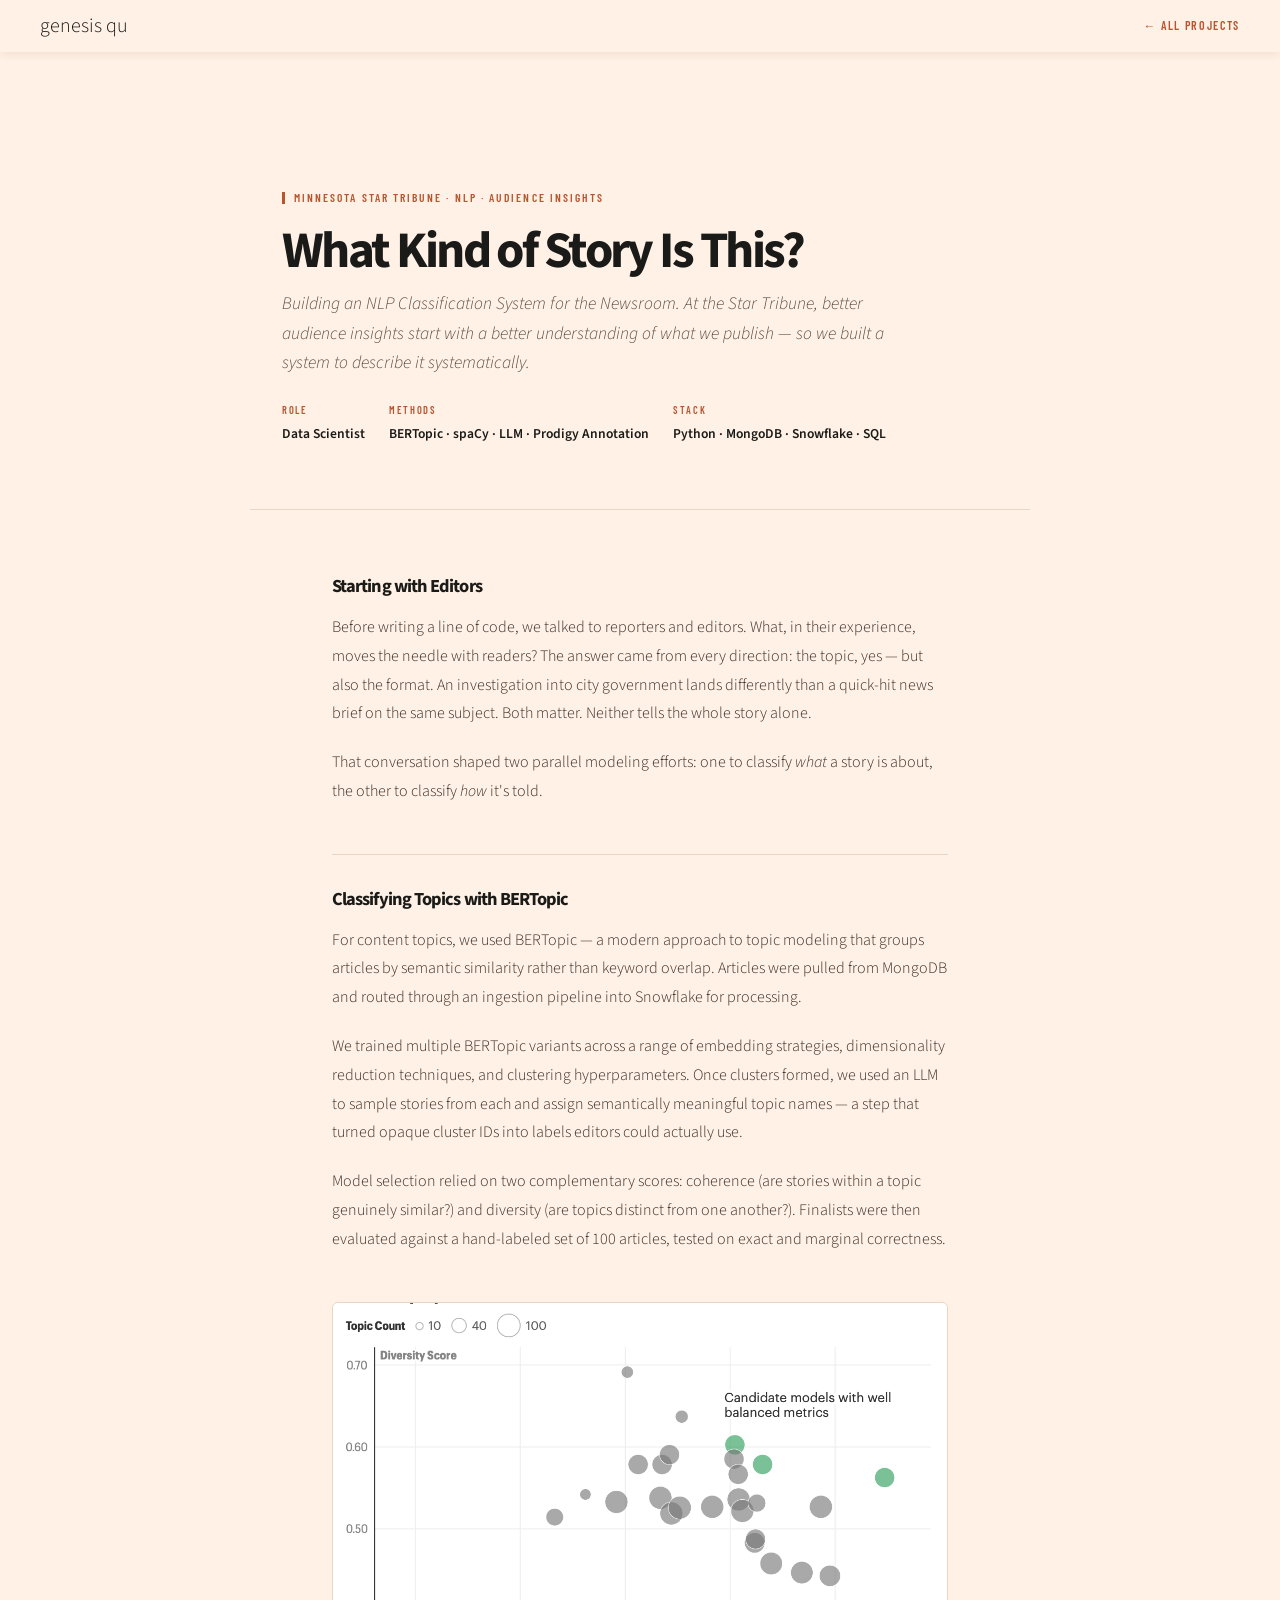
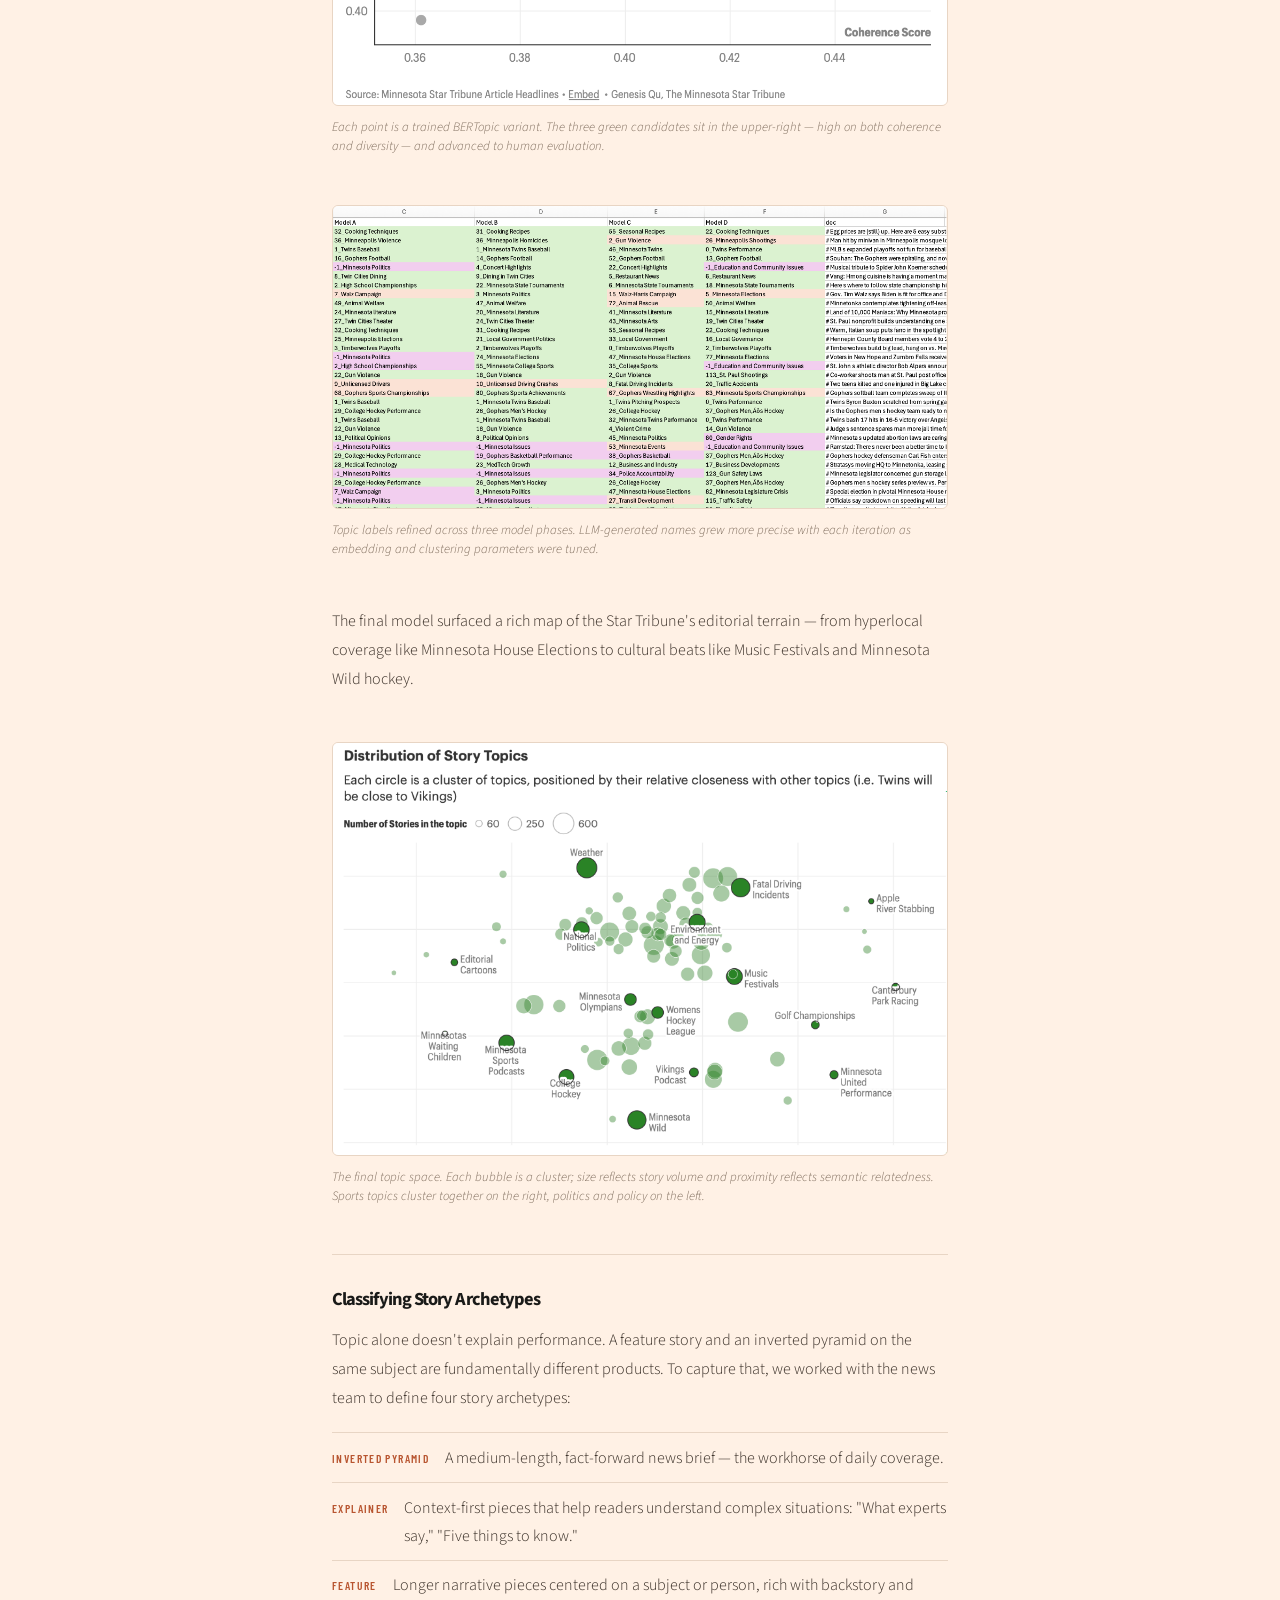
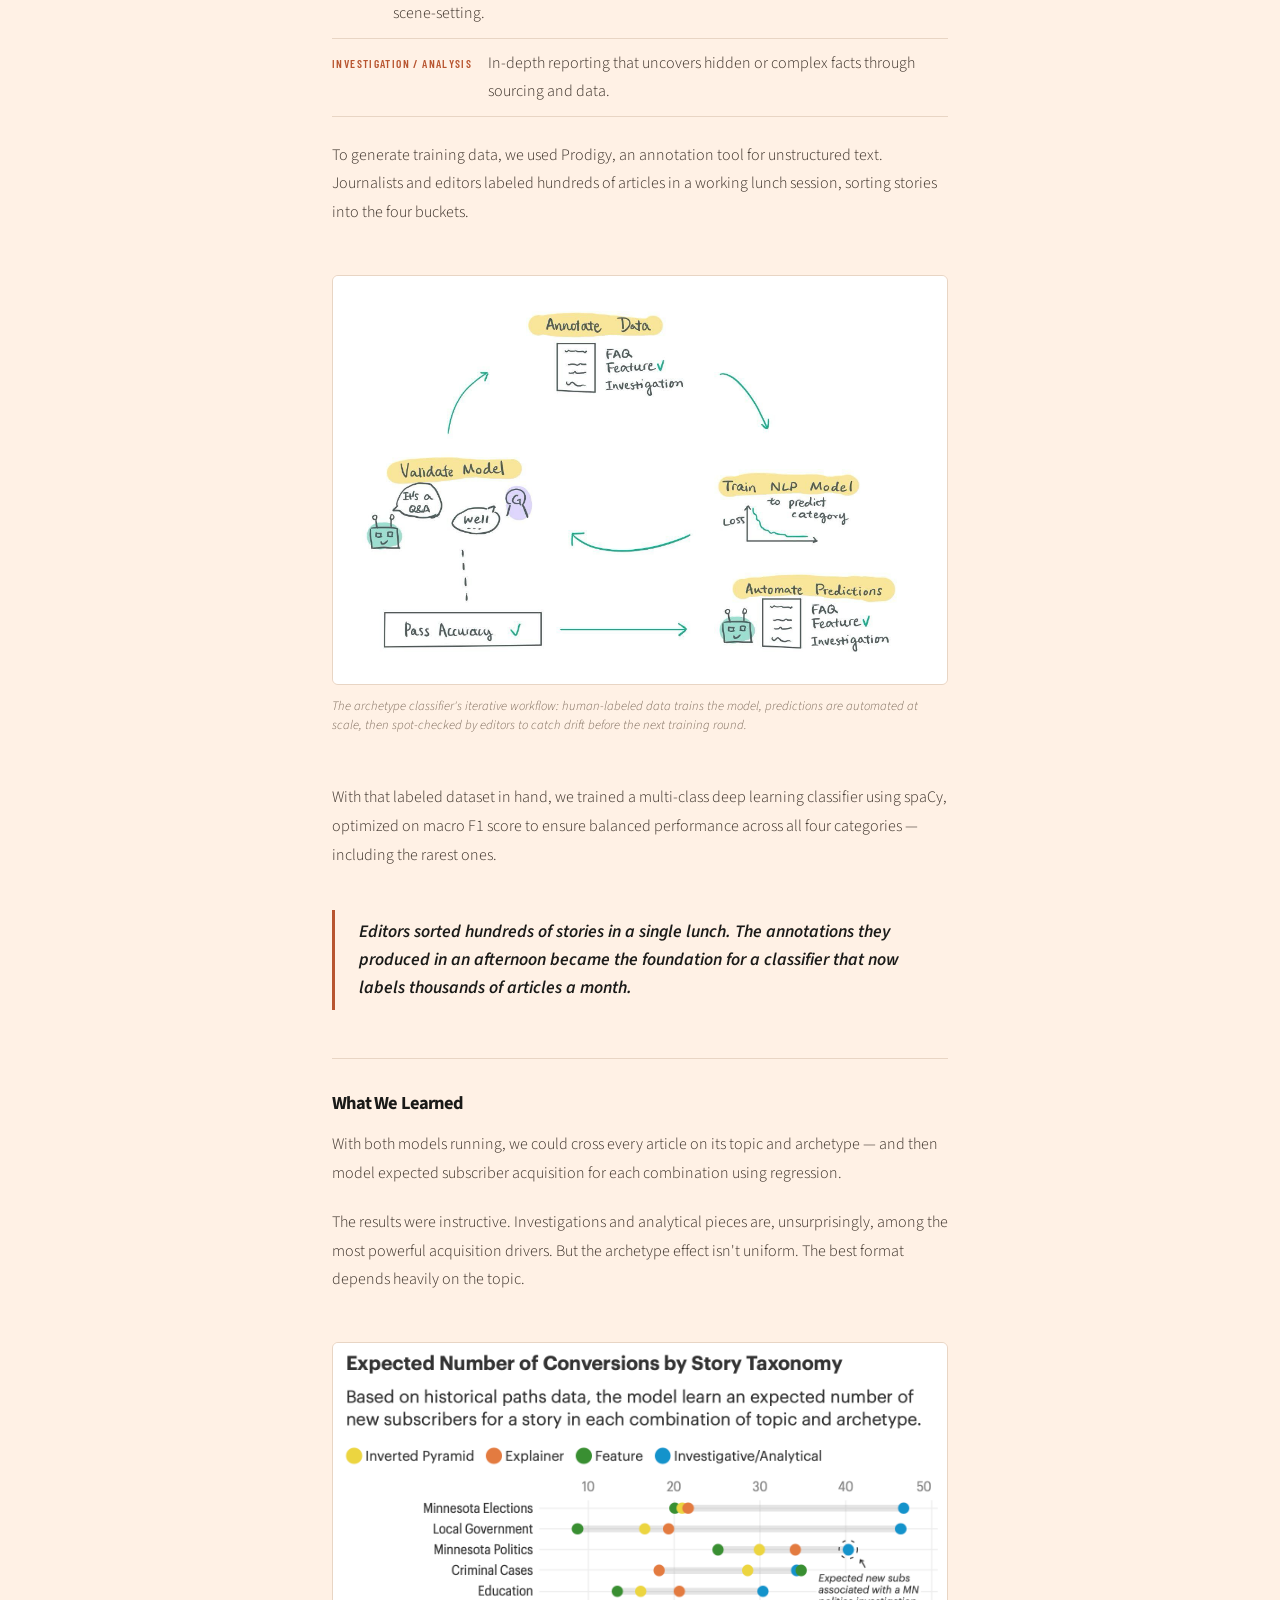
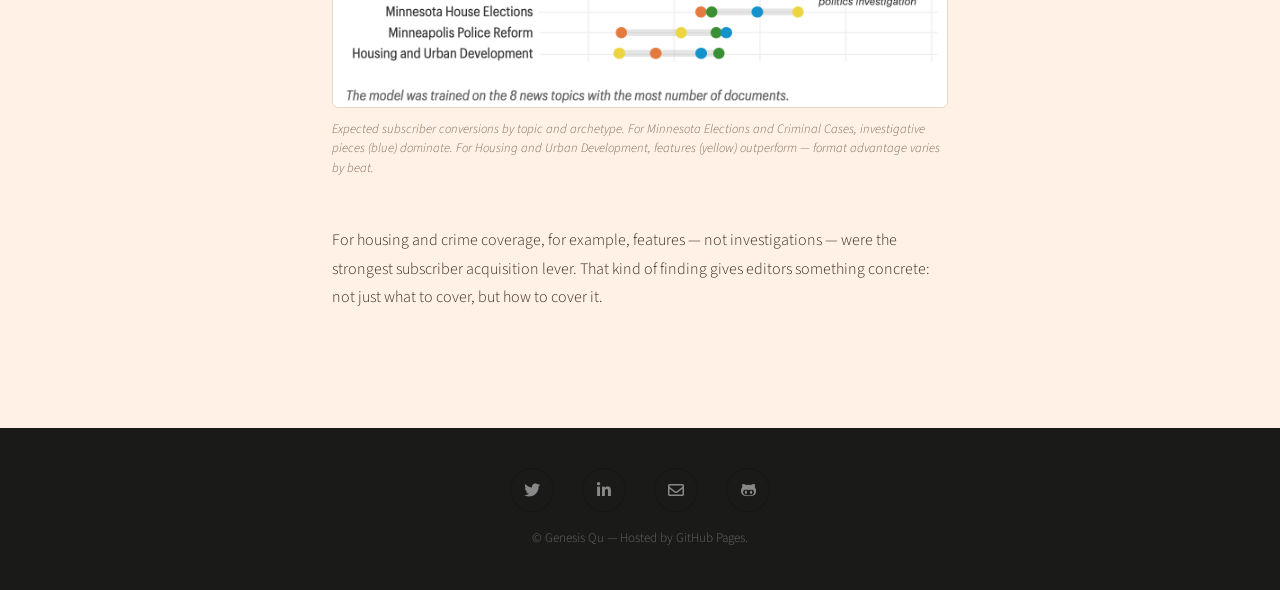
<file: projects/topic_archetypes.html>
<!DOCTYPE HTML>
<!--
    Story by HTML5 UP — customized for Genesis Qu
    html5up.net | @ajlkn | CCA 3.0 license
-->
<html>

<head>
    <title>What Kind of Story Is This? — Genesis Qu</title>
    <meta name="description"
        content="How the Minnesota Star Tribune built a two-part NLP system to classify both what stories are about and how they are told — and what that revealed about subscriber acquisition." />
    <link rel="shortcut icon" type="image/png" href="../images/bee.png" />
    <meta charset="utf-8" />
    <meta name="viewport" content="width=device-width, initial-scale=1, user-scalable=no" />
    <link rel="preconnect" href="https://fonts.googleapis.com" />
    <link rel="preconnect" href="https://fonts.gstatic.com" crossorigin />
    <link rel="stylesheet" href="https://fonts.googleapis.com/css2?family=Barlow+Condensed:wght@400;600&display=swap" />
    <link rel="stylesheet" href="../assets/css/main.css" />
    <link rel="stylesheet" href="../assets/css/custom.css" />
    <noscript>
        <link rel="stylesheet" href="../assets/css/noscript.css" />
    </noscript>

    <style>
        /* ── Case-study page overrides ── */

        .cs-nav {
            position: fixed;
            top: 0;
            left: 0;
            right: 0;
            z-index: 9999;
            background: rgba(255, 241, 229, 0.97);
            backdrop-filter: blur(10px);
            -webkit-backdrop-filter: blur(10px);
            box-shadow: 0 1px 10px rgba(80, 40, 10, 0.10);
            display: flex;
            align-items: center;
            justify-content: space-between;
            padding: 0 2.5rem;
            height: 52px;
        }

        .cs-nav .nav-brand {
            font-family: 'Source Sans Pro', sans-serif;
            font-weight: 300;
            font-size: 1.25rem;
            color: #1a1a18;
            text-decoration: none;
        }

        .cs-nav .back-link {
            font-family: 'Barlow Condensed', sans-serif;
            font-size: 0.75rem;
            font-weight: 600;
            letter-spacing: 0.14em;
            text-transform: uppercase;
            color: #b85530;
            text-decoration: none;
            border-bottom: 1px solid transparent;
            transition: border-color 0.2s;
        }

        .cs-nav .back-link:hover {
            border-bottom-color: #b85530;
        }

        body,
        #wrapper {
            background-color: #FFF1E5;
            padding-top: 52px;
        }

        /* Hero */
        .cs-hero {
            padding: 5rem 2rem 4rem;
            max-width: 780px;
            margin: 0 auto;
            border-bottom: 1px solid #e8d5c4;
        }

        .cs-hero .cs-kicker {
            font-family: 'Barlow Condensed', sans-serif;
            font-size: 0.72rem;
            font-weight: 600;
            letter-spacing: 0.18em;
            text-transform: uppercase;
            color: #b85530;
            border-left: 3px solid #b85530;
            padding-left: 0.55rem;
            display: inline-block;
            margin-bottom: 1.2rem;
            line-height: 1;
        }

        .cs-hero h1 {
            font-size: clamp(2rem, 5vw, 3.2rem);
            font-weight: 700;
            color: #1a1a18;
            line-height: 1.1;
            margin-bottom: 1.25rem;
        }

        .cs-hero .cs-dek {
            font-size: 1.1rem;
            color: #5c4e42;
            line-height: 1.7;
            max-width: 640px;
            margin-bottom: 1.5rem;
        }

        .cs-meta {
            display: flex;
            flex-wrap: wrap;
            gap: 1.5rem;
            margin-top: 1.5rem;
        }

        .cs-meta-item {
            display: flex;
            flex-direction: column;
            gap: 0.2rem;
        }

        .cs-meta-label {
            font-family: 'Barlow Condensed', sans-serif;
            font-size: 0.65rem;
            font-weight: 600;
            letter-spacing: 0.16em;
            text-transform: uppercase;
            color: #b85530;
        }

        .cs-meta-value {
            font-size: 0.85rem;
            color: #1a1a18;
            font-weight: 600;
        }

        /* Article body */
        .cs-body {
            max-width: 680px;
            margin: 0 auto;
            padding: 4rem 2rem 6rem;
        }

        .cs-body h2 {
            font-size: 1.15rem;
            font-weight: 700;
            color: #1a1a18;
            margin: 3rem 0 0.85rem;
            padding-top: 2rem;
            border-top: 1px solid #e8d5c4;
        }

        .cs-body h2:first-child {
            margin-top: 0;
            padding-top: 0;
            border-top: none;
        }

        .cs-body p {
            font-size: 1rem;
            line-height: 1.8;
            color: #3a3028;
            margin-bottom: 1.25rem;
        }

        /* Archetype list */
        .cs-body ul {
            margin: 1rem 0 1.5rem 0;
            padding: 0;
            list-style: none;
        }

        .cs-body ul li {
            font-size: 1rem;
            line-height: 1.75;
            color: #3a3028;
            padding: 0.65rem 0;
            border-bottom: 1px solid #e8d5c4;
            display: grid;
            grid-template-columns: max-content 1fr;
            gap: 1rem;
            align-items: baseline;
        }

        .cs-body ul li:first-child {
            border-top: 1px solid #e8d5c4;
        }

        .cs-body ul li strong {
            font-family: 'Barlow Condensed', sans-serif;
            font-size: 0.72rem;
            font-weight: 600;
            letter-spacing: 0.12em;
            text-transform: uppercase;
            color: #b85530;
            white-space: nowrap;
        }

        /* Figures */
        .cs-figure {
            margin: 3rem 0;
        }

        .cs-figure img {
            width: 100%;
            height: auto;
            display: block;
            border-radius: 6px;
            border: 1px solid #e8d5c4;
        }

        .cs-figure figcaption {
            margin-top: 0.75rem;
            font-size: 0.8rem;
            color: #7a6858;
            font-style: italic;
            line-height: 1.5;
        }

        /* Placeholder for missing image */
        .cs-figure-placeholder {
            background: #f5ece4;
            border: 1.5px dashed #d4b8a8;
            border-radius: 6px;
            display: flex;
            flex-direction: column;
            align-items: center;
            justify-content: center;
            min-height: 220px;
            text-align: center;
            padding: 2rem;
        }

        .cs-figure-placeholder p {
            font-family: 'Barlow Condensed', sans-serif;
            font-size: 0.75rem;
            font-weight: 600;
            letter-spacing: 0.12em;
            text-transform: uppercase;
            color: #b89080;
            margin: 0;
        }

        /* Pullquote */
        .cs-pullquote {
            border-left: 3px solid #b85530;
            margin: 2.5rem 0;
            padding: 0.5rem 0 0.5rem 1.5rem;
        }

        .cs-pullquote p {
            font-size: 1.1rem;
            font-weight: 600;
            color: #1a1a18;
            line-height: 1.6;
            font-style: italic;
            margin: 0;
        }

        /* Footer */
        .cs-footer {
            background: #1a1a18;
            padding: 2.5rem 2rem;
            text-align: center;
        }

        .cs-footer .icons {
            display: flex;
            justify-content: center;
            gap: 1rem;
            list-style: none;
            margin: 0 0 1rem;
            padding: 0;
        }

        .cs-footer .icons a {
            color: #888 !important;
            border-color: rgba(255, 255, 255, 0.12) !important;
            transition: color 0.2s, border-color 0.2s;
        }

        .cs-footer .icons a:hover {
            color: #fff !important;
            border-color: rgba(255, 255, 255, 0.4) !important;
        }

        .cs-footer p {
            color: #666;
            font-size: 0.82rem;
            margin: 0;
        }

        @media (max-width: 600px) {
            .cs-nav {
                padding: 0 1rem;
            }

            .cs-hero {
                padding: 4rem 1.25rem 3rem;
            }

            .cs-body {
                padding: 3rem 1.25rem 4rem;
            }
        }
    </style>
</head>

<body class="is-preload">

    <!-- ── Navigation ── -->
    <nav class="cs-nav">
        <a href="../index.html" class="nav-brand">genesis qu</a>
        <a href="../index.html#projects" class="back-link">&#8592; All Projects</a>
    </nav>

    <div id="wrapper">

        <!-- ── Hero ── -->
        <header class="cs-hero">
            <span class="cs-kicker">Minnesota Star Tribune · NLP · Audience Insights</span>
            <h1>What Kind of Story Is This?</h1>
            <p class="cs-dek">Building an NLP Classification System for the Newsroom. At the Star Tribune, better
                audience insights start with a better understanding of what we publish — so we built a system to
                describe it systematically.</p>
            <div class="cs-meta">
                <div class="cs-meta-item">
                    <span class="cs-meta-label">Role</span>
                    <span class="cs-meta-value">Data Scientist</span>
                </div>
                <div class="cs-meta-item">
                    <span class="cs-meta-label">Methods</span>
                    <span class="cs-meta-value">BERTopic · spaCy · LLM · Prodigy Annotation</span>
                </div>
                <div class="cs-meta-item">
                    <span class="cs-meta-label">Stack</span>
                    <span class="cs-meta-value">Python · MongoDB · Snowflake · SQL</span>
                </div>
            </div>
        </header>

        <!-- ── Article body ── -->
        <article class="cs-body">

            <h2>Starting with Editors</h2>
            <p>Before writing a line of code, we talked to reporters and editors. What, in their experience, moves the
                needle with readers? The answer came from every direction: the topic, yes — but also the format. An
                investigation into city government lands differently than a quick-hit news brief on the same subject.
                Both matter. Neither tells the whole story alone.</p>
            <p>That conversation shaped two parallel modeling efforts: one to classify <em>what</em> a story is about,
                the other to classify <em>how</em> it's told.</p>

            <h2>Classifying Topics with BERTopic</h2>
            <p>For content topics, we used BERTopic — a modern approach to topic modeling that groups articles by
                semantic similarity rather than keyword overlap. Articles were pulled from MongoDB and routed through an
                ingestion pipeline into Snowflake for processing.</p>

            <!-- <figure class="cs-figure">
                <div class="cs-figure-placeholder">
                    <p>Architecture diagram — BERTopic ingestion pipeline (coming soon)</p>
                </div>
                <figcaption>Articles flow from MongoDB through an ingestion pipeline into Snowflake, where they are
                    processed and passed to the BERTopic model.</figcaption>
            </figure> -->

            <p>We trained multiple BERTopic variants across a range of embedding strategies, dimensionality reduction
                techniques, and clustering hyperparameters. Once clusters formed, we used an LLM to sample stories from
                each and assign semantically meaningful topic names — a step that turned opaque cluster IDs into labels
                editors could actually use.</p>
            <p>Model selection relied on two complementary scores: coherence (are stories within a topic genuinely
                similar?) and diversity (are topics distinct from one another?). Finalists were then evaluated against a
                hand-labeled set of 100 articles, tested on exact and marginal correctness.</p>

            <figure class="cs-figure">
                <img src="../images/projects/topic-archetypes/diversity_coherence.png"
                    alt="Scatter plot of BERTopic model candidates plotted by coherence score on the x-axis and diversity score on the y-axis, with three well-balanced candidates highlighted in green" />
                <figcaption>Each point is a trained BERTopic variant. The three green candidates sit in the upper-right
                    — high on both coherence and diversity — and advanced to human evaluation.</figcaption>
            </figure>

            <figure class="cs-figure">
                <img src="../images/projects/topic-archetypes/model_comparison.png"
                    alt="Side-by-side table comparing topic labels generated by three model phases, showing how topic names evolved across iterations" />
                <figcaption>Topic labels refined across three model phases. LLM-generated names grew more precise with
                    each iteration as embedding and clustering parameters were tuned.</figcaption>
            </figure>

            <p>The final model surfaced a rich map of the Star Tribune's editorial terrain — from hyperlocal coverage
                like Minnesota House Elections to cultural beats like Music Festivals and Minnesota Wild hockey.</p>

            <figure class="cs-figure">
                <img src="../images/projects/topic-archetypes/topics.png"
                    alt="Bubble chart showing the distribution of story topics, where each circle represents a topic cluster, sized by number of stories and positioned by semantic relatedness" />
                <figcaption>The final topic space. Each bubble is a cluster; size reflects story volume and proximity
                    reflects semantic relatedness. Sports topics cluster together on the right, politics and policy on
                    the left.</figcaption>
            </figure>

            <h2>Classifying Story Archetypes</h2>
            <p>Topic alone doesn't explain performance. A feature story and an inverted pyramid on the same subject are
                fundamentally different products. To capture that, we worked with the news team to define four story
                archetypes:</p>

            <ul>
                <li><strong>Inverted Pyramid</strong>A medium-length, fact-forward news brief — the workhorse of daily
                    coverage.</li>
                <li><strong>Explainer</strong>Context-first pieces that help readers understand complex situations:
                    "What experts say," "Five things to know."</li>
                <li><strong>Feature</strong>Longer narrative pieces centered on a subject or person, rich with backstory
                    and scene-setting.</li>
                <li><strong>Investigation / Analysis</strong>In-depth reporting that uncovers hidden or complex facts
                    through sourcing and data.</li>
            </ul>

            <p>To generate training data, we used Prodigy, an annotation tool for unstructured text. Journalists and
                editors labeled hundreds of articles in a working lunch session, sorting stories into the four buckets.
            </p>

            <figure class="cs-figure">
                <img src="../images/projects/topic-archetypes/annotation_architecture.png"
                    alt="Hand-drawn circular diagram showing the four-stage ML workflow: annotate data, train NLP model, automate predictions, validate model" />
                <figcaption>The archetype classifier's iterative workflow: human-labeled data trains the model,
                    predictions are automated at scale, then spot-checked by editors to catch drift before the next
                    training round.</figcaption>
            </figure>

            <p>With that labeled dataset in hand, we trained a multi-class deep learning classifier using spaCy,
                optimized on macro F1 score to ensure balanced performance across all four categories — including the
                rarest ones.</p>

            <div class="cs-pullquote">
                <p>Editors sorted hundreds of stories in a single lunch. The annotations they produced in an afternoon
                    became the foundation for a classifier that now labels thousands of articles a month.</p>
            </div>

            <h2>What We Learned</h2>
            <p>With both models running, we could cross every article on its topic and archetype — and then model
                expected subscriber acquisition for each combination using regression.</p>
            <p>The results were instructive. Investigations and analytical pieces are, unsurprisingly, among the most
                powerful acquisition drivers. But the archetype effect isn't uniform. The best format depends heavily on
                the topic.</p>

            <figure class="cs-figure">
                <img src="../images/projects/topic-archetypes/model.png"
                    alt="Dot plot showing expected number of new subscriber conversions for stories broken down by topic on the y-axis and archetype shown as color-coded dots, revealing that investigative pieces on Minnesota politics are the strongest acquisition driver" />
                <figcaption>Expected subscriber conversions by topic and archetype. For Minnesota Elections and Criminal
                    Cases, investigative pieces (blue) dominate. For Housing and Urban Development, features (yellow)
                    outperform — format advantage varies by beat.</figcaption>
            </figure>

            <p>For housing and crime coverage, for example, features — not investigations — were the strongest
                subscriber acquisition lever. That kind of finding gives editors something concrete: not just what to
                cover, but how to cover it.</p>

        </article>

        <!-- ── Footer ── -->
        <footer class="cs-footer">
            <ul class="icons">
                <li><a href="https://twitter.com/QuGenesis" class="icon brands style2 fa-twitter" target="_blank"
                        rel="noopener"><span class="label">Twitter</span></a></li>
                <li><a href="https://www.linkedin.com/in/genesis-qu/" class="icon brands style2 fa-linkedin-in"
                        target="_blank" rel="noopener"><span class="label">LinkedIn</span></a></li>
                <li><a href="mailto:genesis.qu@duke.edu" class="icon style2 fa-envelope"><span
                            class="label">Email</span></a></li>
                <li><a href="https://github.com/qu-genesis" class="icon brands style2 fa-github-alt" target="_blank"
                        rel="noopener"><span class="label">GitHub</span></a></li>
            </ul>
            <p>&copy; Genesis Qu &mdash; Hosted by GitHub Pages.</p>
        </footer>

    </div>

    <!-- Scripts -->
    <script src="../assets/js/jquery.min.js"></script>
    <script src="../assets/js/jquery.scrollex.min.js"></script>
    <script src="../assets/js/jquery.scrolly.min.js"></script>
    <script src="../assets/js/browser.min.js"></script>
    <script src="../assets/js/breakpoints.min.js"></script>
    <script src="../assets/js/util.js"></script>
    <script src="../assets/js/main.js"></script>

</body>

</html>
</file>
<file: assets/css/custom.css>
/* =============================================
   Genesis Qu — Custom Portfolio Enhancements
   FT salmon background · terracotta & forest green
   ============================================= */

/* ── Palette ── */
:root {
  /* Page background: Financial Times signature salmon */
  --page-bg:       #FFF1E5;
  --nav-bg:        rgba(255,241,229,0.97);

  /* Ink */
  --ink:           #1a1a18;
  --ink-muted:     #5c4e42;

  /* Warm borders & surfaces */
  --border:        #e8d5c4;
  --surface:       #fdf5ee;

  /* Terracotta — primary accent */
  --accent:        #b85530;
  --accent-light:  #f5e0d4;
  --accent-dark:   #8a3d1f;

  /* Forest green — secondary accent */
  --green:         #2e5e35;
  --green-light:   #e4ede5;

  /* Nav */
  --nav-shadow:    0 1px 10px rgba(80,40,10,0.10);
  --card-radius:   8px;

  /* Project category colors — keep as-is (already varied + distinctive) */
  --cat-ml:        #2563eb;
  --cat-eng:       #0891b2;
  --cat-cv:        #ea580c;
  --cat-civic:     #16a34a;
  --cat-nlp:       #7c3aed;
  --cat-stats:     #c2410c;
  --cat-fullstack: #475569;

  --award-bg:      #fff8e6;
  --award-border:  #f0d070;
  --award-text:    #7a5c00;
}

/* ── Global background ── */
body,
#wrapper {
  background-color: var(--page-bg);
}

/* Cards, nav, wrappers that should be slightly off-white */
.wrapper.style1 {
  background-color: var(--page-bg) !important;
}

/* ──────────────────────────────
   STICKY NAVIGATION
────────────────────────────── */
#site-nav {
  position: fixed;
  top: 0; left: 0; right: 0;
  z-index: 9999;
  background: var(--nav-bg);
  backdrop-filter: blur(10px);
  -webkit-backdrop-filter: blur(10px);
  box-shadow: var(--nav-shadow);
  display: flex;
  align-items: center;
  justify-content: space-between;
  padding: 0 2.5rem;
  height: 52px;
  transition: transform 0.28s ease;
}

#site-nav.nav-hidden { transform: translateY(-100%); }

/* Logo: lowercase, same casual feel as "hello world" */
#site-nav .nav-brand {
  font-family: 'Source Sans Pro', sans-serif;
  font-weight: 300;
  font-size: 1.25rem;
  color: var(--ink);
  text-decoration: none;
  letter-spacing: 0.01em;
  line-height: 1;
}

#site-nav ul {
  list-style: none;
  margin: 0; padding: 0;
  display: flex;
  gap: 2rem;
}

#site-nav ul li a {
  font-size: 0.73rem;
  font-weight: 600;
  letter-spacing: 0.1em;
  text-transform: uppercase;
  color: var(--ink-muted);
  text-decoration: none;
  transition: color 0.2s;
  padding-bottom: 2px;
  border-bottom: 2px solid transparent;
}

#site-nav ul li a:hover,
#site-nav ul li a.active {
  color: var(--ink);
  border-bottom-color: var(--accent);
}

/* Push content below nav */
#wrapper { padding-top: 52px; }

/* ──────────────────────────────
   HERO
────────────────────────────── */
.banner.fullscreen {
  min-height: calc(100vh - 52px);
}

.banner .image img {
  object-fit: cover;
  object-position: center top;
  width: 100%;
  height: 100%;
}

/* Section eyebrow — left-rule label */
.section-eyebrow {
  display: inline-block;
  font-size: 0.68rem;
  font-weight: 700;
  letter-spacing: 0.18em;
  text-transform: uppercase;
  color: var(--accent);
  border-left: 3px solid var(--accent);
  padding-left: 0.55rem;
  margin-bottom: 0.85rem;
  line-height: 1;
}

/* Blinking cursor */
.typing-cursor {
  display: inline-block;
  width: 3px;
  height: 0.85em;
  background: var(--accent);
  margin-left: 4px;
  vertical-align: middle;
  animation: blink 1s step-end infinite;
}
@keyframes blink { 0%,100%{opacity:1} 50%{opacity:0} }

/* ──────────────────────────────
   TIMELINE
────────────────────────────── */
.timeline {
  position: relative;
  max-width: 800px;
  margin: 3rem auto 4rem;
  padding: 8rem 2rem 6rem;
  /* Gradient fade: text dissolves into the FT salmon background at top and bottom */
  -webkit-mask-image: linear-gradient(
    to bottom,
    transparent 0%,
    black 12%,
    black 88%,
    transparent 100%
  );
  mask-image: linear-gradient(
    to bottom,
    transparent 0%,
    black 12%,
    black 88%,
    transparent 100%
  );
}

.timeline::before {
  content: '';
  position: absolute;
  left: 50%;
  top: 0; bottom: 0;
  width: 2px;
  background: var(--border);
  transform: translateX(-50%);
}

.tl-item {
  position: relative;
  display: grid;
  grid-template-columns: 1fr 44px 1fr;
  align-items: start;
  margin-bottom: 3rem;
  opacity: 0;
  transform: translateY(18px);
  transition: opacity 0.5s ease, transform 0.5s ease;
}

.tl-item.tl-visible { opacity: 1; transform: translateY(0); }
.tl-item.tl-hidden  { opacity: 0; transform: translateY(18px); }

/* Odd: content left, dot center */
.tl-item .tl-dot     { grid-column: 2; grid-row: 1; }
.tl-item .tl-content { grid-column: 1; grid-row: 1; text-align: right; padding-right: 1.5rem; }

/* Even: dot center, content right */
.tl-item:nth-child(even) .tl-content {
  grid-column: 3;
  grid-row: 1;
  text-align: left;
  padding-left: 1.5rem;
  padding-right: 0;
}

.tl-dot {
  display: flex;
  align-items: flex-start;
  justify-content: center;
  padding-top: 0.15rem;
  z-index: 1;
}

.tl-dot span {
  display: flex;
  align-items: center;
  justify-content: center;
  width: 36px;
  height: 36px;
  border-radius: 50%;
  background: var(--accent-light);
  color: var(--accent);
  font-size: 0.85rem;
  border: 2px solid var(--page-bg);
  box-shadow: 0 0 0 2px var(--border);
  flex-shrink: 0;
}

.tl-content {
  padding: 0 0.25rem;
}

.tl-label {
  display: inline-block;
  font-size: 0.65rem;
  font-weight: 700;
  letter-spacing: 0.14em;
  text-transform: uppercase;
  color: var(--accent);
  border-left: 2px solid var(--accent);
  padding-left: 0.4rem;
  margin-bottom: 0.35rem;
  line-height: 1;
}

.tl-content h3 {
  font-size: 0.95rem;
  font-weight: 600;
  color: var(--ink);
  margin-bottom: 0.4rem;
  line-height: 1.3;
}

.tl-content p {
  font-size: 0.82rem;
  color: var(--ink-muted);
  line-height: 1.6;
  margin: 0;
}

.tl-content a { color: var(--accent); }

/* Mobile */
@media (max-width: 600px) {
  .timeline { padding: 0 1rem; }
  .timeline::before { left: 20px; transform: none; }
  .tl-item { grid-template-columns: 44px 1fr; margin-bottom: 2rem; }
  .tl-item .tl-dot,
  .tl-item:nth-child(even) .tl-dot     { grid-column: 1; }
  .tl-item .tl-content,
  .tl-item:nth-child(even) .tl-content { grid-column: 2; grid-row: 1; text-align: left; padding-left: 1rem; padding-right: 0; }
}

/* ──────────────────────────────
   PROJECTS — SECTION
────────────────────────────── */
#projects {
  padding: 5rem 2rem 0;
  max-width: 1160px;
  margin: 0 auto;
}

.projects-header {
  text-align: left;
  margin-bottom: 2rem;
  padding-bottom: 1.5rem;
  border-bottom: 1px solid var(--border);
}

.projects-header h2 {
  font-size: clamp(1.8rem, 3vw, 2.4rem);
  font-weight: 700;
  color: var(--ink);
  margin-bottom: 0.5rem;
  line-height: 1.2;
}

.projects-header p {
  color: var(--ink-muted);
  max-width: 540px;
  font-size: 0.92rem;
  line-height: 1.7;
}

/* ── Filter bar — narrow, bespoke Barlow Condensed ── */
.filter-bar {
  display: flex;
  flex-wrap: wrap;
  gap: 0.4rem;
  margin-bottom: 2.5rem;
}

.filter-btn {
  font-family: 'Barlow Condensed', sans-serif;
  font-size: 0.78rem;
  font-weight: 600;
  letter-spacing: 0.16em;
  text-transform: uppercase;
  padding: 0.38rem 1.1rem;
  border-radius: 2px;
  border: 1px solid var(--border);
  background: transparent;
  color: var(--ink-muted);
  cursor: pointer;
  transition: all 0.15s ease;
  user-select: none;
  line-height: 1.4;
}

.filter-btn:hover {
  border-color: var(--accent);
  color: var(--accent);
  background: var(--accent-light);
}

/* All button: terracotta fill when active */
.filter-btn[data-filter="all"].active {
  background: var(--accent);
  border-color: var(--accent);
  color: #fff;
}

/* Category active states — keep original card colors */
.filter-btn[data-filter="ml"].active        { background: var(--cat-ml);        border-color: var(--cat-ml);        color: #fff; }
.filter-btn[data-filter="eng"].active       { background: var(--cat-eng);       border-color: var(--cat-eng);       color: #fff; }
.filter-btn[data-filter="cv"].active        { background: var(--cat-cv);        border-color: var(--cat-cv);        color: #fff; }
.filter-btn[data-filter="civic"].active     { background: var(--cat-civic);     border-color: var(--cat-civic);     color: #fff; }
.filter-btn[data-filter="nlp"].active       { background: var(--cat-nlp);       border-color: var(--cat-nlp);       color: #fff; }
.filter-btn[data-filter="stats"].active     { background: var(--cat-stats);     border-color: var(--cat-stats);     color: #fff; }
.filter-btn[data-filter="fullstack"].active { background: var(--cat-fullstack); border-color: var(--cat-fullstack); color: #fff; }

/* ── Projects grid ── */
.projects-grid {
  display: grid;
  grid-template-columns: repeat(3, 1fr);
  gap: 1.4rem;
  padding-bottom: 5rem;
}

@media (max-width: 960px) { .projects-grid { grid-template-columns: repeat(2,1fr); } }
@media (max-width: 580px) { .projects-grid { grid-template-columns: 1fr; } #projects { padding: 3rem 1rem 0; } }

.project-card.hidden { display: none; }

/* ── Project card ── */
.project-card {
  background: #fffaf6;
  border: 1px solid var(--border);
  border-top: 4px solid var(--cat-color, var(--accent));
  border-radius: var(--card-radius);
  overflow: hidden;
  display: flex;
  flex-direction: column;
  transition: box-shadow 0.25s ease, transform 0.25s ease;
}

.project-card:hover {
  box-shadow: 0 10px 32px rgba(100,50,20,0.12);
  transform: translateY(-4px);
}

.project-card[data-cat="ml"]        { --cat-color: var(--cat-ml); }
.project-card[data-cat="eng"]       { --cat-color: var(--cat-eng); }
.project-card[data-cat="cv"]        { --cat-color: var(--cat-cv); }
.project-card[data-cat="civic"]     { --cat-color: var(--cat-civic); }
.project-card[data-cat="nlp"]       { --cat-color: var(--cat-nlp); }
.project-card[data-cat="stats"]     { --cat-color: var(--cat-stats); }
.project-card[data-cat="fullstack"] { --cat-color: var(--cat-fullstack); }

.project-card__img {
  width: 100%;
  height: 170px;
  object-fit: cover;
  display: block;
  background: var(--surface);
}

.project-card__body {
  padding: 1.1rem 1.2rem 0.8rem;
  flex: 1;
  display: flex;
  flex-direction: column;
}

.project-card__category {
  font-family: 'Barlow Condensed', sans-serif;
  font-size: 0.7rem;
  font-weight: 600;
  letter-spacing: 0.16em;
  text-transform: uppercase;
  color: var(--cat-color, var(--accent));
  margin-bottom: 0.4rem;
}

.project-card__award {
  display: inline-flex;
  align-items: center;
  gap: 0.3rem;
  background: var(--award-bg);
  color: var(--award-text);
  border: 1px solid var(--award-border);
  font-size: 0.65rem;
  font-weight: 600;
  padding: 0.22rem 0.55rem;
  border-radius: 4px;
  margin-bottom: 0.55rem;
  width: fit-content;
}
.project-card__award::before { content: '🏆'; font-size: 0.75rem; }

.project-card__title {
  font-size: 0.97rem;
  font-weight: 700;
  color: var(--ink);
  line-height: 1.35;
  margin-bottom: 0.55rem;
}

.project-card__desc {
  font-size: 0.82rem;
  color: var(--ink-muted);
  line-height: 1.65;
  flex: 1;
  margin-bottom: 0.9rem;
}

.tech-tags {
  display: flex;
  flex-wrap: wrap;
  gap: 0.35rem;
  margin-bottom: 0.9rem;
}

.tech-tag {
  font-family: 'Barlow Condensed', sans-serif;
  font-size: 0.68rem;
  font-weight: 600;
  letter-spacing: 0.06em;
  text-transform: uppercase;
  padding: 0.2rem 0.5rem;
  border-radius: 2px;
  background: var(--accent-light);
  color: var(--accent-dark);
  border: 1px solid #e0c0ae;
}

.project-card__actions {
  display: flex;
  gap: 0.5rem;
  flex-wrap: wrap;
  padding: 0.7rem 1.2rem 1rem;
  border-top: 1px solid var(--border);
}

/* Bespoke card buttons — narrow Barlow Condensed */
.card-btn {
  font-family: 'Barlow Condensed', sans-serif;
  font-size: 0.78rem;
  font-weight: 600;
  letter-spacing: 0.14em;
  text-transform: uppercase;
  padding: 0.35rem 0.9rem;
  border-radius: 2px;
  text-decoration: none;
  transition: background 0.15s, color 0.15s, border-color 0.15s;
  border: 1px solid var(--border);
  color: var(--ink-muted);
  background: transparent;
}

.card-btn:hover {
  border-color: var(--ink);
  color: var(--ink);
  background: transparent;
}

.card-btn.primary {
  background: var(--accent);
  border-color: var(--accent);
  color: #fff;
}

.card-btn.primary:hover {
  background: var(--accent-dark);
  border-color: var(--accent-dark);
}

/* ──────────────────────────────
   JOURNALISM
────────────────────────────── */
#journalism { background: var(--surface); }
.gallery article .caption h3 { font-size: 0.92rem; font-weight: 600; }

/* ──────────────────────────────
   FOOTER
────────────────────────────── */
footer.wrapper { background: var(--ink); color: #ccc; }
footer.wrapper p { color: #777; font-size: 0.82rem; }
footer.wrapper .icons a       { color: #888 !important; border-color: rgba(255,255,255,0.12) !important; transition: color 0.2s, border-color 0.2s; }
footer.wrapper .icons a:hover { color: #fff !important; border-color: rgba(255,255,255,0.4) !important; }

/* ──────────────────────────────
   UTILITY
────────────────────────────── */
.section-divider {
  border: none;
  height: 1px;
  background: linear-gradient(to right, transparent, var(--border), transparent);
  margin: 0 auto;
  max-width: 640px;
}

/* Responsive nav */
@media (max-width: 640px) {
  #site-nav { padding: 0 1rem; }
  #site-nav ul { gap: 1rem; }
  #site-nav ul li a { font-size: 0.68rem; }
}
@media (max-width: 420px) { #site-nav ul { display: none; } }
</file>
<file: assets/css/noscript.css>
/*
	Story by HTML5 UP
	html5up.net | @ajlkn
	Free for personal and commercial use under the CCA 3.0 license (html5up.net/license)
*/

/* Banner (transitions) */

	.banner.onload-content-fade-up .content {
		-moz-transition: none;
		-webkit-transition: none;
		-ms-transition: none;
		transition: none;
	}

	body.is-preload .banner.onload-content-fade-up .content {
		-moz-transform: none;
		-webkit-transform: none;
		-ms-transform: none;
		transform: none;
		opacity: 1;
	}

	.banner.onload-content-fade-down .content {
		-moz-transition: none;
		-webkit-transition: none;
		-ms-transition: none;
		transition: none;
	}

	body.is-preload .banner.onload-content-fade-down .content {
		-moz-transform: none;
		-webkit-transform: none;
		-ms-transform: none;
		transform: none;
		opacity: 1;
	}

	.banner.onload-content-fade-left .content {
		-moz-transition: none;
		-webkit-transition: none;
		-ms-transition: none;
		transition: none;
	}

	body.is-preload .banner.onload-content-fade-left .content {
		-moz-transform: none;
		-webkit-transform: none;
		-ms-transform: none;
		transform: none;
		opacity: 1;
	}

	.banner.onload-content-fade-right .content {
		-moz-transition: none;
		-webkit-transition: none;
		-ms-transition: none;
		transition: none;
	}

	body.is-preload .banner.onload-content-fade-right .content {
		-moz-transform: none;
		-webkit-transform: none;
		-ms-transform: none;
		transform: none;
		opacity: 1;
	}

	.banner.onload-content-fade-in .content {
		-moz-transition: none;
		-webkit-transition: none;
		-ms-transition: none;
		transition: none;
	}

	body.is-preload .banner.onload-content-fade-in .content {
		-moz-transform: none;
		-webkit-transform: none;
		-ms-transform: none;
		transform: none;
		opacity: 1;
	}

	.banner.onload-image-fade-up .image {
		-moz-transition: none;
		-webkit-transition: none;
		-ms-transition: none;
		transition: none;
	}

		.banner.onload-image-fade-up .image img {
			-moz-transition: none;
			-webkit-transition: none;
			-ms-transition: none;
			transition: none;
		}

	body.is-preload .banner.onload-image-fade-up .image {
		-moz-transform: none;
		-webkit-transform: none;
		-ms-transform: none;
		transform: none;
		opacity: 1;
	}

		body.is-preload .banner.onload-image-fade-up .image img {
			opacity: 1;
		}

	.banner.onload-image-fade-down .image {
		-moz-transition: none;
		-webkit-transition: none;
		-ms-transition: none;
		transition: none;
	}

		.banner.onload-image-fade-down .image img {
			-moz-transition: none;
			-webkit-transition: none;
			-ms-transition: none;
			transition: none;
		}

	body.is-preload .banner.onload-image-fade-down .image {
		-moz-transform: none;
		-webkit-transform: none;
		-ms-transform: none;
		transform: none;
		opacity: 1;
	}

		body.is-preload .banner.onload-image-fade-down .image img {
			opacity: 1;
		}

	.banner.onload-image-fade-left .image {
		-moz-transition: none;
		-webkit-transition: none;
		-ms-transition: none;
		transition: none;
	}

		.banner.onload-image-fade-left .image img {
			-moz-transition: none;
			-webkit-transition: none;
			-ms-transition: none;
			transition: none;
		}

	body.is-preload .banner.onload-image-fade-left .image {
		-moz-transform: none;
		-webkit-transform: none;
		-ms-transform: none;
		transform: none;
		opacity: 1;
	}

		body.is-preload .banner.onload-image-fade-left .image img {
			opacity: 1;
		}

	.banner.onload-image-fade-right .image {
		-moz-transition: none;
		-webkit-transition: none;
		-ms-transition: none;
		transition: none;
	}

		.banner.onload-image-fade-right .image img {
			-moz-transition: none;
			-webkit-transition: none;
			-ms-transition: none;
			transition: none;
		}

	body.is-preload .banner.onload-image-fade-right .image {
		-moz-transform: none;
		-webkit-transform: none;
		-ms-transform: none;
		transform: none;
		opacity: 1;
	}

		body.is-preload .banner.onload-image-fade-right .image img {
			opacity: 1;
		}

	.banner.onload-image-fade-in .image img {
		-moz-transition: none;
		-webkit-transition: none;
		-ms-transition: none;
		transition: none;
	}

	body.is-preload .banner.onload-image-fade-in .image img {
		opacity: 1;
	}

	.banner.onscroll-content-fade-up .content {
		-moz-transition: none;
		-webkit-transition: none;
		-ms-transition: none;
		transition: none;
	}

	.banner.onscroll-content-fade-up.is-inactive .content {
		-moz-transform: none;
		-webkit-transform: none;
		-ms-transform: none;
		transform: none;
		opacity: 1;
	}

	.banner.onscroll-content-fade-down .content {
		-moz-transition: none;
		-webkit-transition: none;
		-ms-transition: none;
		transition: none;
	}

	.banner.onscroll-content-fade-down.is-inactive .content {
		-moz-transform: none;
		-webkit-transform: none;
		-ms-transform: none;
		transform: none;
		opacity: 1;
	}

	.banner.onscroll-content-fade-left .content {
		-moz-transition: none;
		-webkit-transition: none;
		-ms-transition: none;
		transition: none;
	}

	.banner.onscroll-content-fade-left.is-inactive .content {
		-moz-transform: none;
		-webkit-transform: none;
		-ms-transform: none;
		transform: none;
		opacity: 1;
	}

	.banner.onscroll-content-fade-right .content {
		-moz-transition: none;
		-webkit-transition: none;
		-ms-transition: none;
		transition: none;
	}

	.banner.onscroll-content-fade-right.is-inactive .content {
		-moz-transform: none;
		-webkit-transform: none;
		-ms-transform: none;
		transform: none;
		opacity: 1;
	}

	.banner.onscroll-content-fade-in .content {
		-moz-transition: none;
		-webkit-transition: none;
		-ms-transition: none;
		transition: none;
	}

	.banner.onscroll-content-fade-in.is-inactive .content {
		-moz-transform: none;
		-webkit-transform: none;
		-ms-transform: none;
		transform: none;
		opacity: 1;
	}

	.banner.onscroll-image-fade-up .image {
		-moz-transition: none;
		-webkit-transition: none;
		-ms-transition: none;
		transition: none;
	}

		.banner.onscroll-image-fade-up .image img {
			-moz-transition: none;
			-webkit-transition: none;
			-ms-transition: none;
			transition: none;
		}

	.banner.onscroll-image-fade-up.is-inactive .image {
		-moz-transform: none;
		-webkit-transform: none;
		-ms-transform: none;
		transform: none;
		opacity: 1;
	}

		.banner.onscroll-image-fade-up.is-inactive .image img {
			opacity: 1;
		}

	.banner.onscroll-image-fade-down .image {
		-moz-transition: none;
		-webkit-transition: none;
		-ms-transition: none;
		transition: none;
	}

		.banner.onscroll-image-fade-down .image img {
			-moz-transition: none;
			-webkit-transition: none;
			-ms-transition: none;
			transition: none;
		}

	.banner.onscroll-image-fade-down.is-inactive .image {
		-moz-transform: none;
		-webkit-transform: none;
		-ms-transform: none;
		transform: none;
		opacity: 1;
	}

		.banner.onscroll-image-fade-down.is-inactive .image img {
			opacity: 1;
		}

	.banner.onscroll-image-fade-left .image {
		-moz-transition: none;
		-webkit-transition: none;
		-ms-transition: none;
		transition: none;
	}

		.banner.onscroll-image-fade-left .image img {
			-moz-transition: none;
			-webkit-transition: none;
			-ms-transition: none;
			transition: none;
		}

	.banner.onscroll-image-fade-left.is-inactive .image {
		-moz-transform: none;
		-webkit-transform: none;
		-ms-transform: none;
		transform: none;
		opacity: 1;
	}

		.banner.onscroll-image-fade-left.is-inactive .image img {
			opacity: 1;
		}

	.banner.onscroll-image-fade-right .image {
		-moz-transition: none;
		-webkit-transition: none;
		-ms-transition: none;
		transition: none;
	}

		.banner.onscroll-image-fade-right .image img {
			-moz-transition: none;
			-webkit-transition: none;
			-ms-transition: none;
			transition: none;
		}

	.banner.onscroll-image-fade-right.is-inactive .image {
		-moz-transform: none;
		-webkit-transform: none;
		-ms-transform: none;
		transform: none;
		opacity: 1;
	}

		.banner.onscroll-image-fade-right.is-inactive .image img {
			opacity: 1;
		}

	.banner.onscroll-image-fade-in .image img {
		-moz-transition: none;
		-webkit-transition: none;
		-ms-transition: none;
		transition: none;
	}

	.banner.onscroll-image-fade-in.is-inactive .image img {
		opacity: 1;
	}
</file>
<file: assets/css/main.css>
@import url(fontawesome-all.min.css);
@import url("https://fonts.googleapis.com/css?family=Source+Sans+Pro:300,300i,400,400i");

/*
	Story by HTML5 UP
	html5up.net | @ajlkn
	Free for personal and commercial use under the CCA 3.0 license (html5up.net/license)
*/

html, body, div, span, applet, object,
iframe, h1, h2, h3, h4, h5, h6, p, blockquote,
pre, a, abbr, acronym, address, big, cite,
code, del, dfn, em, img, ins, kbd, q, s, samp,
small, strike, strong, sub, sup, tt, var, b,
u, i, center, dl, dt, dd, ol, ul, li, fieldset,
form, label, legend, table, caption, tbody,
tfoot, thead, tr, th, td, article, aside,
canvas, details, embed, figure, figcaption,
footer, header, hgroup, menu, nav, output, ruby,
section, summary, time, mark, audio, video {
	margin: 0;
	padding: 0;
	border: 0;
	font-size: 100%;
	font: inherit;
	vertical-align: baseline;}

article, aside, details, figcaption, figure,
footer, header, hgroup, menu, nav, section {
	display: block;}

body {
	line-height: 1;
}

ol, ul {
	list-style: none;
}

blockquote, q {
	quotes: none;
}

	blockquote:before, blockquote:after, q:before, q:after {
		content: '';
		content: none;
	}

table {
	border-collapse: collapse;
	border-spacing: 0;
}

body {
	-webkit-text-size-adjust: none;
}

mark {
	background-color: transparent;
	color: inherit;
}

input::-moz-focus-inner {
	border: 0;
	padding: 0;
}

input, select, textarea {
	-moz-appearance: none;
	-webkit-appearance: none;
	-ms-appearance: none;
	appearance: none;
}

/* Basic */

	@-ms-viewport {
		width: device-width;
	}

	body {
		-ms-overflow-style: scrollbar;
	}

	@media screen and (max-width: 480px) {

		html, body {
			min-width: 320px;
		}

	}

	html {
		box-sizing: border-box;
	}

	*, *:before, *:after {
		box-sizing: inherit;
	}

	body {
		background: #ffffff;
	}

		body.is-preload *, body.is-preload *:before, body.is-preload *:after {
			-moz-animation: none !important;
			-webkit-animation: none !important;
			-ms-animation: none !important;
			animation: none !important;
			-moz-transition: none !important;
			-webkit-transition: none !important;
			-ms-transition: none !important;
			transition: none !important;
		}

/* Type */

	html {
		font-size: 18pt;
	}

		@media screen and (max-width: 1680px) {

			html {
				font-size: 14pt;
			}

		}

		@media screen and (max-width: 1280px) {

			html {
				font-size: 12pt;
			}

		}

		@media screen and (max-width: 736px) {

			html {
				font-size: 11pt;
			}

		}

		@media screen and (max-width: 360px) {

			html {
				font-size: 10pt;
			}

		}

	body {
		background-color: #ffffff;
		color: #000000;
	}

	body, input, select, textarea {
		font-family: "Source Sans Pro", Helvetica, sans-serif;
		font-size: 1rem;
		font-weight: 300;
		line-height: 1.65;
	}

	a {
		-moz-transition: color 0.2s ease-in-out;
		-webkit-transition: color 0.2s ease-in-out;
		-ms-transition: color 0.2s ease-in-out;
		transition: color 0.2s ease-in-out;
		text-decoration: underline;
	}

		a:hover {
			text-decoration: none;
		}

	strong, b {
		font-weight: 400;
	}

	em, i {
		font-style: italic;
	}

	p {
		margin: 0 0 2rem 0;
	}

		p.major {
			font-size: 1.25rem;
		}

	h1, h2, h3, h4, h5, h6 {
		font-weight: 300;
		line-height: 1.375;
		letter-spacing: -0.05em;
		margin: 0 0 1rem 0;
	}

		h1 a, h2 a, h3 a, h4 a, h5 a, h6 a {
			color: inherit;
			text-decoration: none;
		}

	h1 {
		font-size: 3.5rem;
		line-height: 1.2;
	}

	h2 {
		font-size: 2.25rem;
	}

	h3 {
		font-size: 1.5rem;
	}

	h4 {
		font-size: 1.1rem;
	}

	h5 {
		font-size: 0.9rem;
	}

	h6 {
		font-size: 0.7rem;
	}

	sub {
		font-size: 0.8rem;
		position: relative;
		top: 0.5rem;
	}

	sup {
		font-size: 0.8rem;
		position: relative;
		top: -0.5rem;
	}

	blockquote {
		border-left: solid 4px;
		font-style: italic;
		margin: 0 0 2rem 0;
		padding: 0.5rem 0 0.5rem 2rem;
	}

	code {
		border-radius: 4px;
		font-family: "Courier New", monospace;
		font-size: 0.9em;
		margin: 0 0.25rem;
		padding: 0.25rem 0.325rem;
	}

	pre {
		-webkit-overflow-scrolling: touch;
		font-family: "Courier New", monospace;
		font-size: 0.9em;
		margin: 0 0 2rem 0;
	}

		pre code {
			display: block;
			line-height: 1.5;
			padding: 0.75rem 1rem;
			overflow-x: auto;
		}

	hr {
		border: 0;
		border-bottom: solid 1px;
		margin: 2.5rem 0;
	}

		hr.major {
			margin: 3.5rem 0;
		}

	.align-left {
		text-align: left;
	}

	.align-center {
		text-align: center;
	}

	.align-right {
		text-align: right;
	}

	@media screen and (max-width: 736px) {

		p.major {
			font-size: 1.1rem;
		}

		h1 {
			font-size: 2.5rem;
		}

		h2 {
			font-size: 2rem;
		}

		h3 {
			font-size: 1.25rem;
		}

		h4 {
			font-size: 1rem;
		}

	}

	input, select, textarea {
		color: #000000;
	}

	a {
		color: #000000;
	}

		a:hover {
			color: #47D3E5;
		}

	strong, b {
		color: #000000;
	}

	h1, h2, h3, h4, h5, h6 {
		color: #000000;
	}

	blockquote {
		border-left-color: rgba(0, 0, 0, 0.2);
	}

	code {
		background: rgba(0, 0, 0, 0.05);
		border-color: rgba(0, 0, 0, 0.2);
	}

	hr {
		border-bottom-color: rgba(0, 0, 0, 0.2);
	}

/* Row */

	.row {
		display: flex;
		flex-wrap: wrap;
		box-sizing: border-box;
		align-items: stretch;
	}

		.row > * {
			box-sizing: border-box;
		}

		.row.gtr-uniform > * > :last-child {
			margin-bottom: 0;
		}

		.row.aln-left {
			justify-content: flex-start;
		}

		.row.aln-center {
			justify-content: center;
		}

		.row.aln-right {
			justify-content: flex-end;
		}

		.row.aln-top {
			align-items: flex-start;
		}

		.row.aln-middle {
			align-items: center;
		}

		.row.aln-bottom {
			align-items: flex-end;
		}

		.row > .imp {
			order: -1;
		}

		.row > .col-1 {
			width: 8.33333%;
		}

		.row > .off-1 {
			margin-left: 8.33333%;
		}

		.row > .col-2 {
			width: 16.66667%;
		}

		.row > .off-2 {
			margin-left: 16.66667%;
		}

		.row > .col-3 {
			width: 25%;
		}

		.row > .off-3 {
			margin-left: 25%;
		}

		.row > .col-4 {
			width: 33.33333%;
		}

		.row > .off-4 {
			margin-left: 33.33333%;
		}

		.row > .col-5 {
			width: 41.66667%;
		}

		.row > .off-5 {
			margin-left: 41.66667%;
		}

		.row > .col-6 {
			width: 50%;
		}

		.row > .off-6 {
			margin-left: 50%;
		}

		.row > .col-7 {
			width: 58.33333%;
		}

		.row > .off-7 {
			margin-left: 58.33333%;
		}

		.row > .col-8 {
			width: 66.66667%;
		}

		.row > .off-8 {
			margin-left: 66.66667%;
		}

		.row > .col-9 {
			width: 75%;
		}

		.row > .off-9 {
			margin-left: 75%;
		}

		.row > .col-10 {
			width: 83.33333%;
		}

		.row > .off-10 {
			margin-left: 83.33333%;
		}

		.row > .col-11 {
			width: 91.66667%;
		}

		.row > .off-11 {
			margin-left: 91.66667%;
		}

		.row > .col-12 {
			width: 100%;
		}

		.row > .off-12 {
			margin-left: 100%;
		}

		.row.gtr-0 {
			margin-top: 0;
			margin-left: 0rem;
		}

			.row.gtr-0 > * {
				padding: 0 0 0 0rem;
			}

			.row.gtr-0.gtr-uniform {
				margin-top: 0rem;
			}

				.row.gtr-0.gtr-uniform > * {
					padding-top: 0rem;
				}

		.row.gtr-25 {
			margin-top: 0;
			margin-left: -0.5rem;
		}

			.row.gtr-25 > * {
				padding: 0 0 0 0.5rem;
			}

			.row.gtr-25.gtr-uniform {
				margin-top: -0.5rem;
			}

				.row.gtr-25.gtr-uniform > * {
					padding-top: 0.5rem;
				}

		.row.gtr-50 {
			margin-top: 0;
			margin-left: -1rem;
		}

			.row.gtr-50 > * {
				padding: 0 0 0 1rem;
			}

			.row.gtr-50.gtr-uniform {
				margin-top: -1rem;
			}

				.row.gtr-50.gtr-uniform > * {
					padding-top: 1rem;
				}

		.row {
			margin-top: 0;
			margin-left: -2rem;
		}

			.row > * {
				padding: 0 0 0 2rem;
			}

			.row.gtr-uniform {
				margin-top: -2rem;
			}

				.row.gtr-uniform > * {
					padding-top: 2rem;
				}

		.row.gtr-150 {
			margin-top: 0;
			margin-left: -3rem;
		}

			.row.gtr-150 > * {
				padding: 0 0 0 3rem;
			}

			.row.gtr-150.gtr-uniform {
				margin-top: -3rem;
			}

				.row.gtr-150.gtr-uniform > * {
					padding-top: 3rem;
				}

		.row.gtr-200 {
			margin-top: 0;
			margin-left: -4rem;
		}

			.row.gtr-200 > * {
				padding: 0 0 0 4rem;
			}

			.row.gtr-200.gtr-uniform {
				margin-top: -4rem;
			}

				.row.gtr-200.gtr-uniform > * {
					padding-top: 4rem;
				}

		@media screen and (max-width: 1680px) {

			.row {
				display: flex;
				flex-wrap: wrap;
				box-sizing: border-box;
				align-items: stretch;
			}

				.row > * {
					box-sizing: border-box;
				}

				.row.gtr-uniform > * > :last-child {
					margin-bottom: 0;
				}

				.row.aln-left {
					justify-content: flex-start;
				}

				.row.aln-center {
					justify-content: center;
				}

				.row.aln-right {
					justify-content: flex-end;
				}

				.row.aln-top {
					align-items: flex-start;
				}

				.row.aln-middle {
					align-items: center;
				}

				.row.aln-bottom {
					align-items: flex-end;
				}

				.row > .imp-xlarge {
					order: -1;
				}

				.row > .col-1-xlarge {
					width: 8.33333%;
				}

				.row > .off-1-xlarge {
					margin-left: 8.33333%;
				}

				.row > .col-2-xlarge {
					width: 16.66667%;
				}

				.row > .off-2-xlarge {
					margin-left: 16.66667%;
				}

				.row > .col-3-xlarge {
					width: 25%;
				}

				.row > .off-3-xlarge {
					margin-left: 25%;
				}

				.row > .col-4-xlarge {
					width: 33.33333%;
				}

				.row > .off-4-xlarge {
					margin-left: 33.33333%;
				}

				.row > .col-5-xlarge {
					width: 41.66667%;
				}

				.row > .off-5-xlarge {
					margin-left: 41.66667%;
				}

				.row > .col-6-xlarge {
					width: 50%;
				}

				.row > .off-6-xlarge {
					margin-left: 50%;
				}

				.row > .col-7-xlarge {
					width: 58.33333%;
				}

				.row > .off-7-xlarge {
					margin-left: 58.33333%;
				}

				.row > .col-8-xlarge {
					width: 66.66667%;
				}

				.row > .off-8-xlarge {
					margin-left: 66.66667%;
				}

				.row > .col-9-xlarge {
					width: 75%;
				}

				.row > .off-9-xlarge {
					margin-left: 75%;
				}

				.row > .col-10-xlarge {
					width: 83.33333%;
				}

				.row > .off-10-xlarge {
					margin-left: 83.33333%;
				}

				.row > .col-11-xlarge {
					width: 91.66667%;
				}

				.row > .off-11-xlarge {
					margin-left: 91.66667%;
				}

				.row > .col-12-xlarge {
					width: 100%;
				}

				.row > .off-12-xlarge {
					margin-left: 100%;
				}

				.row.gtr-0 {
					margin-top: 0;
					margin-left: 0rem;
				}

					.row.gtr-0 > * {
						padding: 0 0 0 0rem;
					}

					.row.gtr-0.gtr-uniform {
						margin-top: 0rem;
					}

						.row.gtr-0.gtr-uniform > * {
							padding-top: 0rem;
						}

				.row.gtr-25 {
					margin-top: 0;
					margin-left: -0.5rem;
				}

					.row.gtr-25 > * {
						padding: 0 0 0 0.5rem;
					}

					.row.gtr-25.gtr-uniform {
						margin-top: -0.5rem;
					}

						.row.gtr-25.gtr-uniform > * {
							padding-top: 0.5rem;
						}

				.row.gtr-50 {
					margin-top: 0;
					margin-left: -1rem;
				}

					.row.gtr-50 > * {
						padding: 0 0 0 1rem;
					}

					.row.gtr-50.gtr-uniform {
						margin-top: -1rem;
					}

						.row.gtr-50.gtr-uniform > * {
							padding-top: 1rem;
						}

				.row {
					margin-top: 0;
					margin-left: -2rem;
				}

					.row > * {
						padding: 0 0 0 2rem;
					}

					.row.gtr-uniform {
						margin-top: -2rem;
					}

						.row.gtr-uniform > * {
							padding-top: 2rem;
						}

				.row.gtr-150 {
					margin-top: 0;
					margin-left: -3rem;
				}

					.row.gtr-150 > * {
						padding: 0 0 0 3rem;
					}

					.row.gtr-150.gtr-uniform {
						margin-top: -3rem;
					}

						.row.gtr-150.gtr-uniform > * {
							padding-top: 3rem;
						}

				.row.gtr-200 {
					margin-top: 0;
					margin-left: -4rem;
				}

					.row.gtr-200 > * {
						padding: 0 0 0 4rem;
					}

					.row.gtr-200.gtr-uniform {
						margin-top: -4rem;
					}

						.row.gtr-200.gtr-uniform > * {
							padding-top: 4rem;
						}

		}

		@media screen and (max-width: 1280px) {

			.row {
				display: flex;
				flex-wrap: wrap;
				box-sizing: border-box;
				align-items: stretch;
			}

				.row > * {
					box-sizing: border-box;
				}

				.row.gtr-uniform > * > :last-child {
					margin-bottom: 0;
				}

				.row.aln-left {
					justify-content: flex-start;
				}

				.row.aln-center {
					justify-content: center;
				}

				.row.aln-right {
					justify-content: flex-end;
				}

				.row.aln-top {
					align-items: flex-start;
				}

				.row.aln-middle {
					align-items: center;
				}

				.row.aln-bottom {
					align-items: flex-end;
				}

				.row > .imp-large {
					order: -1;
				}

				.row > .col-1-large {
					width: 8.33333%;
				}

				.row > .off-1-large {
					margin-left: 8.33333%;
				}

				.row > .col-2-large {
					width: 16.66667%;
				}

				.row > .off-2-large {
					margin-left: 16.66667%;
				}

				.row > .col-3-large {
					width: 25%;
				}

				.row > .off-3-large {
					margin-left: 25%;
				}

				.row > .col-4-large {
					width: 33.33333%;
				}

				.row > .off-4-large {
					margin-left: 33.33333%;
				}

				.row > .col-5-large {
					width: 41.66667%;
				}

				.row > .off-5-large {
					margin-left: 41.66667%;
				}

				.row > .col-6-large {
					width: 50%;
				}

				.row > .off-6-large {
					margin-left: 50%;
				}

				.row > .col-7-large {
					width: 58.33333%;
				}

				.row > .off-7-large {
					margin-left: 58.33333%;
				}

				.row > .col-8-large {
					width: 66.66667%;
				}

				.row > .off-8-large {
					margin-left: 66.66667%;
				}

				.row > .col-9-large {
					width: 75%;
				}

				.row > .off-9-large {
					margin-left: 75%;
				}

				.row > .col-10-large {
					width: 83.33333%;
				}

				.row > .off-10-large {
					margin-left: 83.33333%;
				}

				.row > .col-11-large {
					width: 91.66667%;
				}

				.row > .off-11-large {
					margin-left: 91.66667%;
				}

				.row > .col-12-large {
					width: 100%;
				}

				.row > .off-12-large {
					margin-left: 100%;
				}

				.row.gtr-0 {
					margin-top: 0;
					margin-left: 0rem;
				}

					.row.gtr-0 > * {
						padding: 0 0 0 0rem;
					}

					.row.gtr-0.gtr-uniform {
						margin-top: 0rem;
					}

						.row.gtr-0.gtr-uniform > * {
							padding-top: 0rem;
						}

				.row.gtr-25 {
					margin-top: 0;
					margin-left: -0.5rem;
				}

					.row.gtr-25 > * {
						padding: 0 0 0 0.5rem;
					}

					.row.gtr-25.gtr-uniform {
						margin-top: -0.5rem;
					}

						.row.gtr-25.gtr-uniform > * {
							padding-top: 0.5rem;
						}

				.row.gtr-50 {
					margin-top: 0;
					margin-left: -1rem;
				}

					.row.gtr-50 > * {
						padding: 0 0 0 1rem;
					}

					.row.gtr-50.gtr-uniform {
						margin-top: -1rem;
					}

						.row.gtr-50.gtr-uniform > * {
							padding-top: 1rem;
						}

				.row {
					margin-top: 0;
					margin-left: -2rem;
				}

					.row > * {
						padding: 0 0 0 2rem;
					}

					.row.gtr-uniform {
						margin-top: -2rem;
					}

						.row.gtr-uniform > * {
							padding-top: 2rem;
						}

				.row.gtr-150 {
					margin-top: 0;
					margin-left: -3rem;
				}

					.row.gtr-150 > * {
						padding: 0 0 0 3rem;
					}

					.row.gtr-150.gtr-uniform {
						margin-top: -3rem;
					}

						.row.gtr-150.gtr-uniform > * {
							padding-top: 3rem;
						}

				.row.gtr-200 {
					margin-top: 0;
					margin-left: -4rem;
				}

					.row.gtr-200 > * {
						padding: 0 0 0 4rem;
					}

					.row.gtr-200.gtr-uniform {
						margin-top: -4rem;
					}

						.row.gtr-200.gtr-uniform > * {
							padding-top: 4rem;
						}

		}

		@media screen and (max-width: 980px) {

			.row {
				display: flex;
				flex-wrap: wrap;
				box-sizing: border-box;
				align-items: stretch;
			}

				.row > * {
					box-sizing: border-box;
				}

				.row.gtr-uniform > * > :last-child {
					margin-bottom: 0;
				}

				.row.aln-left {
					justify-content: flex-start;
				}

				.row.aln-center {
					justify-content: center;
				}

				.row.aln-right {
					justify-content: flex-end;
				}

				.row.aln-top {
					align-items: flex-start;
				}

				.row.aln-middle {
					align-items: center;
				}

				.row.aln-bottom {
					align-items: flex-end;
				}

				.row > .imp-medium {
					order: -1;
				}

				.row > .col-1-medium {
					width: 8.33333%;
				}

				.row > .off-1-medium {
					margin-left: 8.33333%;
				}

				.row > .col-2-medium {
					width: 16.66667%;
				}

				.row > .off-2-medium {
					margin-left: 16.66667%;
				}

				.row > .col-3-medium {
					width: 25%;
				}

				.row > .off-3-medium {
					margin-left: 25%;
				}

				.row > .col-4-medium {
					width: 33.33333%;
				}

				.row > .off-4-medium {
					margin-left: 33.33333%;
				}

				.row > .col-5-medium {
					width: 41.66667%;
				}

				.row > .off-5-medium {
					margin-left: 41.66667%;
				}

				.row > .col-6-medium {
					width: 50%;
				}

				.row > .off-6-medium {
					margin-left: 50%;
				}

				.row > .col-7-medium {
					width: 58.33333%;
				}

				.row > .off-7-medium {
					margin-left: 58.33333%;
				}

				.row > .col-8-medium {
					width: 66.66667%;
				}

				.row > .off-8-medium {
					margin-left: 66.66667%;
				}

				.row > .col-9-medium {
					width: 75%;
				}

				.row > .off-9-medium {
					margin-left: 75%;
				}

				.row > .col-10-medium {
					width: 83.33333%;
				}

				.row > .off-10-medium {
					margin-left: 83.33333%;
				}

				.row > .col-11-medium {
					width: 91.66667%;
				}

				.row > .off-11-medium {
					margin-left: 91.66667%;
				}

				.row > .col-12-medium {
					width: 100%;
				}

				.row > .off-12-medium {
					margin-left: 100%;
				}

				.row.gtr-0 {
					margin-top: 0;
					margin-left: 0rem;
				}

					.row.gtr-0 > * {
						padding: 0 0 0 0rem;
					}

					.row.gtr-0.gtr-uniform {
						margin-top: 0rem;
					}

						.row.gtr-0.gtr-uniform > * {
							padding-top: 0rem;
						}

				.row.gtr-25 {
					margin-top: 0;
					margin-left: -0.5rem;
				}

					.row.gtr-25 > * {
						padding: 0 0 0 0.5rem;
					}

					.row.gtr-25.gtr-uniform {
						margin-top: -0.5rem;
					}

						.row.gtr-25.gtr-uniform > * {
							padding-top: 0.5rem;
						}

				.row.gtr-50 {
					margin-top: 0;
					margin-left: -1rem;
				}

					.row.gtr-50 > * {
						padding: 0 0 0 1rem;
					}

					.row.gtr-50.gtr-uniform {
						margin-top: -1rem;
					}

						.row.gtr-50.gtr-uniform > * {
							padding-top: 1rem;
						}

				.row {
					margin-top: 0;
					margin-left: -2rem;
				}

					.row > * {
						padding: 0 0 0 2rem;
					}

					.row.gtr-uniform {
						margin-top: -2rem;
					}

						.row.gtr-uniform > * {
							padding-top: 2rem;
						}

				.row.gtr-150 {
					margin-top: 0;
					margin-left: -3rem;
				}

					.row.gtr-150 > * {
						padding: 0 0 0 3rem;
					}

					.row.gtr-150.gtr-uniform {
						margin-top: -3rem;
					}

						.row.gtr-150.gtr-uniform > * {
							padding-top: 3rem;
						}

				.row.gtr-200 {
					margin-top: 0;
					margin-left: -4rem;
				}

					.row.gtr-200 > * {
						padding: 0 0 0 4rem;
					}

					.row.gtr-200.gtr-uniform {
						margin-top: -4rem;
					}

						.row.gtr-200.gtr-uniform > * {
							padding-top: 4rem;
						}

		}

		@media screen and (max-width: 736px) {

			.row {
				display: flex;
				flex-wrap: wrap;
				box-sizing: border-box;
				align-items: stretch;
			}

				.row > * {
					box-sizing: border-box;
				}

				.row.gtr-uniform > * > :last-child {
					margin-bottom: 0;
				}

				.row.aln-left {
					justify-content: flex-start;
				}

				.row.aln-center {
					justify-content: center;
				}

				.row.aln-right {
					justify-content: flex-end;
				}

				.row.aln-top {
					align-items: flex-start;
				}

				.row.aln-middle {
					align-items: center;
				}

				.row.aln-bottom {
					align-items: flex-end;
				}

				.row > .imp-small {
					order: -1;
				}

				.row > .col-1-small {
					width: 8.33333%;
				}

				.row > .off-1-small {
					margin-left: 8.33333%;
				}

				.row > .col-2-small {
					width: 16.66667%;
				}

				.row > .off-2-small {
					margin-left: 16.66667%;
				}

				.row > .col-3-small {
					width: 25%;
				}

				.row > .off-3-small {
					margin-left: 25%;
				}

				.row > .col-4-small {
					width: 33.33333%;
				}

				.row > .off-4-small {
					margin-left: 33.33333%;
				}

				.row > .col-5-small {
					width: 41.66667%;
				}

				.row > .off-5-small {
					margin-left: 41.66667%;
				}

				.row > .col-6-small {
					width: 50%;
				}

				.row > .off-6-small {
					margin-left: 50%;
				}

				.row > .col-7-small {
					width: 58.33333%;
				}

				.row > .off-7-small {
					margin-left: 58.33333%;
				}

				.row > .col-8-small {
					width: 66.66667%;
				}

				.row > .off-8-small {
					margin-left: 66.66667%;
				}

				.row > .col-9-small {
					width: 75%;
				}

				.row > .off-9-small {
					margin-left: 75%;
				}

				.row > .col-10-small {
					width: 83.33333%;
				}

				.row > .off-10-small {
					margin-left: 83.33333%;
				}

				.row > .col-11-small {
					width: 91.66667%;
				}

				.row > .off-11-small {
					margin-left: 91.66667%;
				}

				.row > .col-12-small {
					width: 100%;
				}

				.row > .off-12-small {
					margin-left: 100%;
				}

				.row.gtr-0 {
					margin-top: 0;
					margin-left: 0rem;
				}

					.row.gtr-0 > * {
						padding: 0 0 0 0rem;
					}

					.row.gtr-0.gtr-uniform {
						margin-top: 0rem;
					}

						.row.gtr-0.gtr-uniform > * {
							padding-top: 0rem;
						}

				.row.gtr-25 {
					margin-top: 0;
					margin-left: -0.5rem;
				}

					.row.gtr-25 > * {
						padding: 0 0 0 0.5rem;
					}

					.row.gtr-25.gtr-uniform {
						margin-top: -0.5rem;
					}

						.row.gtr-25.gtr-uniform > * {
							padding-top: 0.5rem;
						}

				.row.gtr-50 {
					margin-top: 0;
					margin-left: -1rem;
				}

					.row.gtr-50 > * {
						padding: 0 0 0 1rem;
					}

					.row.gtr-50.gtr-uniform {
						margin-top: -1rem;
					}

						.row.gtr-50.gtr-uniform > * {
							padding-top: 1rem;
						}

				.row {
					margin-top: 0;
					margin-left: -2rem;
				}

					.row > * {
						padding: 0 0 0 2rem;
					}

					.row.gtr-uniform {
						margin-top: -2rem;
					}

						.row.gtr-uniform > * {
							padding-top: 2rem;
						}

				.row.gtr-150 {
					margin-top: 0;
					margin-left: -3rem;
				}

					.row.gtr-150 > * {
						padding: 0 0 0 3rem;
					}

					.row.gtr-150.gtr-uniform {
						margin-top: -3rem;
					}

						.row.gtr-150.gtr-uniform > * {
							padding-top: 3rem;
						}

				.row.gtr-200 {
					margin-top: 0;
					margin-left: -4rem;
				}

					.row.gtr-200 > * {
						padding: 0 0 0 4rem;
					}

					.row.gtr-200.gtr-uniform {
						margin-top: -4rem;
					}

						.row.gtr-200.gtr-uniform > * {
							padding-top: 4rem;
						}

		}

		@media screen and (max-width: 480px) {

			.row {
				display: flex;
				flex-wrap: wrap;
				box-sizing: border-box;
				align-items: stretch;
			}

				.row > * {
					box-sizing: border-box;
				}

				.row.gtr-uniform > * > :last-child {
					margin-bottom: 0;
				}

				.row.aln-left {
					justify-content: flex-start;
				}

				.row.aln-center {
					justify-content: center;
				}

				.row.aln-right {
					justify-content: flex-end;
				}

				.row.aln-top {
					align-items: flex-start;
				}

				.row.aln-middle {
					align-items: center;
				}

				.row.aln-bottom {
					align-items: flex-end;
				}

				.row > .imp-xsmall {
					order: -1;
				}

				.row > .col-1-xsmall {
					width: 8.33333%;
				}

				.row > .off-1-xsmall {
					margin-left: 8.33333%;
				}

				.row > .col-2-xsmall {
					width: 16.66667%;
				}

				.row > .off-2-xsmall {
					margin-left: 16.66667%;
				}

				.row > .col-3-xsmall {
					width: 25%;
				}

				.row > .off-3-xsmall {
					margin-left: 25%;
				}

				.row > .col-4-xsmall {
					width: 33.33333%;
				}

				.row > .off-4-xsmall {
					margin-left: 33.33333%;
				}

				.row > .col-5-xsmall {
					width: 41.66667%;
				}

				.row > .off-5-xsmall {
					margin-left: 41.66667%;
				}

				.row > .col-6-xsmall {
					width: 50%;
				}

				.row > .off-6-xsmall {
					margin-left: 50%;
				}

				.row > .col-7-xsmall {
					width: 58.33333%;
				}

				.row > .off-7-xsmall {
					margin-left: 58.33333%;
				}

				.row > .col-8-xsmall {
					width: 66.66667%;
				}

				.row > .off-8-xsmall {
					margin-left: 66.66667%;
				}

				.row > .col-9-xsmall {
					width: 75%;
				}

				.row > .off-9-xsmall {
					margin-left: 75%;
				}

				.row > .col-10-xsmall {
					width: 83.33333%;
				}

				.row > .off-10-xsmall {
					margin-left: 83.33333%;
				}

				.row > .col-11-xsmall {
					width: 91.66667%;
				}

				.row > .off-11-xsmall {
					margin-left: 91.66667%;
				}

				.row > .col-12-xsmall {
					width: 100%;
				}

				.row > .off-12-xsmall {
					margin-left: 100%;
				}

				.row.gtr-0 {
					margin-top: 0;
					margin-left: 0rem;
				}

					.row.gtr-0 > * {
						padding: 0 0 0 0rem;
					}

					.row.gtr-0.gtr-uniform {
						margin-top: 0rem;
					}

						.row.gtr-0.gtr-uniform > * {
							padding-top: 0rem;
						}

				.row.gtr-25 {
					margin-top: 0;
					margin-left: -0.5rem;
				}

					.row.gtr-25 > * {
						padding: 0 0 0 0.5rem;
					}

					.row.gtr-25.gtr-uniform {
						margin-top: -0.5rem;
					}

						.row.gtr-25.gtr-uniform > * {
							padding-top: 0.5rem;
						}

				.row.gtr-50 {
					margin-top: 0;
					margin-left: -1rem;
				}

					.row.gtr-50 > * {
						padding: 0 0 0 1rem;
					}

					.row.gtr-50.gtr-uniform {
						margin-top: -1rem;
					}

						.row.gtr-50.gtr-uniform > * {
							padding-top: 1rem;
						}

				.row {
					margin-top: 0;
					margin-left: -2rem;
				}

					.row > * {
						padding: 0 0 0 2rem;
					}

					.row.gtr-uniform {
						margin-top: -2rem;
					}

						.row.gtr-uniform > * {
							padding-top: 2rem;
						}

				.row.gtr-150 {
					margin-top: 0;
					margin-left: -3rem;
				}

					.row.gtr-150 > * {
						padding: 0 0 0 3rem;
					}

					.row.gtr-150.gtr-uniform {
						margin-top: -3rem;
					}

						.row.gtr-150.gtr-uniform > * {
							padding-top: 3rem;
						}

				.row.gtr-200 {
					margin-top: 0;
					margin-left: -4rem;
				}

					.row.gtr-200 > * {
						padding: 0 0 0 4rem;
					}

					.row.gtr-200.gtr-uniform {
						margin-top: -4rem;
					}

						.row.gtr-200.gtr-uniform > * {
							padding-top: 4rem;
						}

		}

		@media screen and (max-width: 360px) {

			.row {
				display: flex;
				flex-wrap: wrap;
				box-sizing: border-box;
				align-items: stretch;
			}

				.row > * {
					box-sizing: border-box;
				}

				.row.gtr-uniform > * > :last-child {
					margin-bottom: 0;
				}

				.row.aln-left {
					justify-content: flex-start;
				}

				.row.aln-center {
					justify-content: center;
				}

				.row.aln-right {
					justify-content: flex-end;
				}

				.row.aln-top {
					align-items: flex-start;
				}

				.row.aln-middle {
					align-items: center;
				}

				.row.aln-bottom {
					align-items: flex-end;
				}

				.row > .imp-xxsmall {
					order: -1;
				}

				.row > .col-1-xxsmall {
					width: 8.33333%;
				}

				.row > .off-1-xxsmall {
					margin-left: 8.33333%;
				}

				.row > .col-2-xxsmall {
					width: 16.66667%;
				}

				.row > .off-2-xxsmall {
					margin-left: 16.66667%;
				}

				.row > .col-3-xxsmall {
					width: 25%;
				}

				.row > .off-3-xxsmall {
					margin-left: 25%;
				}

				.row > .col-4-xxsmall {
					width: 33.33333%;
				}

				.row > .off-4-xxsmall {
					margin-left: 33.33333%;
				}

				.row > .col-5-xxsmall {
					width: 41.66667%;
				}

				.row > .off-5-xxsmall {
					margin-left: 41.66667%;
				}

				.row > .col-6-xxsmall {
					width: 50%;
				}

				.row > .off-6-xxsmall {
					margin-left: 50%;
				}

				.row > .col-7-xxsmall {
					width: 58.33333%;
				}

				.row > .off-7-xxsmall {
					margin-left: 58.33333%;
				}

				.row > .col-8-xxsmall {
					width: 66.66667%;
				}

				.row > .off-8-xxsmall {
					margin-left: 66.66667%;
				}

				.row > .col-9-xxsmall {
					width: 75%;
				}

				.row > .off-9-xxsmall {
					margin-left: 75%;
				}

				.row > .col-10-xxsmall {
					width: 83.33333%;
				}

				.row > .off-10-xxsmall {
					margin-left: 83.33333%;
				}

				.row > .col-11-xxsmall {
					width: 91.66667%;
				}

				.row > .off-11-xxsmall {
					margin-left: 91.66667%;
				}

				.row > .col-12-xxsmall {
					width: 100%;
				}

				.row > .off-12-xxsmall {
					margin-left: 100%;
				}

				.row.gtr-0 {
					margin-top: 0;
					margin-left: 0rem;
				}

					.row.gtr-0 > * {
						padding: 0 0 0 0rem;
					}

					.row.gtr-0.gtr-uniform {
						margin-top: 0rem;
					}

						.row.gtr-0.gtr-uniform > * {
							padding-top: 0rem;
						}

				.row.gtr-25 {
					margin-top: 0;
					margin-left: -0.5rem;
				}

					.row.gtr-25 > * {
						padding: 0 0 0 0.5rem;
					}

					.row.gtr-25.gtr-uniform {
						margin-top: -0.5rem;
					}

						.row.gtr-25.gtr-uniform > * {
							padding-top: 0.5rem;
						}

				.row.gtr-50 {
					margin-top: 0;
					margin-left: -1rem;
				}

					.row.gtr-50 > * {
						padding: 0 0 0 1rem;
					}

					.row.gtr-50.gtr-uniform {
						margin-top: -1rem;
					}

						.row.gtr-50.gtr-uniform > * {
							padding-top: 1rem;
						}

				.row {
					margin-top: 0;
					margin-left: -2rem;
				}

					.row > * {
						padding: 0 0 0 2rem;
					}

					.row.gtr-uniform {
						margin-top: -2rem;
					}

						.row.gtr-uniform > * {
							padding-top: 2rem;
						}

				.row.gtr-150 {
					margin-top: 0;
					margin-left: -3rem;
				}

					.row.gtr-150 > * {
						padding: 0 0 0 3rem;
					}

					.row.gtr-150.gtr-uniform {
						margin-top: -3rem;
					}

						.row.gtr-150.gtr-uniform > * {
							padding-top: 3rem;
						}

				.row.gtr-200 {
					margin-top: 0;
					margin-left: -4rem;
				}

					.row.gtr-200 > * {
						padding: 0 0 0 4rem;
					}

					.row.gtr-200.gtr-uniform {
						margin-top: -4rem;
					}

						.row.gtr-200.gtr-uniform > * {
							padding-top: 4rem;
						}

		}

/* Box */

	.box {
		border-radius: 4px;
		border: solid 1px;
		margin-bottom: 2rem;
		padding: 1.5rem;
	}

		.box > :last-child,
		.box > :last-child > :last-child,
		.box > :last-child > :last-child > :last-child {
			margin-bottom: 0;
		}

		.box.alt {
			border: 0;
			border-radius: 0;
			padding: 0;
		}

	.box {
		border-color: rgba(0, 0, 0, 0.2);
	}

/* Button */

	input[type="submit"],
	input[type="reset"],
	input[type="button"],
	button,
	.button {
		-moz-appearance: none;
		-webkit-appearance: none;
		-ms-appearance: none;
		appearance: none;
		-moz-transition: background-color 0.2s ease-in-out, box-shadow 0.2s ease-in-out, color 0.2s ease-in-out;
		-webkit-transition: background-color 0.2s ease-in-out, box-shadow 0.2s ease-in-out, color 0.2s ease-in-out;
		-ms-transition: background-color 0.2s ease-in-out, box-shadow 0.2s ease-in-out, color 0.2s ease-in-out;
		transition: background-color 0.2s ease-in-out, box-shadow 0.2s ease-in-out, color 0.2s ease-in-out;
		border: 0;
		cursor: pointer;
		display: inline-block;
		font-weight: 400;
		letter-spacing: 0.125em;
		text-align: center;
		text-decoration: none;
		text-transform: uppercase;
		white-space: nowrap;
		font-size: 0.75rem;
		max-width: 20rem;
		height: 3.75em;
		line-height: 3.75em;
		border-radius: 3.75em;
		padding: 0 2.5em;
		text-overflow: ellipsis;
		overflow: hidden;
	}

		input[type="submit"].icon:before,
		input[type="reset"].icon:before,
		input[type="button"].icon:before,
		button.icon:before,
		.button.icon:before {
			margin-right: 0.5rem;
		}

		input[type="submit"].fit,
		input[type="reset"].fit,
		input[type="button"].fit,
		button.fit,
		.button.fit {
			width: 100%;
		}

		input[type="submit"].small,
		input[type="reset"].small,
		input[type="button"].small,
		button.small,
		.button.small {
			font-size: 0.6rem;
			height: 3.325em;
			line-height: 3.325em;
			border-radius: 3.325em;
			padding: 0 2em;
		}

		input[type="submit"].large,
		input[type="reset"].large,
		input[type="button"].large,
		button.large,
		.button.large {
			font-size: 0.8rem;
			height: 4em;
			line-height: 4em;
			border-radius: 4em;
			padding: 0 3em;
		}

		input[type="submit"].wide,
		input[type="reset"].wide,
		input[type="button"].wide,
		button.wide,
		.button.wide {
			min-width: 14em;
		}

		input[type="submit"].disabled, input[type="submit"]:disabled,
		input[type="reset"].disabled,
		input[type="reset"]:disabled,
		input[type="button"].disabled,
		input[type="button"]:disabled,
		button.disabled,
		button:disabled,
		.button.disabled,
		.button:disabled {
			pointer-events: none;
			opacity: 0.25;
		}

	input[type="submit"],
	input[type="reset"],
	input[type="button"],
	button,
	.button {
		background-color: transparent;
		box-shadow: inset 0 0 0 1px rgba(0, 0, 0, 0.2);
		color: #000000 !important;
	}

		input[type="submit"]:hover,
		input[type="reset"]:hover,
		input[type="button"]:hover,
		button:hover,
		.button:hover {
			box-shadow: inset 0 0 0 1px #47D3E5;
			color: #47D3E5 !important;
		}

		input[type="submit"]:active,
		input[type="reset"]:active,
		input[type="button"]:active,
		button:active,
		.button:active {
			background-color: rgba(71, 211, 229, 0.2);
			box-shadow: inset 0 0 0 1px #47D3E5;
			color: #47D3E5 !important;
		}

		input[type="submit"].primary,
		input[type="reset"].primary,
		input[type="button"].primary,
		button.primary,
		.button.primary {
			background-color: #000000;
			box-shadow: none;
			color: #ffffff !important;
		}

			input[type="submit"].primary:hover,
			input[type="reset"].primary:hover,
			input[type="button"].primary:hover,
			button.primary:hover,
			.button.primary:hover {
				background-color: #47D3E5;
			}

			input[type="submit"].primary:active,
			input[type="reset"].primary:active,
			input[type="button"].primary:active,
			button.primary:active,
			.button.primary:active {
				background-color: #1ebdd1;
			}

/* Form */

	form {
		margin: 0 0 2rem 0;
	}

		form > :last-child {
			margin-bottom: 0;
		}

		form > .fields {
			display: -moz-flex;
			display: -webkit-flex;
			display: -ms-flex;
			display: flex;
			-moz-flex-wrap: wrap;
			-webkit-flex-wrap: wrap;
			-ms-flex-wrap: wrap;
			flex-wrap: wrap;
			width: calc(100% + 3rem);
			margin: -1.5rem 0 2rem -1.5rem;
		}

			form > .fields > .field {
				-moz-flex-grow: 0;
				-webkit-flex-grow: 0;
				-ms-flex-grow: 0;
				flex-grow: 0;
				-moz-flex-shrink: 0;
				-webkit-flex-shrink: 0;
				-ms-flex-shrink: 0;
				flex-shrink: 0;
				padding: 1.5rem 0 0 1.5rem;
				width: calc(100% - 1.5rem);
			}

				form > .fields > .field.half {
					width: calc(50% - 0.75rem);
				}

				form > .fields > .field.third {
					width: calc(100%/3 - 0.5rem);
				}

				form > .fields > .field.quarter {
					width: calc(25% - 0.375rem);
				}

		@media screen and (max-width: 480px) {

			form > .fields {
				width: calc(100% + 3rem);
				margin: -1.5rem 0 2rem -1.5rem;
			}

				form > .fields > .field {
					padding: 1.5rem 0 0 1.5rem;
					width: calc(100% - 1.5rem);
				}

					form > .fields > .field.half {
						width: calc(100% - 1.5rem);
					}

					form > .fields > .field.third {
						width: calc(100% - 1.5rem);
					}

					form > .fields > .field.quarter {
						width: calc(100% - 1.5rem);
					}

		}

	label {
		display: block;
		font-size: 0.9rem;
		font-weight: 400;
		margin: 0 0 1rem 0;
	}

	input[type="text"],
	input[type="password"],
	input[type="email"],
	input[type="tel"],
	input[type="search"],
	input[type="url"],
	select,
	textarea {
		-moz-appearance: none;
		-webkit-appearance: none;
		-ms-appearance: none;
		appearance: none;
		background-color: transparent;
		border-radius: 4px;
		border: none;
		border: solid 1px;
		color: inherit;
		display: block;
		outline: 0;
		padding: 0 0.825rem;
		text-decoration: none;
		width: 100%;
	}

		input[type="text"]:invalid,
		input[type="password"]:invalid,
		input[type="email"]:invalid,
		input[type="tel"]:invalid,
		input[type="search"]:invalid,
		input[type="url"]:invalid,
		select:invalid,
		textarea:invalid {
			box-shadow: none;
		}

	select {
		background-size: 1.25rem;
		background-repeat: no-repeat;
		background-position: calc(100% - 1rem) center;
		height: 2.75rem;
		padding-right: 2.75rem;
		text-overflow: ellipsis;
	}

		select:focus::-ms-value {
			background-color: transparent;
		}

		select::-ms-expand {
			display: none;
		}

	input[type="text"],
	input[type="password"],
	input[type="email"],
	input[type="tel"],
	input[type="search"],
	input[type="url"],
	select {
		height: 2.75rem;
	}

	textarea {
		padding: 0.75rem 1rem;
	}

	input[type="checkbox"],
	input[type="radio"] {
		-moz-appearance: none;
		-webkit-appearance: none;
		-ms-appearance: none;
		appearance: none;
		display: block;
		float: left;
		margin-right: -2rem;
		opacity: 0;
		width: 1rem;
		z-index: -1;
	}

		input[type="checkbox"] + label,
		input[type="radio"] + label {
			text-decoration: none;
			-moz-user-select: none;
			-webkit-user-select: none;
			-ms-user-select: none;
			user-select: none;
			cursor: pointer;
			display: inline-block;
			font-size: 1rem;
			font-weight: 300;
			padding-left: 2.4rem;
			padding-right: 0.75rem;
			position: relative;
			margin-bottom: 0;
		}

			input[type="checkbox"] + label:before,
			input[type="radio"] + label:before {
				-moz-osx-font-smoothing: grayscale;
				-webkit-font-smoothing: antialiased;
				display: inline-block;
				font-style: normal;
				font-variant: normal;
				text-rendering: auto;
				line-height: 1;
				text-transform: none !important;
				font-family: 'Font Awesome 5 Free';
				font-weight: 900;
			}

			input[type="checkbox"] + label:before,
			input[type="radio"] + label:before {
				border-radius: 4px;
				border: solid 1px;
				content: '';
				display: inline-block;
				font-size: 0.8rem;
				height: 1.65rem;
				left: 0;
				line-height: 1.65rem;
				position: absolute;
				text-align: center;
				top: 0;
				width: 1.65rem;
			}

		input[type="checkbox"]:checked + label:before,
		input[type="radio"]:checked + label:before {
			content: '\f00c';
		}

	input[type="checkbox"] + label:before {
		border-radius: 4px;
	}

	input[type="radio"] + label:before {
		border-radius: 100%;
	}

	::-webkit-input-placeholder {
		opacity: 1.0;
	}

	:-moz-placeholder {
		opacity: 1.0;
	}

	::-moz-placeholder {
		opacity: 1.0;
	}

	:-ms-input-placeholder {
		opacity: 1.0;
	}

	label {
		color: #000000;
	}

	input[type="text"],
	input[type="password"],
	input[type="email"],
	input[type="tel"],
	input[type="search"],
	input[type="url"],
	select,
	textarea {
		border-color: rgba(0, 0, 0, 0.2);
	}

		input[type="text"]:focus,
		input[type="password"]:focus,
		input[type="email"]:focus,
		input[type="tel"]:focus,
		input[type="search"]:focus,
		input[type="url"]:focus,
		select:focus,
		textarea:focus {
			border-color: #47D3E5;
			box-shadow: 0 0 0 1px #47D3E5;
		}

	select {
		background-image: url("data:image/svg+xml;charset=utf8,%3Csvg xmlns='http://www.w3.org/2000/svg' width='40' height='40' preserveAspectRatio='none' viewBox='0 0 40 40'%3E%3Cpath d='M9.4,12.3l10.4,10.4l10.4-10.4c0.2-0.2,0.5-0.4,0.9-0.4c0.3,0,0.6,0.1,0.9,0.4l3.3,3.3c0.2,0.2,0.4,0.5,0.4,0.9 c0,0.4-0.1,0.6-0.4,0.9L20.7,31.9c-0.2,0.2-0.5,0.4-0.9,0.4c-0.3,0-0.6-0.1-0.9-0.4L4.3,17.3c-0.2-0.2-0.4-0.5-0.4-0.9 c0-0.4,0.1-0.6,0.4-0.9l3.3-3.3c0.2-0.2,0.5-0.4,0.9-0.4S9.1,12.1,9.4,12.3z' fill='rgba(0, 0, 0, 0.2)' /%3E%3C/svg%3E");
	}

		select option {
			color: #000000;
			background: #ffffff;
		}

	input[type="checkbox"] + label,
	input[type="radio"] + label {
		color: #000000;
	}

		input[type="checkbox"] + label:before,
		input[type="radio"] + label:before {
			border-color: rgba(0, 0, 0, 0.2);
		}

	input[type="checkbox"]:checked + label:before,
	input[type="radio"]:checked + label:before {
		background-color: #000000;
		border-color: #000000;
		color: #ffffff;
	}

	input[type="checkbox"]:focus + label:before,
	input[type="radio"]:focus + label:before {
		border-color: #47D3E5;
		box-shadow: 0 0 0 1px #47D3E5;
	}

	::-webkit-input-placeholder {
		color: rgba(0, 0, 0, 0.75) !important;
	}

	:-moz-placeholder {
		color: rgba(0, 0, 0, 0.75) !important;
	}

	::-moz-placeholder {
		color: rgba(0, 0, 0, 0.75) !important;
	}

	:-ms-input-placeholder {
		color: rgba(0, 0, 0, 0.75) !important;
	}

/* Icon */

	.icon {
		text-decoration: none;
		border-bottom: none;
		position: relative;
		text-align: center;
	}

		.icon:before {
			-moz-osx-font-smoothing: grayscale;
			-webkit-font-smoothing: antialiased;
			display: inline-block;
			font-style: normal;
			font-variant: normal;
			text-rendering: auto;
			line-height: 1;
			text-transform: none !important;
			font-family: 'Font Awesome 5 Free';
			font-weight: 400;
		}

		.icon > .label {
			display: none;
		}

		.icon:before {
			line-height: inherit;
		}

		.icon.solid:before {
			font-weight: 900;
		}

		.icon.brands:before {
			font-family: 'Font Awesome 5 Brands';
		}

		.icon.style2:before {
			border-radius: 2.75em;
			display: inline-block;
			height: 2.75em;
			line-height: 2.75em;
			width: 2.75em;
		}

		.icon.major {
			display: block;
			margin: 0 0 1rem 0;
		}

			.icon.major:before {
				font-size: 1.25rem;
			}

	a.icon.style2:before {
		-moz-transition: background-color 0.2s ease-in-out, box-shadow 0.2s ease-in-out, color 0.2s ease-in-out;
		-webkit-transition: background-color 0.2s ease-in-out, box-shadow 0.2s ease-in-out, color 0.2s ease-in-out;
		-ms-transition: background-color 0.2s ease-in-out, box-shadow 0.2s ease-in-out, color 0.2s ease-in-out;
		transition: background-color 0.2s ease-in-out, box-shadow 0.2s ease-in-out, color 0.2s ease-in-out;
	}

	.icon.style2:before {
		box-shadow: inset 0 0 0 1px rgba(0, 0, 0, 0.2);
	}

	a.icon.style2:hover:before {
		box-shadow: inset 0 0 0 1px #47D3E5;
		color: #47D3E5;
	}

	a.icon.style2:active:before {
		background-color: rgba(71, 211, 229, 0.1);
		box-shadow: inset 0 0 0 1px #47D3E5;
		color: #47D3E5;
	}

/* Image */

	.image {
		border: 0;
		border-radius: 4px;
		display: inline-block;
		position: relative;
	}

		.image img {
			display: block;
			border-radius: 4px;
		}

		.image.left, .image.right {
			width: 40%;
			max-width: 10rem;
		}

			.image.left img, .image.right img {
				width: 100%;
			}

		.image.left {
			float: left;
			margin: 0 1.5rem 1rem 0;
			top: 0.25rem;
		}

		.image.right {
			float: right;
			margin: 0 0 1rem 1.5rem;
			top: 0.25rem;
		}

		.image.fit {
			display: block;
			margin: 0 0 2rem 0;
			width: 100%;
		}

			.image.fit img {
				width: 100%;
			}

		.image.main {
			display: block;
			margin: 0 0 3rem 0;
			width: 100%;
		}

			.image.main img {
				width: 100%;
			}

/* List */

	ol {
		list-style: decimal;
		margin: 0 0 2rem 0;
		padding-left: 1.25rem;
	}

		ol li {
			padding-left: 0.25rem;
		}

	ul {
		list-style: disc;
		margin: 0 0 2rem 0;
		padding-left: 1rem;
	}

		ul li {
			padding-left: 0.5rem;
		}

		ul.alt {
			list-style: none;
			padding-left: 0;
		}

			ul.alt li {
				border-top: solid 1px;
				padding: 0.5rem 0;
			}

				ul.alt li:first-child {
					border-top: 0;
					padding-top: 0;
				}

	dl {
		margin: 0 0 2rem 0;
	}

		dl dt {
			display: block;
			font-weight: 400;
			margin: 0 0 1rem 0;
		}

		dl dd {
			margin-left: 2rem;
		}

		dl.style2 dt {
			width: 25%;
			float: left;
		}

		dl.style2 dd {
			width: 70%;
			float: left;
		}

		dl.style2:after {
			content: '';
			display: block;
			clear: both;
		}

	ul.alt li {
		border-top-color: rgba(0, 0, 0, 0.2);
	}

/* Actions */

	ul.actions {
		display: -moz-flex;
		display: -webkit-flex;
		display: -ms-flex;
		display: flex;
		cursor: default;
		list-style: none;
		margin-left: -1rem;
		padding-left: 0;
	}

		ul.actions li {
			padding: 0 0 0 1rem;
			vertical-align: middle;
		}

		ul.actions.special {
			-moz-justify-content: center;
			-webkit-justify-content: center;
			-ms-justify-content: center;
			justify-content: center;
			width: 100%;
			margin-left: 0;
		}

			ul.actions.special li:first-child {
				padding-left: 0;
			}

		ul.actions.stacked {
			-moz-flex-direction: column;
			-webkit-flex-direction: column;
			-ms-flex-direction: column;
			flex-direction: column;
			margin-left: 0;
		}

			ul.actions.stacked li {
				padding: 1.3rem 0 0 0;
			}

				ul.actions.stacked li:first-child {
					padding-top: 0;
				}

		ul.actions.fit {
			width: calc(100% + 1rem);
		}

			ul.actions.fit li {
				-moz-flex-grow: 1;
				-webkit-flex-grow: 1;
				-ms-flex-grow: 1;
				flex-grow: 1;
				-moz-flex-shrink: 1;
				-webkit-flex-shrink: 1;
				-ms-flex-shrink: 1;
				flex-shrink: 1;
				width: 100%;
			}

				ul.actions.fit li > * {
					width: 100%;
				}

			ul.actions.fit.stacked {
				width: 100%;
			}

		@media screen and (max-width: 480px) {

			ul.actions:not(.fixed) {
				-moz-flex-direction: column;
				-webkit-flex-direction: column;
				-ms-flex-direction: column;
				flex-direction: column;
				margin-left: 0;
				width: 100% !important;
			}

				ul.actions:not(.fixed) li {
					-moz-flex-grow: 1;
					-webkit-flex-grow: 1;
					-ms-flex-grow: 1;
					flex-grow: 1;
					-moz-flex-shrink: 1;
					-webkit-flex-shrink: 1;
					-ms-flex-shrink: 1;
					flex-shrink: 1;
					padding: 1rem 0 0 0;
					text-align: center;
					width: 100%;
				}

					ul.actions:not(.fixed) li > * {
						width: 100%;
					}

					ul.actions:not(.fixed) li:first-child {
						padding-top: 0;
					}

					ul.actions:not(.fixed) li input[type="submit"],
					ul.actions:not(.fixed) li input[type="reset"],
					ul.actions:not(.fixed) li input[type="button"],
					ul.actions:not(.fixed) li button,
					ul.actions:not(.fixed) li .button {
						width: 100%;
					}

						ul.actions:not(.fixed) li input[type="submit"].icon:before,
						ul.actions:not(.fixed) li input[type="reset"].icon:before,
						ul.actions:not(.fixed) li input[type="button"].icon:before,
						ul.actions:not(.fixed) li button.icon:before,
						ul.actions:not(.fixed) li .button.icon:before {
							margin-left: -0.5rem;
						}

		}

/* Icons */

	ul.icons {
		cursor: default;
		list-style: none;
		padding-left: 0;
	}

		ul.icons li {
			display: inline-block;
			padding: 0 0.75rem 0 0;
		}

			ul.icons li:last-child {
				padding-right: 0;
			}

/* Section/Article */

	section.special, article.special {
		text-align: center;
	}

	header p {
		position: relative;
		margin: -0.65rem 0 1.5rem 0;
		font-style: italic;
	}

	header h1 + p {
		font-size: 1.375rem;
	}

	header h2 + p {
		font-size: 1.25rem;
	}

	header h3 + p {
		font-size: 1.1rem;
	}

	header h4 + p,
	header h5 + p,
	header h6 + p {
		font-size: 0.9rem;
	}

	header p {
		color: rgba(0, 0, 0, 0.75);
	}

/* Table */

	.table-wrapper {
		-webkit-overflow-scrolling: touch;
		margin: 0 0 2rem 0;
		overflow-x: auto;
	}

		.table-wrapper > table {
			margin-bottom: 0;
		}

	table {
		margin: 0 0 2rem 0;
		width: 100%;
	}

		table tbody tr {
			border: solid 1px;
			border-left: 0;
			border-right: 0;
		}

		table td {
			padding: 0.75rem 0.75rem;
		}

		table th {
			font-size: 0.9rem;
			font-weight: 400;
			padding: 0 0.75rem 0.75rem 0.75rem;
			text-align: left;
		}

		table thead {
			border-bottom: solid 2px;
		}

		table tfoot {
			border-top: solid 2px;
		}

		table.alt {
			border-collapse: separate;
		}

			table.alt tbody tr td {
				border: solid 1px;
				border-left-width: 0;
				border-top-width: 0;
			}

				table.alt tbody tr td:first-child {
					border-left-width: 1px;
				}

			table.alt tbody tr:first-child td {
				border-top-width: 1px;
			}

			table.alt thead {
				border-bottom: 0;
			}

			table.alt tfoot {
				border-top: 0;
			}

		table.fixed {
			table-layout: fixed;
		}

	table tbody tr {
		border-color: rgba(0, 0, 0, 0.2);
	}

		table tbody tr:nth-child(2n + 1) {
			background-color: rgba(0, 0, 0, 0.05);
		}

		table tbody tr.alt {
			background-color: rgba(0, 0, 0, 0.05) !important;
		}

	table th {
		color: #000000;
	}

	table thead {
		border-bottom-color: rgba(0, 0, 0, 0.2);
	}

	table tfoot {
		border-top-color: rgba(0, 0, 0, 0.2);
	}

	table.alt tbody tr td {
		border-color: rgba(0, 0, 0, 0.2);
	}

	table.uniform tbody tr:nth-child(2n + 1) {
		background-color: transparent;
	}

/* Banner (transitions) */

	.banner.onload-content-fade-up .content {
		-moz-transition: opacity 0.75s ease-in-out, -moz-transform 0.75s ease-in-out;
		-webkit-transition: opacity 0.75s ease-in-out, -webkit-transform 0.75s ease-in-out;
		-ms-transition: opacity 0.75s ease-in-out, -ms-transform 0.75s ease-in-out;
		transition: opacity 0.75s ease-in-out, transform 0.75s ease-in-out;
	}

	body.is-preload .banner.onload-content-fade-up .content {
		-moz-transform: translateY(1rem);
		-webkit-transform: translateY(1rem);
		-ms-transform: translateY(1rem);
		transform: translateY(1rem);
		opacity: 0;
	}

	.banner.onload-content-fade-down .content {
		-moz-transition: opacity 0.75s ease-in-out, -moz-transform 0.75s ease-in-out;
		-webkit-transition: opacity 0.75s ease-in-out, -webkit-transform 0.75s ease-in-out;
		-ms-transition: opacity 0.75s ease-in-out, -ms-transform 0.75s ease-in-out;
		transition: opacity 0.75s ease-in-out, transform 0.75s ease-in-out;
	}

	body.is-preload .banner.onload-content-fade-down .content {
		-moz-transform: translateY(-1rem);
		-webkit-transform: translateY(-1rem);
		-ms-transform: translateY(-1rem);
		transform: translateY(-1rem);
		opacity: 0;
	}

	.banner.onload-content-fade-left .content {
		-moz-transition: opacity 0.75s ease-in-out, -moz-transform 0.75s ease-in-out;
		-webkit-transition: opacity 0.75s ease-in-out, -webkit-transform 0.75s ease-in-out;
		-ms-transition: opacity 0.75s ease-in-out, -ms-transform 0.75s ease-in-out;
		transition: opacity 0.75s ease-in-out, transform 0.75s ease-in-out;
	}

	body.is-preload .banner.onload-content-fade-left .content {
		-moz-transform: translateX(1rem);
		-webkit-transform: translateX(1rem);
		-ms-transform: translateX(1rem);
		transform: translateX(1rem);
		opacity: 0;
	}

	.banner.onload-content-fade-right .content {
		-moz-transition: opacity 0.75s ease-in-out, -moz-transform 0.75s ease-in-out;
		-webkit-transition: opacity 0.75s ease-in-out, -webkit-transform 0.75s ease-in-out;
		-ms-transition: opacity 0.75s ease-in-out, -ms-transform 0.75s ease-in-out;
		transition: opacity 0.75s ease-in-out, transform 0.75s ease-in-out;
	}

	body.is-preload .banner.onload-content-fade-right .content {
		-moz-transform: translateX(-1rem);
		-webkit-transform: translateX(-1rem);
		-ms-transform: translateX(-1rem);
		transform: translateX(-1rem);
		opacity: 0;
	}

	.banner.onload-content-fade-in .content {
		-moz-transition: opacity 0.75s ease-in-out;
		-webkit-transition: opacity 0.75s ease-in-out;
		-ms-transition: opacity 0.75s ease-in-out;
		transition: opacity 0.75s ease-in-out;
	}

	body.is-preload .banner.onload-content-fade-in .content {
		opacity: 0;
	}

	.banner.onload-image-fade-up .image {
		-moz-transition: opacity 0.75s ease-in-out, -moz-transform 0.75s ease-in-out;
		-webkit-transition: opacity 0.75s ease-in-out, -webkit-transform 0.75s ease-in-out;
		-ms-transition: opacity 0.75s ease-in-out, -ms-transform 0.75s ease-in-out;
		transition: opacity 0.75s ease-in-out, transform 0.75s ease-in-out;
	}

		.banner.onload-image-fade-up .image img {
			-moz-transition: opacity 0.75s ease-in-out;
			-webkit-transition: opacity 0.75s ease-in-out;
			-ms-transition: opacity 0.75s ease-in-out;
			transition: opacity 0.75s ease-in-out;
			-moz-transition-delay: 0.5625s;
			-webkit-transition-delay: 0.5625s;
			-ms-transition-delay: 0.5625s;
			transition-delay: 0.5625s;
		}

	body.is-preload .banner.onload-image-fade-up .image {
		-moz-transform: translateY(1rem);
		-webkit-transform: translateY(1rem);
		-ms-transform: translateY(1rem);
		transform: translateY(1rem);
		opacity: 0;
	}

		body.is-preload .banner.onload-image-fade-up .image img {
			opacity: 0;
		}

	.banner.onload-image-fade-down .image {
		-moz-transition: opacity 0.75s ease-in-out, -moz-transform 0.75s ease-in-out;
		-webkit-transition: opacity 0.75s ease-in-out, -webkit-transform 0.75s ease-in-out;
		-ms-transition: opacity 0.75s ease-in-out, -ms-transform 0.75s ease-in-out;
		transition: opacity 0.75s ease-in-out, transform 0.75s ease-in-out;
	}

		.banner.onload-image-fade-down .image img {
			-moz-transition: opacity 0.75s ease-in-out;
			-webkit-transition: opacity 0.75s ease-in-out;
			-ms-transition: opacity 0.75s ease-in-out;
			transition: opacity 0.75s ease-in-out;
			-moz-transition-delay: 0.5625s;
			-webkit-transition-delay: 0.5625s;
			-ms-transition-delay: 0.5625s;
			transition-delay: 0.5625s;
		}

	body.is-preload .banner.onload-image-fade-down .image {
		-moz-transform: translateY(-1rem);
		-webkit-transform: translateY(-1rem);
		-ms-transform: translateY(-1rem);
		transform: translateY(-1rem);
		opacity: 0;
	}

		body.is-preload .banner.onload-image-fade-down .image img {
			opacity: 0;
		}

	.banner.onload-image-fade-left .image {
		-moz-transition: opacity 0.75s ease-in-out, -moz-transform 0.75s ease-in-out;
		-webkit-transition: opacity 0.75s ease-in-out, -webkit-transform 0.75s ease-in-out;
		-ms-transition: opacity 0.75s ease-in-out, -ms-transform 0.75s ease-in-out;
		transition: opacity 0.75s ease-in-out, transform 0.75s ease-in-out;
	}

		.banner.onload-image-fade-left .image img {
			-moz-transition: opacity 0.75s ease-in-out;
			-webkit-transition: opacity 0.75s ease-in-out;
			-ms-transition: opacity 0.75s ease-in-out;
			transition: opacity 0.75s ease-in-out;
			-moz-transition-delay: 0.5625s;
			-webkit-transition-delay: 0.5625s;
			-ms-transition-delay: 0.5625s;
			transition-delay: 0.5625s;
		}

	body.is-preload .banner.onload-image-fade-left .image {
		-moz-transform: translateX(1rem);
		-webkit-transform: translateX(1rem);
		-ms-transform: translateX(1rem);
		transform: translateX(1rem);
		opacity: 0;
	}

		body.is-preload .banner.onload-image-fade-left .image img {
			opacity: 0;
		}

	.banner.onload-image-fade-right .image {
		-moz-transition: opacity 0.75s ease-in-out, -moz-transform 0.75s ease-in-out;
		-webkit-transition: opacity 0.75s ease-in-out, -webkit-transform 0.75s ease-in-out;
		-ms-transition: opacity 0.75s ease-in-out, -ms-transform 0.75s ease-in-out;
		transition: opacity 0.75s ease-in-out, transform 0.75s ease-in-out;
	}

		.banner.onload-image-fade-right .image img {
			-moz-transition: opacity 0.75s ease-in-out;
			-webkit-transition: opacity 0.75s ease-in-out;
			-ms-transition: opacity 0.75s ease-in-out;
			transition: opacity 0.75s ease-in-out;
			-moz-transition-delay: 0.5625s;
			-webkit-transition-delay: 0.5625s;
			-ms-transition-delay: 0.5625s;
			transition-delay: 0.5625s;
		}

	body.is-preload .banner.onload-image-fade-right .image {
		-moz-transform: translateX(-1rem);
		-webkit-transform: translateX(-1rem);
		-ms-transform: translateX(-1rem);
		transform: translateX(-1rem);
		opacity: 0;
	}

		body.is-preload .banner.onload-image-fade-right .image img {
			opacity: 0;
		}

	.banner.onload-image-fade-in .image img {
		-moz-transition: opacity 0.75s ease-in-out;
		-webkit-transition: opacity 0.75s ease-in-out;
		-ms-transition: opacity 0.75s ease-in-out;
		transition: opacity 0.75s ease-in-out;
	}

	body.is-preload .banner.onload-image-fade-in .image img {
		opacity: 0;
	}

	.banner.onscroll-content-fade-up .content {
		-moz-transition: opacity 0.75s ease-in-out, -moz-transform 0.75s ease-in-out;
		-webkit-transition: opacity 0.75s ease-in-out, -webkit-transform 0.75s ease-in-out;
		-ms-transition: opacity 0.75s ease-in-out, -ms-transform 0.75s ease-in-out;
		transition: opacity 0.75s ease-in-out, transform 0.75s ease-in-out;
	}

	.banner.onscroll-content-fade-up.is-inactive .content {
		-moz-transform: translateY(1rem);
		-webkit-transform: translateY(1rem);
		-ms-transform: translateY(1rem);
		transform: translateY(1rem);
		opacity: 0;
	}

	.banner.onscroll-content-fade-down .content {
		-moz-transition: opacity 0.75s ease-in-out, -moz-transform 0.75s ease-in-out;
		-webkit-transition: opacity 0.75s ease-in-out, -webkit-transform 0.75s ease-in-out;
		-ms-transition: opacity 0.75s ease-in-out, -ms-transform 0.75s ease-in-out;
		transition: opacity 0.75s ease-in-out, transform 0.75s ease-in-out;
	}

	.banner.onscroll-content-fade-down.is-inactive .content {
		-moz-transform: translateY(-1rem);
		-webkit-transform: translateY(-1rem);
		-ms-transform: translateY(-1rem);
		transform: translateY(-1rem);
		opacity: 0;
	}

	.banner.onscroll-content-fade-left .content {
		-moz-transition: opacity 0.75s ease-in-out, -moz-transform 0.75s ease-in-out;
		-webkit-transition: opacity 0.75s ease-in-out, -webkit-transform 0.75s ease-in-out;
		-ms-transition: opacity 0.75s ease-in-out, -ms-transform 0.75s ease-in-out;
		transition: opacity 0.75s ease-in-out, transform 0.75s ease-in-out;
	}

	.banner.onscroll-content-fade-left.is-inactive .content {
		-moz-transform: translateX(1rem);
		-webkit-transform: translateX(1rem);
		-ms-transform: translateX(1rem);
		transform: translateX(1rem);
		opacity: 0;
	}

	.banner.onscroll-content-fade-right .content {
		-moz-transition: opacity 0.75s ease-in-out, -moz-transform 0.75s ease-in-out;
		-webkit-transition: opacity 0.75s ease-in-out, -webkit-transform 0.75s ease-in-out;
		-ms-transition: opacity 0.75s ease-in-out, -ms-transform 0.75s ease-in-out;
		transition: opacity 0.75s ease-in-out, transform 0.75s ease-in-out;
	}

	.banner.onscroll-content-fade-right.is-inactive .content {
		-moz-transform: translateX(-1rem);
		-webkit-transform: translateX(-1rem);
		-ms-transform: translateX(-1rem);
		transform: translateX(-1rem);
		opacity: 0;
	}

	.banner.onscroll-content-fade-in .content {
		-moz-transition: opacity 0.75s ease-in-out;
		-webkit-transition: opacity 0.75s ease-in-out;
		-ms-transition: opacity 0.75s ease-in-out;
		transition: opacity 0.75s ease-in-out;
	}

	.banner.onscroll-content-fade-in.is-inactive .content {
		opacity: 0;
	}

	.banner.onscroll-image-fade-up .image {
		-moz-transition: opacity 0.75s ease-in-out, -moz-transform 0.75s ease-in-out;
		-webkit-transition: opacity 0.75s ease-in-out, -webkit-transform 0.75s ease-in-out;
		-ms-transition: opacity 0.75s ease-in-out, -ms-transform 0.75s ease-in-out;
		transition: opacity 0.75s ease-in-out, transform 0.75s ease-in-out;
	}

		.banner.onscroll-image-fade-up .image img {
			-moz-transition: opacity 0.75s ease-in-out;
			-webkit-transition: opacity 0.75s ease-in-out;
			-ms-transition: opacity 0.75s ease-in-out;
			transition: opacity 0.75s ease-in-out;
			-moz-transition-delay: 0.5625s;
			-webkit-transition-delay: 0.5625s;
			-ms-transition-delay: 0.5625s;
			transition-delay: 0.5625s;
		}

	.banner.onscroll-image-fade-up.is-inactive .image {
		-moz-transform: translateY(1rem);
		-webkit-transform: translateY(1rem);
		-ms-transform: translateY(1rem);
		transform: translateY(1rem);
		opacity: 0;
	}

		.banner.onscroll-image-fade-up.is-inactive .image img {
			opacity: 0;
		}

	.banner.onscroll-image-fade-down .image {
		-moz-transition: opacity 0.75s ease-in-out, -moz-transform 0.75s ease-in-out;
		-webkit-transition: opacity 0.75s ease-in-out, -webkit-transform 0.75s ease-in-out;
		-ms-transition: opacity 0.75s ease-in-out, -ms-transform 0.75s ease-in-out;
		transition: opacity 0.75s ease-in-out, transform 0.75s ease-in-out;
	}

		.banner.onscroll-image-fade-down .image img {
			-moz-transition: opacity 0.75s ease-in-out;
			-webkit-transition: opacity 0.75s ease-in-out;
			-ms-transition: opacity 0.75s ease-in-out;
			transition: opacity 0.75s ease-in-out;
			-moz-transition-delay: 0.5625s;
			-webkit-transition-delay: 0.5625s;
			-ms-transition-delay: 0.5625s;
			transition-delay: 0.5625s;
		}

	.banner.onscroll-image-fade-down.is-inactive .image {
		-moz-transform: translateY(-1rem);
		-webkit-transform: translateY(-1rem);
		-ms-transform: translateY(-1rem);
		transform: translateY(-1rem);
		opacity: 0;
	}

		.banner.onscroll-image-fade-down.is-inactive .image img {
			opacity: 0;
		}

	.banner.onscroll-image-fade-left .image {
		-moz-transition: opacity 0.75s ease-in-out, -moz-transform 0.75s ease-in-out;
		-webkit-transition: opacity 0.75s ease-in-out, -webkit-transform 0.75s ease-in-out;
		-ms-transition: opacity 0.75s ease-in-out, -ms-transform 0.75s ease-in-out;
		transition: opacity 0.75s ease-in-out, transform 0.75s ease-in-out;
	}

		.banner.onscroll-image-fade-left .image img {
			-moz-transition: opacity 0.75s ease-in-out;
			-webkit-transition: opacity 0.75s ease-in-out;
			-ms-transition: opacity 0.75s ease-in-out;
			transition: opacity 0.75s ease-in-out;
			-moz-transition-delay: 0.5625s;
			-webkit-transition-delay: 0.5625s;
			-ms-transition-delay: 0.5625s;
			transition-delay: 0.5625s;
		}

	.banner.onscroll-image-fade-left.is-inactive .image {
		-moz-transform: translateX(1rem);
		-webkit-transform: translateX(1rem);
		-ms-transform: translateX(1rem);
		transform: translateX(1rem);
		opacity: 0;
	}

		.banner.onscroll-image-fade-left.is-inactive .image img {
			opacity: 0;
		}

	.banner.onscroll-image-fade-right .image {
		-moz-transition: opacity 0.75s ease-in-out, -moz-transform 0.75s ease-in-out;
		-webkit-transition: opacity 0.75s ease-in-out, -webkit-transform 0.75s ease-in-out;
		-ms-transition: opacity 0.75s ease-in-out, -ms-transform 0.75s ease-in-out;
		transition: opacity 0.75s ease-in-out, transform 0.75s ease-in-out;
	}

		.banner.onscroll-image-fade-right .image img {
			-moz-transition: opacity 0.75s ease-in-out;
			-webkit-transition: opacity 0.75s ease-in-out;
			-ms-transition: opacity 0.75s ease-in-out;
			transition: opacity 0.75s ease-in-out;
			-moz-transition-delay: 0.5625s;
			-webkit-transition-delay: 0.5625s;
			-ms-transition-delay: 0.5625s;
			transition-delay: 0.5625s;
		}

	.banner.onscroll-image-fade-right.is-inactive .image {
		-moz-transform: translateX(-1rem);
		-webkit-transform: translateX(-1rem);
		-ms-transform: translateX(-1rem);
		transform: translateX(-1rem);
		opacity: 0;
	}

		.banner.onscroll-image-fade-right.is-inactive .image img {
			opacity: 0;
		}

	.banner.onscroll-image-fade-in .image img {
		-moz-transition: opacity 0.75s ease-in-out;
		-webkit-transition: opacity 0.75s ease-in-out;
		-ms-transition: opacity 0.75s ease-in-out;
		transition: opacity 0.75s ease-in-out;
	}

	.banner.onscroll-image-fade-in.is-inactive .image img {
		opacity: 0;
	}

/* Banner (style1) */

	.banner.style1 {
		-moz-align-items: -moz-stretch;
		-webkit-align-items: -webkit-stretch;
		-ms-align-items: -ms-stretch;
		align-items: stretch;
		display: -moz-flex;
		display: -webkit-flex;
		display: -ms-flex;
		display: flex;
		-moz-flex-direction: row;
		-webkit-flex-direction: row;
		-ms-flex-direction: row;
		flex-direction: row;
		-moz-justify-content: -moz-flex-end;
		-webkit-justify-content: -webkit-flex-end;
		-ms-justify-content: -ms-flex-end;
		justify-content: flex-end;
		position: relative;
		text-align: left;
		overflow-x: hidden;
	}

		.banner.style1 .content {
			padding: 7rem 7rem 5rem 7rem ;
			-moz-align-self: center;
			-webkit-align-self: center;
			-ms-align-self: center;
			align-self: center;
			-moz-flex-grow: 1;
			-webkit-flex-grow: 1;
			-ms-flex-grow: 1;
			flex-grow: 1;
			-moz-flex-shrink: 1;
			-webkit-flex-shrink: 1;
			-ms-flex-shrink: 1;
			flex-shrink: 1;
			width: 50%;
			max-width: 48rem;
			margin: 0 auto;
		}

		.banner.style1 .image {
			-moz-flex-grow: 0;
			-webkit-flex-grow: 0;
			-ms-flex-grow: 0;
			flex-grow: 0;
			-moz-flex-shrink: 0;
			-webkit-flex-shrink: 0;
			-ms-flex-shrink: 0;
			flex-shrink: 0;
			border-radius: 0;
			width: 50%;
		}

			.banner.style1 .image img {
				-moz-object-fit: cover;
				-webkit-object-fit: cover;
				-ms-object-fit: cover;
				object-fit: cover;
				-moz-object-position: center;
				-webkit-object-position: center;
				-ms-object-position: center;
				object-position: center;
				display: block;
				position: absolute;
				top: 0;
				left: 0;
				width: 100%;
				height: 100%;
				border-radius: 0;
			}

		@media screen and (max-width: 1680px) {

			.banner.style1 .content {
				padding: 5rem 5rem 3rem 5rem ;
			}

		}

		@media screen and (max-width: 1280px) {

			.banner.style1 .content {
				padding: 4rem 4rem 2rem 4rem ;
			}

		}

		@media screen and (max-width: 980px) {

			.banner.style1 .content {
				padding: 3.75rem 3rem 1.75rem 3rem ;
			}

		}

		@media screen and (max-width: 736px) {

			.banner.style1 .content {
				padding: 2.5rem 2rem 0.5rem 2rem ;
			}

		}

		@media screen and (orientation: portrait) {

			.banner.style1 {
				-moz-flex-direction: column-reverse;
				-webkit-flex-direction: column-reverse;
				-ms-flex-direction: column-reverse;
				flex-direction: column-reverse;
				text-align: center;
			}

				.banner.style1 .content {
					display: -moz-flex;
					display: -webkit-flex;
					display: -ms-flex;
					display: flex;
					-moz-flex-direction: column;
					-webkit-flex-direction: column;
					-ms-flex-direction: column;
					flex-direction: column;
					-moz-justify-content: center;
					-webkit-justify-content: center;
					-ms-justify-content: center;
					justify-content: center;
					width: 100%;
					max-width: 100%;
				}

				.banner.style1 .image {
					width: 100%;
					max-width: 100%;
					height: 45vh;
				}

		}

		.banner.style1.fullscreen {
			min-height: 100vh;
		}

			@media screen and (orientation: portrait) {

				.banner.style1.fullscreen .content {
					min-height: 50vh;
				}

				.banner.style1.fullscreen .image {
					height: 50vh;
				}

			}

		.banner.style1.orient-right {
			-moz-flex-direction: row-reverse;
			-webkit-flex-direction: row-reverse;
			-ms-flex-direction: row-reverse;
			flex-direction: row-reverse;
		}

			@media screen and (orientation: portrait) {

				.banner.style1.orient-right {
					-moz-flex-direction: column-reverse;
					-webkit-flex-direction: column-reverse;
					-ms-flex-direction: column-reverse;
					flex-direction: column-reverse;
				}

			}

		.banner.style1.content-align-center {
			text-align: center;
		}

		.banner.style1.content-align-right {
			text-align: right;
		}

			@media screen and (orientation: portrait) {

				.banner.style1.content-align-right {
					text-align: center;
				}

			}

		.banner.style1.image-position-left .image img {
			-moz-object-position: left;
			-webkit-object-position: left;
			-ms-object-position: left;
			object-position: left;
		}

		.banner.style1.image-position-right .image img {
			-moz-object-position: right;
			-webkit-object-position: right;
			-ms-object-position: right;
			object-position: right;
		}

/* Banner (style2) */

	.banner.style2 {
		padding: 5.25rem 5.25rem 3.25rem 5.25rem ;
		-moz-align-items: center;
		-webkit-align-items: center;
		-ms-align-items: center;
		align-items: center;
		display: -moz-flex;
		display: -webkit-flex;
		display: -ms-flex;
		display: flex;
		-moz-justify-content: center;
		-webkit-justify-content: center;
		-ms-justify-content: center;
		justify-content: center;
		background-color: inherit;
		position: relative;
		text-align: center;
		overflow-x: hidden;
	}

		.banner.style2 .content {
			padding: 5.25rem 5.25rem 3.25rem 5.25rem ;
			position: relative;
			width: 40rem;
			max-width: 100%;
			background-color: inherit;
			border-radius: 0.5rem;
			margin-bottom: 2rem;
			z-index: 1;
		}

		.banner.style2 .image {
			-moz-flex-grow: 0;
			-webkit-flex-grow: 0;
			-ms-flex-grow: 0;
			flex-grow: 0;
			-moz-flex-shrink: 0;
			-webkit-flex-shrink: 0;
			-ms-flex-shrink: 0;
			flex-shrink: 0;
			position: absolute;
			width: 100%;
			height: 100%;
			top: 0;
			left: 0;
			border-radius: 0;
		}

			.banner.style2 .image img {
				-moz-object-fit: cover;
				-webkit-object-fit: cover;
				-ms-object-fit: cover;
				object-fit: cover;
				-moz-object-position: center;
				-webkit-object-position: center;
				-ms-object-position: center;
				object-position: center;
				display: block;
				position: absolute;
				top: 0;
				left: 0;
				width: 100%;
				height: 100%;
				border-radius: 0;
			}

		@media screen and (max-width: 1680px) {

			.banner.style2 {
				padding: 3.75rem 3.75rem 1.75rem 3.75rem ;
			}

				.banner.style2 .content {
					padding: 3.75rem 3.75rem 1.75rem 3.75rem ;
				}

		}

		@media screen and (max-width: 1280px) {

			.banner.style2 {
				padding: 4rem 3rem 2rem 3rem ;
			}

				.banner.style2 .content {
					padding: 4rem 3rem 2rem 3rem ;
				}

		}

		@media screen and (max-width: 980px) {

			.banner.style2 {
				padding: 3rem 3rem 1rem 3rem ;
			}

				.banner.style2 .content {
					padding: 3.75rem 2.25rem 1.75rem 2.25rem ;
				}

		}

		@media screen and (max-width: 736px) {

			.banner.style2 {
				padding: 2rem 2rem 0.1rem 2rem ;
			}

				.banner.style2 .content {
					padding: 2.5rem 1.5rem 0.5rem 1.5rem ;
				}

		}

		.banner.style2.fullscreen {
			min-height: 100vh;
		}

		.banner.style2.orient-left {
			-moz-justify-content: -moz-flex-start;
			-webkit-justify-content: -webkit-flex-start;
			-ms-justify-content: -ms-flex-start;
			justify-content: flex-start;
			padding-left: 0;
		}

			.banner.style2.orient-left .content {
				border-top-left-radius: 0;
				border-bottom-left-radius: 0;
			}

		.banner.style2.orient-right {
			-moz-justify-content: -moz-flex-end;
			-webkit-justify-content: -webkit-flex-end;
			-ms-justify-content: -ms-flex-end;
			justify-content: flex-end;
			padding-right: 0;
		}

			.banner.style2.orient-right .content {
				border-top-right-radius: 0;
				border-bottom-right-radius: 0;
			}

		.banner.style2.content-align-left {
			text-align: left;
		}

		.banner.style2.content-align-right {
			text-align: right;
		}

		.banner.style2.image-position-left .image img {
			-moz-object-position: left;
			-webkit-object-position: left;
			-ms-object-position: left;
			object-position: left;
		}

		.banner.style2.image-position-right .image img {
			-moz-object-position: right;
			-webkit-object-position: right;
			-ms-object-position: right;
			object-position: right;
		}

/* Banner (style3) */

	.banner.style3 {
		padding: 7rem 7rem 5rem 7rem ;
		-moz-align-items: center;
		-webkit-align-items: center;
		-ms-align-items: center;
		align-items: center;
		display: -moz-flex;
		display: -webkit-flex;
		display: -ms-flex;
		display: flex;
		-moz-flex-direction: row-reverse;
		-webkit-flex-direction: row-reverse;
		-ms-flex-direction: row-reverse;
		flex-direction: row-reverse;
		-moz-justify-content: center;
		-webkit-justify-content: center;
		-ms-justify-content: center;
		justify-content: center;
		position: relative;
		text-align: left;
		overflow-x: hidden;
	}

		.banner.style3 .content {
			width: 31.5rem;
			max-width: 100%;
		}

		.banner.style3 .image {
			-moz-flex-grow: 0;
			-webkit-flex-grow: 0;
			-ms-flex-grow: 0;
			flex-grow: 0;
			-moz-flex-shrink: 0;
			-webkit-flex-shrink: 0;
			-ms-flex-shrink: 0;
			flex-shrink: 0;
			width: 21rem;
			height: 21rem;
			border-radius: 100%;
			margin: 0 3.5rem 2rem 0;
		}

			.banner.style3 .image img {
				-moz-object-fit: cover;
				-webkit-object-fit: cover;
				-ms-object-fit: cover;
				object-fit: cover;
				-moz-object-position: center;
				-webkit-object-position: center;
				-ms-object-position: center;
				object-position: center;
				display: block;
				width: 100%;
				height: 100%;
				border-radius: 100%;
			}

		@media screen and (max-width: 1680px) {

			.banner.style3 {
				padding: 5rem 5rem 3rem 5rem ;
			}

		}

		@media screen and (max-width: 1280px) {

			.banner.style3 {
				padding: 4rem 4rem 2rem 4rem ;
			}

		}

		@media screen and (max-width: 980px) {

			.banner.style3 {
				padding: 3.75rem 3rem 1.75rem 3rem ;
			}

				.banner.style3 .image {
					width: 18.375rem;
					height: 18.375rem;
				}

		}

		@media screen and (max-width: 736px) {

			.banner.style3 {
				padding: 2.5rem 2rem 0.5rem 2rem ;
				-moz-align-items: -moz-flex-start;
				-webkit-align-items: -webkit-flex-start;
				-ms-align-items: -ms-flex-start;
				align-items: flex-start;
			}

				.banner.style3 .image {
					width: 15.75rem;
					height: 15.75rem;
					margin: 0 2rem 2rem 0;
				}

		}

		@media screen and (orientation: portrait) {

			.banner.style3 {
				-moz-align-items: center;
				-webkit-align-items: center;
				-ms-align-items: center;
				align-items: center;
				-moz-flex-direction: column-reverse;
				-webkit-flex-direction: column-reverse;
				-ms-flex-direction: column-reverse;
				flex-direction: column-reverse;
				text-align: center;
			}

				.banner.style3 .content {
					width: 34rem;
					max-width: 100%;
				}

				.banner.style3 .image {
					margin-right: 0;
				}

		}

		.banner.style3.fullscreen {
			min-height: 100vh;
		}

		.banner.style3.orient-left {
			-moz-flex-direction: row;
			-webkit-flex-direction: row;
			-ms-flex-direction: row;
			flex-direction: row;
		}

			.banner.style3.orient-left .image {
				margin: 0 0 2rem 3.5rem;
			}

			@media screen and (max-width: 736px) {

				.banner.style3.orient-left .image {
					margin: 0 0 2rem 2rem;
				}

			}

			@media screen and (orientation: portrait) {

				.banner.style3.orient-left {
					-moz-flex-direction: column-reverse;
					-webkit-flex-direction: column-reverse;
					-ms-flex-direction: column-reverse;
					flex-direction: column-reverse;
				}

					.banner.style3.orient-left .image {
						margin-left: 0;
					}

			}

		.banner.style3.content-align-center {
			text-align: center;
		}

		.banner.style3.content-align-right {
			text-align: right;
		}

		.banner.style3.image-position-left .image img {
			-moz-object-position: left;
			-webkit-object-position: left;
			-ms-object-position: left;
			object-position: left;
		}

		.banner.style3.image-position-right .image img {
			-moz-object-position: right;
			-webkit-object-position: right;
			-ms-object-position: right;
			object-position: right;
		}

/* Banner (style4) */

	.banner.style4 {
		padding: 7rem 7rem 5rem 7rem ;
		-moz-align-items: center;
		-webkit-align-items: center;
		-ms-align-items: center;
		align-items: center;
		display: -moz-flex;
		display: -webkit-flex;
		display: -ms-flex;
		display: flex;
		-moz-flex-direction: row-reverse;
		-webkit-flex-direction: row-reverse;
		-ms-flex-direction: row-reverse;
		flex-direction: row-reverse;
		-moz-justify-content: center;
		-webkit-justify-content: center;
		-ms-justify-content: center;
		justify-content: center;
		position: relative;
		text-align: left;
		overflow-x: hidden;
	}

		.banner.style4 .content {
			width: 31.5rem;
			max-width: 100%;
		}

		.banner.style4 .image {
			-moz-flex-grow: 0;
			-webkit-flex-grow: 0;
			-ms-flex-grow: 0;
			flex-grow: 0;
			-moz-flex-shrink: 0;
			-webkit-flex-shrink: 0;
			-ms-flex-shrink: 0;
			flex-shrink: 0;
			border-radius: 0;
			border: solid 1px;
			width: 13rem;
			height: 23.11111rem;
			margin-top: 2.5rem;
			margin-bottom: 5rem;
			margin-right: 3.5rem;
		}

			.banner.style4 .image img {
				-moz-object-fit: cover;
				-webkit-object-fit: cover;
				-ms-object-fit: cover;
				object-fit: cover;
				-moz-object-position: center;
				-webkit-object-position: center;
				-ms-object-position: center;
				object-position: center;
				display: block;
				width: 100%;
				height: 100%;
				border-radius: 0;
			}

			.banner.style4 .image:before {
				content: '';
				display: block;
				background-position: center;
				background-repeat: no-repeat;
				border: solid 1px;
				border-bottom: 0;
			}

			.banner.style4 .image:after {
				content: '';
				display: block;
				background-position: center;
				background-repeat: no-repeat;
				border: solid 1px;
				border-top: 0;
			}

			.banner.style4 .image:before {
				height: 2.5rem;
				background-size: 64px 32px;
				margin-top: -2.5rem;
				border-radius: 1rem 1rem 0 0;
			}

			.banner.style4 .image:after {
				height: 3rem;
				background-size: 64px 32px;
				margin-bottom: -3rem;
				border-radius: 0 0 1rem 1rem;
			}

		@media screen and (max-width: 1680px) {

			.banner.style4 {
				padding: 5rem 5rem 3rem 5rem ;
			}

		}

		@media screen and (max-width: 1280px) {

			.banner.style4 {
				padding: 4rem 4rem 2rem 4rem ;
			}

		}

		@media screen and (max-width: 980px) {

			.banner.style4 {
				padding: 3.75rem 3rem 1.75rem 3rem ;
			}

				.banner.style4 .image {
					width: 11.375rem;
					height: 20.22222rem;
					margin-top: 2.1875rem;
					margin-bottom: 4.625rem;
				}

					.banner.style4 .image:before {
						height: 2.1875rem;
						background-size: 56px 28px;
						margin-top: -2.1875rem;
						border-radius: 0.875rem 0.875rem 0 0;
					}

					.banner.style4 .image:after {
						height: 2.625rem;
						background-size: 56px 28px;
						margin-bottom: -2.625rem;
						border-radius: 0 0 0.875rem 0.875rem;
					}

		}

		@media screen and (max-width: 736px) {

			.banner.style4 {
				padding: 2.5rem 2rem 0.5rem 2rem ;
				-moz-align-items: -moz-flex-start;
				-webkit-align-items: -webkit-flex-start;
				-ms-align-items: -ms-flex-start;
				align-items: flex-start;
			}

				.banner.style4 .image {
					width: 8.125rem;
					height: 14.44444rem;
					margin-top: 1.5625rem;
					margin-bottom: 3.875rem;
				}

					.banner.style4 .image:before {
						height: 1.5625rem;
						background-size: 40px 20px;
						margin-top: -1.5625rem;
						border-radius: 0.625rem 0.625rem 0 0;
					}

					.banner.style4 .image:after {
						height: 1.875rem;
						background-size: 40px 20px;
						margin-bottom: -1.875rem;
						border-radius: 0 0 0.625rem 0.625rem;
					}

		}

		@media screen and (orientation: portrait) {

			.banner.style4 {
				-moz-align-items: center;
				-webkit-align-items: center;
				-ms-align-items: center;
				align-items: center;
				-moz-flex-direction: column-reverse;
				-webkit-flex-direction: column-reverse;
				-ms-flex-direction: column-reverse;
				flex-direction: column-reverse;
				text-align: center;
			}

				.banner.style4 .content {
					width: 34rem;
					max-width: 100%;
				}

				.banner.style4 .image {
					margin-right: 0;
					margin-left: 0;
				}

		}

		.banner.style4.fullscreen {
			min-height: 100vh;
		}

		.banner.style4.orient-left {
			-moz-flex-direction: row;
			-webkit-flex-direction: row;
			-ms-flex-direction: row;
			flex-direction: row;
		}

			.banner.style4.orient-left .image {
				margin-right: 0;
				margin-left: 3.5rem;
			}

			@media screen and (orientation: portrait) {

				.banner.style4.orient-left {
					-moz-flex-direction: column-reverse;
					-webkit-flex-direction: column-reverse;
					-ms-flex-direction: column-reverse;
					flex-direction: column-reverse;
				}

					.banner.style4.orient-left .image {
						margin-right: 0;
						margin-left: 0;
					}

			}

		.banner.style4.content-align-center {
			text-align: center;
		}

		.banner.style4.content-align-right {
			text-align: right;
		}

		.banner.style4.image-position-left .image img {
			-moz-object-position: left;
			-webkit-object-position: left;
			-ms-object-position: left;
			object-position: left;
		}

		.banner.style4.image-position-right .image img {
			-moz-object-position: right;
			-webkit-object-position: right;
			-ms-object-position: right;
			object-position: right;
		}

/* Banner (style5) */

	.banner.style5 {
		padding: 7rem 7rem 5rem 7rem ;
		-moz-align-items: center;
		-webkit-align-items: center;
		-ms-align-items: center;
		align-items: center;
		display: -moz-flex;
		display: -webkit-flex;
		display: -ms-flex;
		display: flex;
		-moz-justify-content: center;
		-webkit-justify-content: center;
		-ms-justify-content: center;
		justify-content: center;
		background-color: inherit;
		position: relative;
		text-align: center;
		overflow-x: hidden;
	}

		.banner.style5 .content {
			position: relative;
			width: 40rem;
			max-width: 100%;
			margin-bottom: 2rem;
			z-index: 1;
		}

		.banner.style5 .image {
			-moz-flex-grow: 0;
			-webkit-flex-grow: 0;
			-ms-flex-grow: 0;
			flex-grow: 0;
			-moz-flex-shrink: 0;
			-webkit-flex-shrink: 0;
			-ms-flex-shrink: 0;
			flex-shrink: 0;
			position: absolute;
			width: 100%;
			height: 100%;
			top: 0;
			left: 0;
			border-radius: 0;
			opacity: 0.5;
		}

			.banner.style5 .image img {
				-moz-object-fit: cover;
				-webkit-object-fit: cover;
				-ms-object-fit: cover;
				object-fit: cover;
				-moz-object-position: center;
				-webkit-object-position: center;
				-ms-object-position: center;
				object-position: center;
				display: block;
				position: absolute;
				top: 0;
				left: 0;
				width: 100%;
				height: 100%;
				border-radius: 0;
			}

		@media screen and (max-width: 1680px) {

			.banner.style5 {
				padding: 5rem 5rem 3rem 5rem ;
			}

		}

		@media screen and (max-width: 1280px) {

			.banner.style5 {
				padding: 4rem 4rem 2rem 4rem ;
			}

		}

		@media screen and (max-width: 980px) {

			.banner.style5 {
				padding: 3.75rem 3rem 1.75rem 3rem ;
			}

		}

		@media screen and (max-width: 736px) {

			.banner.style5 {
				padding: 2.5rem 2rem 0.5rem 2rem ;
			}

		}

		.banner.style5.fullscreen {
			min-height: 100vh;
		}

		.banner.style5.content-align-left {
			text-align: left;
		}

		.banner.style5.content-align-right {
			text-align: right;
		}

		.banner.style5.image-position-left .image img {
			-moz-object-position: left;
			-webkit-object-position: left;
			-ms-object-position: left;
			object-position: left;
		}

		.banner.style5.image-position-right .image img {
			-moz-object-position: right;
			-webkit-object-position: right;
			-ms-object-position: right;
			object-position: right;
		}

	.banner .image {
		background-color: rgba(0, 0, 0, 0.125);
	}

	.banner.invert .image {
		background-color: rgba(255, 255, 255, 0.125);
	}

	.banner.style4 .image {
		border-color: rgba(0, 0, 0, 0.2);
		background-color: rgba(0, 0, 0, 0.2);
		border-width: 0;
	}

		.banner.style4 .image:before {
			background-image: url("data:image/svg+xml;charset=utf8,%3Csvg xmlns='http://www.w3.org/2000/svg' xmlns:xlink='http://www.w3.org/1999/xlink' width='64px' height='32px' viewBox='0 0 64 32' zoomAndPan='disable'%3E%3Cstyle%3Erect %7Bfill: transparent%3B stroke: rgba(0, 0, 0, 0.2)%3B stroke-width: 1px%3B %7D%3C/style%3E%3Crect rx='4' ry='4' x='11' y='12' width='42' height='8' vector-effect='non-scaling-stroke' /%3E%3C/svg%3E");
			border-color: rgba(0, 0, 0, 0.2);
			width: 100%;
		}

		.banner.style4 .image:after {
			background-image: url("data:image/svg+xml;charset=utf8,%3Csvg xmlns='http://www.w3.org/2000/svg' xmlns:xlink='http://www.w3.org/1999/xlink' width='64px' height='32px' viewBox='0 0 64 32' zoomAndPan='disable'%3E%3Cstyle%3Ecircle %7Bfill: transparent%3B stroke: rgba(0, 0, 0, 0.2)%3B stroke-width: 1px%3B %7D%3C/style%3E%3Ccircle cx='32' cy='16' r='14' vector-effect='non-scaling-stroke' /%3E%3C/svg%3E");
			border-color: rgba(0, 0, 0, 0.2);
			width: 100%;
		}

	.banner.style4.android .image:after {
		background-image: url("data:image/svg+xml;charset=utf8,%3Csvg xmlns='http://www.w3.org/2000/svg' xmlns:xlink='http://www.w3.org/1999/xlink' width='64px' height='32px' viewBox='0 0 64 32' zoomAndPan='disable'%3E%3Cstyle%3Erect %7Bfill: transparent%3B stroke: rgba(0, 0, 0, 0.2)%3B stroke-width: 1px%3B %7D%3C/style%3E%3Crect rx='4' ry='4' x='6' y='4' width='52' height='24' vector-effect='non-scaling-stroke' /%3E%3C/svg%3E");
	}

	.banner.style4.invert .image {
		border-color: white;
		background-color: white;
		border-width: 1px;
	}

		.banner.style4.invert .image:before {
			background-image: url("data:image/svg+xml;charset=utf8,%3Csvg xmlns='http://www.w3.org/2000/svg' xmlns:xlink='http://www.w3.org/1999/xlink' width='64px' height='32px' viewBox='0 0 64 32' zoomAndPan='disable'%3E%3Cstyle%3Erect %7Bfill: transparent%3B stroke: white%3B stroke-width: 1px%3B %7D%3C/style%3E%3Crect rx='4' ry='4' x='11' y='12' width='42' height='8' vector-effect='non-scaling-stroke' /%3E%3C/svg%3E");
			border-color: white;
			width: calc(100% + 2px);
			margin-left: -1px;
		}

		.banner.style4.invert .image:after {
			background-image: url("data:image/svg+xml;charset=utf8,%3Csvg xmlns='http://www.w3.org/2000/svg' xmlns:xlink='http://www.w3.org/1999/xlink' width='64px' height='32px' viewBox='0 0 64 32' zoomAndPan='disable'%3E%3Cstyle%3Ecircle %7Bfill: transparent%3B stroke: white%3B stroke-width: 1px%3B %7D%3C/style%3E%3Ccircle cx='32' cy='16' r='14' vector-effect='non-scaling-stroke' /%3E%3C/svg%3E");
			border-color: white;
			width: calc(100% + 2px);
			margin-left: -1px;
		}

	.banner.style4.invert.android .image:after {
		background-image: url("data:image/svg+xml;charset=utf8,%3Csvg xmlns='http://www.w3.org/2000/svg' xmlns:xlink='http://www.w3.org/1999/xlink' width='64px' height='32px' viewBox='0 0 64 32' zoomAndPan='disable'%3E%3Cstyle%3Erect %7Bfill: transparent%3B stroke: white%3B stroke-width: 1px%3B %7D%3C/style%3E%3Crect rx='4' ry='4' x='6' y='4' width='52' height='24' vector-effect='non-scaling-stroke' /%3E%3C/svg%3E");
	}

/* Spotlight (transitions) */

	.spotlight.onload-content-fade-up .content {
		-moz-transition: opacity 0.75s ease-in-out, -moz-transform 0.75s ease-in-out;
		-webkit-transition: opacity 0.75s ease-in-out, -webkit-transform 0.75s ease-in-out;
		-ms-transition: opacity 0.75s ease-in-out, -ms-transform 0.75s ease-in-out;
		transition: opacity 0.75s ease-in-out, transform 0.75s ease-in-out;
	}

	body.is-preload .spotlight.onload-content-fade-up .content {
		-moz-transform: translateY(1rem);
		-webkit-transform: translateY(1rem);
		-ms-transform: translateY(1rem);
		transform: translateY(1rem);
		opacity: 0;
	}

	.spotlight.onload-content-fade-down .content {
		-moz-transition: opacity 0.75s ease-in-out, -moz-transform 0.75s ease-in-out;
		-webkit-transition: opacity 0.75s ease-in-out, -webkit-transform 0.75s ease-in-out;
		-ms-transition: opacity 0.75s ease-in-out, -ms-transform 0.75s ease-in-out;
		transition: opacity 0.75s ease-in-out, transform 0.75s ease-in-out;
	}

	body.is-preload .spotlight.onload-content-fade-down .content {
		-moz-transform: translateY(-1rem);
		-webkit-transform: translateY(-1rem);
		-ms-transform: translateY(-1rem);
		transform: translateY(-1rem);
		opacity: 0;
	}

	.spotlight.onload-content-fade-left .content {
		-moz-transition: opacity 0.75s ease-in-out, -moz-transform 0.75s ease-in-out;
		-webkit-transition: opacity 0.75s ease-in-out, -webkit-transform 0.75s ease-in-out;
		-ms-transition: opacity 0.75s ease-in-out, -ms-transform 0.75s ease-in-out;
		transition: opacity 0.75s ease-in-out, transform 0.75s ease-in-out;
	}

	body.is-preload .spotlight.onload-content-fade-left .content {
		-moz-transform: translateX(1rem);
		-webkit-transform: translateX(1rem);
		-ms-transform: translateX(1rem);
		transform: translateX(1rem);
		opacity: 0;
	}

	.spotlight.onload-content-fade-right .content {
		-moz-transition: opacity 0.75s ease-in-out, -moz-transform 0.75s ease-in-out;
		-webkit-transition: opacity 0.75s ease-in-out, -webkit-transform 0.75s ease-in-out;
		-ms-transition: opacity 0.75s ease-in-out, -ms-transform 0.75s ease-in-out;
		transition: opacity 0.75s ease-in-out, transform 0.75s ease-in-out;
	}

	body.is-preload .spotlight.onload-content-fade-right .content {
		-moz-transform: translateX(-1rem);
		-webkit-transform: translateX(-1rem);
		-ms-transform: translateX(-1rem);
		transform: translateX(-1rem);
		opacity: 0;
	}

	.spotlight.onload-content-fade-in .content {
		-moz-transition: opacity 0.75s ease-in-out;
		-webkit-transition: opacity 0.75s ease-in-out;
		-ms-transition: opacity 0.75s ease-in-out;
		transition: opacity 0.75s ease-in-out;
	}

	body.is-preload .spotlight.onload-content-fade-in .content {
		opacity: 0;
	}

	.spotlight.onload-image-fade-up .image {
		-moz-transition: opacity 0.75s ease-in-out, -moz-transform 0.75s ease-in-out;
		-webkit-transition: opacity 0.75s ease-in-out, -webkit-transform 0.75s ease-in-out;
		-ms-transition: opacity 0.75s ease-in-out, -ms-transform 0.75s ease-in-out;
		transition: opacity 0.75s ease-in-out, transform 0.75s ease-in-out;
	}

		.spotlight.onload-image-fade-up .image img {
			-moz-transition: opacity 0.75s ease-in-out;
			-webkit-transition: opacity 0.75s ease-in-out;
			-ms-transition: opacity 0.75s ease-in-out;
			transition: opacity 0.75s ease-in-out;
			-moz-transition-delay: 0.5625s;
			-webkit-transition-delay: 0.5625s;
			-ms-transition-delay: 0.5625s;
			transition-delay: 0.5625s;
		}

	body.is-preload .spotlight.onload-image-fade-up .image {
		-moz-transform: translateY(1rem);
		-webkit-transform: translateY(1rem);
		-ms-transform: translateY(1rem);
		transform: translateY(1rem);
		opacity: 0;
	}

		body.is-preload .spotlight.onload-image-fade-up .image img {
			opacity: 0;
		}

	.spotlight.onload-image-fade-down .image {
		-moz-transition: opacity 0.75s ease-in-out, -moz-transform 0.75s ease-in-out;
		-webkit-transition: opacity 0.75s ease-in-out, -webkit-transform 0.75s ease-in-out;
		-ms-transition: opacity 0.75s ease-in-out, -ms-transform 0.75s ease-in-out;
		transition: opacity 0.75s ease-in-out, transform 0.75s ease-in-out;
	}

		.spotlight.onload-image-fade-down .image img {
			-moz-transition: opacity 0.75s ease-in-out;
			-webkit-transition: opacity 0.75s ease-in-out;
			-ms-transition: opacity 0.75s ease-in-out;
			transition: opacity 0.75s ease-in-out;
			-moz-transition-delay: 0.5625s;
			-webkit-transition-delay: 0.5625s;
			-ms-transition-delay: 0.5625s;
			transition-delay: 0.5625s;
		}

	body.is-preload .spotlight.onload-image-fade-down .image {
		-moz-transform: translateY(-1rem);
		-webkit-transform: translateY(-1rem);
		-ms-transform: translateY(-1rem);
		transform: translateY(-1rem);
		opacity: 0;
	}

		body.is-preload .spotlight.onload-image-fade-down .image img {
			opacity: 0;
		}

	.spotlight.onload-image-fade-left .image {
		-moz-transition: opacity 0.75s ease-in-out, -moz-transform 0.75s ease-in-out;
		-webkit-transition: opacity 0.75s ease-in-out, -webkit-transform 0.75s ease-in-out;
		-ms-transition: opacity 0.75s ease-in-out, -ms-transform 0.75s ease-in-out;
		transition: opacity 0.75s ease-in-out, transform 0.75s ease-in-out;
	}

		.spotlight.onload-image-fade-left .image img {
			-moz-transition: opacity 0.75s ease-in-out;
			-webkit-transition: opacity 0.75s ease-in-out;
			-ms-transition: opacity 0.75s ease-in-out;
			transition: opacity 0.75s ease-in-out;
			-moz-transition-delay: 0.5625s;
			-webkit-transition-delay: 0.5625s;
			-ms-transition-delay: 0.5625s;
			transition-delay: 0.5625s;
		}

	body.is-preload .spotlight.onload-image-fade-left .image {
		-moz-transform: translateX(1rem);
		-webkit-transform: translateX(1rem);
		-ms-transform: translateX(1rem);
		transform: translateX(1rem);
		opacity: 0;
	}

		body.is-preload .spotlight.onload-image-fade-left .image img {
			opacity: 0;
		}

	.spotlight.onload-image-fade-right .image {
		-moz-transition: opacity 0.75s ease-in-out, -moz-transform 0.75s ease-in-out;
		-webkit-transition: opacity 0.75s ease-in-out, -webkit-transform 0.75s ease-in-out;
		-ms-transition: opacity 0.75s ease-in-out, -ms-transform 0.75s ease-in-out;
		transition: opacity 0.75s ease-in-out, transform 0.75s ease-in-out;
	}

		.spotlight.onload-image-fade-right .image img {
			-moz-transition: opacity 0.75s ease-in-out;
			-webkit-transition: opacity 0.75s ease-in-out;
			-ms-transition: opacity 0.75s ease-in-out;
			transition: opacity 0.75s ease-in-out;
			-moz-transition-delay: 0.5625s;
			-webkit-transition-delay: 0.5625s;
			-ms-transition-delay: 0.5625s;
			transition-delay: 0.5625s;
		}

	body.is-preload .spotlight.onload-image-fade-right .image {
		-moz-transform: translateX(-1rem);
		-webkit-transform: translateX(-1rem);
		-ms-transform: translateX(-1rem);
		transform: translateX(-1rem);
		opacity: 0;
	}

		body.is-preload .spotlight.onload-image-fade-right .image img {
			opacity: 0;
		}

	.spotlight.onload-image-fade-in .image img {
		-moz-transition: opacity 0.75s ease-in-out;
		-webkit-transition: opacity 0.75s ease-in-out;
		-ms-transition: opacity 0.75s ease-in-out;
		transition: opacity 0.75s ease-in-out;
	}

	body.is-preload .spotlight.onload-image-fade-in .image img {
		opacity: 0;
	}

	.spotlight.onscroll-content-fade-up .content {
		-moz-transition: opacity 0.75s ease-in-out, -moz-transform 0.75s ease-in-out;
		-webkit-transition: opacity 0.75s ease-in-out, -webkit-transform 0.75s ease-in-out;
		-ms-transition: opacity 0.75s ease-in-out, -ms-transform 0.75s ease-in-out;
		transition: opacity 0.75s ease-in-out, transform 0.75s ease-in-out;
	}

	.spotlight.onscroll-content-fade-up.is-inactive .content {
		-moz-transform: translateY(1rem);
		-webkit-transform: translateY(1rem);
		-ms-transform: translateY(1rem);
		transform: translateY(1rem);
		opacity: 0;
	}

	.spotlight.onscroll-content-fade-down .content {
		-moz-transition: opacity 0.75s ease-in-out, -moz-transform 0.75s ease-in-out;
		-webkit-transition: opacity 0.75s ease-in-out, -webkit-transform 0.75s ease-in-out;
		-ms-transition: opacity 0.75s ease-in-out, -ms-transform 0.75s ease-in-out;
		transition: opacity 0.75s ease-in-out, transform 0.75s ease-in-out;
	}

	.spotlight.onscroll-content-fade-down.is-inactive .content {
		-moz-transform: translateY(-1rem);
		-webkit-transform: translateY(-1rem);
		-ms-transform: translateY(-1rem);
		transform: translateY(-1rem);
		opacity: 0;
	}

	.spotlight.onscroll-content-fade-left .content {
		-moz-transition: opacity 0.75s ease-in-out, -moz-transform 0.75s ease-in-out;
		-webkit-transition: opacity 0.75s ease-in-out, -webkit-transform 0.75s ease-in-out;
		-ms-transition: opacity 0.75s ease-in-out, -ms-transform 0.75s ease-in-out;
		transition: opacity 0.75s ease-in-out, transform 0.75s ease-in-out;
	}

	.spotlight.onscroll-content-fade-left.is-inactive .content {
		-moz-transform: translateX(1rem);
		-webkit-transform: translateX(1rem);
		-ms-transform: translateX(1rem);
		transform: translateX(1rem);
		opacity: 0;
	}

	.spotlight.onscroll-content-fade-right .content {
		-moz-transition: opacity 0.75s ease-in-out, -moz-transform 0.75s ease-in-out;
		-webkit-transition: opacity 0.75s ease-in-out, -webkit-transform 0.75s ease-in-out;
		-ms-transition: opacity 0.75s ease-in-out, -ms-transform 0.75s ease-in-out;
		transition: opacity 0.75s ease-in-out, transform 0.75s ease-in-out;
	}

	.spotlight.onscroll-content-fade-right.is-inactive .content {
		-moz-transform: translateX(-1rem);
		-webkit-transform: translateX(-1rem);
		-ms-transform: translateX(-1rem);
		transform: translateX(-1rem);
		opacity: 0;
	}

	.spotlight.onscroll-content-fade-in .content {
		-moz-transition: opacity 0.75s ease-in-out;
		-webkit-transition: opacity 0.75s ease-in-out;
		-ms-transition: opacity 0.75s ease-in-out;
		transition: opacity 0.75s ease-in-out;
	}

	.spotlight.onscroll-content-fade-in.is-inactive .content {
		opacity: 0;
	}

	.spotlight.onscroll-image-fade-up .image {
		-moz-transition: opacity 0.75s ease-in-out, -moz-transform 0.75s ease-in-out;
		-webkit-transition: opacity 0.75s ease-in-out, -webkit-transform 0.75s ease-in-out;
		-ms-transition: opacity 0.75s ease-in-out, -ms-transform 0.75s ease-in-out;
		transition: opacity 0.75s ease-in-out, transform 0.75s ease-in-out;
	}

		.spotlight.onscroll-image-fade-up .image img {
			-moz-transition: opacity 0.75s ease-in-out;
			-webkit-transition: opacity 0.75s ease-in-out;
			-ms-transition: opacity 0.75s ease-in-out;
			transition: opacity 0.75s ease-in-out;
			-moz-transition-delay: 0.5625s;
			-webkit-transition-delay: 0.5625s;
			-ms-transition-delay: 0.5625s;
			transition-delay: 0.5625s;
		}

	.spotlight.onscroll-image-fade-up.is-inactive .image {
		-moz-transform: translateY(1rem);
		-webkit-transform: translateY(1rem);
		-ms-transform: translateY(1rem);
		transform: translateY(1rem);
		opacity: 0;
	}

		.spotlight.onscroll-image-fade-up.is-inactive .image img {
			opacity: 0;
		}

	.spotlight.onscroll-image-fade-down .image {
		-moz-transition: opacity 0.75s ease-in-out, -moz-transform 0.75s ease-in-out;
		-webkit-transition: opacity 0.75s ease-in-out, -webkit-transform 0.75s ease-in-out;
		-ms-transition: opacity 0.75s ease-in-out, -ms-transform 0.75s ease-in-out;
		transition: opacity 0.75s ease-in-out, transform 0.75s ease-in-out;
	}

		.spotlight.onscroll-image-fade-down .image img {
			-moz-transition: opacity 0.75s ease-in-out;
			-webkit-transition: opacity 0.75s ease-in-out;
			-ms-transition: opacity 0.75s ease-in-out;
			transition: opacity 0.75s ease-in-out;
			-moz-transition-delay: 0.5625s;
			-webkit-transition-delay: 0.5625s;
			-ms-transition-delay: 0.5625s;
			transition-delay: 0.5625s;
		}

	.spotlight.onscroll-image-fade-down.is-inactive .image {
		-moz-transform: translateY(-1rem);
		-webkit-transform: translateY(-1rem);
		-ms-transform: translateY(-1rem);
		transform: translateY(-1rem);
		opacity: 0;
	}

		.spotlight.onscroll-image-fade-down.is-inactive .image img {
			opacity: 0;
		}

	.spotlight.onscroll-image-fade-left .image {
		-moz-transition: opacity 0.75s ease-in-out, -moz-transform 0.75s ease-in-out;
		-webkit-transition: opacity 0.75s ease-in-out, -webkit-transform 0.75s ease-in-out;
		-ms-transition: opacity 0.75s ease-in-out, -ms-transform 0.75s ease-in-out;
		transition: opacity 0.75s ease-in-out, transform 0.75s ease-in-out;
	}

		.spotlight.onscroll-image-fade-left .image img {
			-moz-transition: opacity 0.75s ease-in-out;
			-webkit-transition: opacity 0.75s ease-in-out;
			-ms-transition: opacity 0.75s ease-in-out;
			transition: opacity 0.75s ease-in-out;
			-moz-transition-delay: 0.5625s;
			-webkit-transition-delay: 0.5625s;
			-ms-transition-delay: 0.5625s;
			transition-delay: 0.5625s;
		}

	.spotlight.onscroll-image-fade-left.is-inactive .image {
		-moz-transform: translateX(1rem);
		-webkit-transform: translateX(1rem);
		-ms-transform: translateX(1rem);
		transform: translateX(1rem);
		opacity: 0;
	}

		.spotlight.onscroll-image-fade-left.is-inactive .image img {
			opacity: 0;
		}

	.spotlight.onscroll-image-fade-right .image {
		-moz-transition: opacity 0.75s ease-in-out, -moz-transform 0.75s ease-in-out;
		-webkit-transition: opacity 0.75s ease-in-out, -webkit-transform 0.75s ease-in-out;
		-ms-transition: opacity 0.75s ease-in-out, -ms-transform 0.75s ease-in-out;
		transition: opacity 0.75s ease-in-out, transform 0.75s ease-in-out;
	}

		.spotlight.onscroll-image-fade-right .image img {
			-moz-transition: opacity 0.75s ease-in-out;
			-webkit-transition: opacity 0.75s ease-in-out;
			-ms-transition: opacity 0.75s ease-in-out;
			transition: opacity 0.75s ease-in-out;
			-moz-transition-delay: 0.5625s;
			-webkit-transition-delay: 0.5625s;
			-ms-transition-delay: 0.5625s;
			transition-delay: 0.5625s;
		}

	.spotlight.onscroll-image-fade-right.is-inactive .image {
		-moz-transform: translateX(-1rem);
		-webkit-transform: translateX(-1rem);
		-ms-transform: translateX(-1rem);
		transform: translateX(-1rem);
		opacity: 0;
	}

		.spotlight.onscroll-image-fade-right.is-inactive .image img {
			opacity: 0;
		}

	.spotlight.onscroll-image-fade-in .image img {
		-moz-transition: opacity 0.75s ease-in-out;
		-webkit-transition: opacity 0.75s ease-in-out;
		-ms-transition: opacity 0.75s ease-in-out;
		transition: opacity 0.75s ease-in-out;
	}

	.spotlight.onscroll-image-fade-in.is-inactive .image img {
		opacity: 0;
	}

/* Spotlight (style1) */

	.spotlight.style1 {
		-moz-align-items: -moz-stretch;
		-webkit-align-items: -webkit-stretch;
		-ms-align-items: -ms-stretch;
		align-items: stretch;
		display: -moz-flex;
		display: -webkit-flex;
		display: -ms-flex;
		display: flex;
		-moz-flex-direction: row;
		-webkit-flex-direction: row;
		-ms-flex-direction: row;
		flex-direction: row;
		-moz-justify-content: -moz-flex-end;
		-webkit-justify-content: -webkit-flex-end;
		-ms-justify-content: -ms-flex-end;
		justify-content: flex-end;
		position: relative;
		overflow-x: hidden;
		text-align: left;
	}

		.spotlight.style1 .content {
			padding: 7rem 7rem 5rem 7rem ;
			-moz-align-self: center;
			-webkit-align-self: center;
			-ms-align-self: center;
			align-self: center;
			-moz-flex-grow: 1;
			-webkit-flex-grow: 1;
			-ms-flex-grow: 1;
			flex-grow: 1;
			-moz-flex-shrink: 1;
			-webkit-flex-shrink: 1;
			-ms-flex-shrink: 1;
			flex-shrink: 1;
			width: 65%;
			max-width: 64rem;
			margin: 0 auto;
		}

		.spotlight.style1 .image {
			-moz-flex-grow: 0;
			-webkit-flex-grow: 0;
			-ms-flex-grow: 0;
			flex-grow: 0;
			-moz-flex-shrink: 0;
			-webkit-flex-shrink: 0;
			-ms-flex-shrink: 0;
			flex-shrink: 0;
			width: 35%;
			min-width: 25rem;
			border-radius: 0;
		}

			.spotlight.style1 .image img {
				-moz-object-fit: cover;
				-webkit-object-fit: cover;
				-ms-object-fit: cover;
				object-fit: cover;
				-moz-object-position: center;
				-webkit-object-position: center;
				-ms-object-position: center;
				object-position: center;
				display: block;
				position: absolute;
				top: 0;
				left: 0;
				width: 100%;
				height: 100%;
				border-radius: 0;
			}

		@media screen and (max-width: 1680px) {

			.spotlight.style1 .content {
				padding: 5rem 5rem 3rem 5rem ;
			}

		}

		@media screen and (max-width: 1280px) {

			.spotlight.style1 .content {
				padding: 4rem 4rem 2rem 4rem ;
			}

		}

		@media screen and (max-width: 980px) {

			.spotlight.style1 .content {
				padding: 3.75rem 3rem 1.75rem 3rem ;
				width: 50%;
				min-width: 0;
			}

			.spotlight.style1 .image {
				width: 50%;
				min-width: 0;
			}

		}

		@media screen and (max-width: 736px) {

			.spotlight.style1 .content {
				padding: 2.5rem 2rem 0.5rem 2rem ;
			}

		}

	@media screen and (max-width: 736px) and (orientation: portrait) {

		.spotlight.style1 {
			-moz-flex-direction: column-reverse;
			-webkit-flex-direction: column-reverse;
			-ms-flex-direction: column-reverse;
			flex-direction: column-reverse;
			text-align: center !important;
		}

			.spotlight.style1 .content {
				width: 100%;
			}

			.spotlight.style1 .image {
				width: 100%;
			}

				.spotlight.style1 .image img {
					position: relative;
				}

	}

		.spotlight.style1.orient-right {
			-moz-flex-direction: row-reverse;
			-webkit-flex-direction: row-reverse;
			-ms-flex-direction: row-reverse;
			flex-direction: row-reverse;
		}

	@media screen and (max-width: 736px) and (orientation: portrait) {

		.spotlight.style1.orient-right {
			-moz-flex-direction: column-reverse;
			-webkit-flex-direction: column-reverse;
			-ms-flex-direction: column-reverse;
			flex-direction: column-reverse;
		}

	}

		.spotlight.style1.content-align-center {
			text-align: center;
		}

		.spotlight.style1.content-align-right {
			text-align: right;
		}

		.spotlight.style1.image-position-left .image img {
			-moz-object-position: left;
			-webkit-object-position: left;
			-ms-object-position: left;
			object-position: left;
		}

		.spotlight.style1.image-position-right .image img {
			-moz-object-position: right;
			-webkit-object-position: right;
			-ms-object-position: right;
			object-position: right;
		}

/* Spotlight (style2) */

	.spotlight.style2 {
		padding: 7rem 7rem 5rem 7rem ;
		-moz-align-items: center;
		-webkit-align-items: center;
		-ms-align-items: center;
		align-items: center;
		display: -moz-flex;
		display: -webkit-flex;
		display: -ms-flex;
		display: flex;
		-moz-flex-direction: row-reverse;
		-webkit-flex-direction: row-reverse;
		-ms-flex-direction: row-reverse;
		flex-direction: row-reverse;
		-moz-justify-content: center;
		-webkit-justify-content: center;
		-ms-justify-content: center;
		justify-content: center;
		position: relative;
		overflow-x: hidden;
		text-align: left;
	}

		.spotlight.style2 .content {
			width: 44.5rem;
			max-width: 100%;
		}

		.spotlight.style2 .image {
			-moz-flex-grow: 0;
			-webkit-flex-grow: 0;
			-ms-flex-grow: 0;
			flex-grow: 0;
			-moz-flex-shrink: 0;
			-webkit-flex-shrink: 0;
			-ms-flex-shrink: 0;
			flex-shrink: 0;
			width: 21rem;
			height: 21rem;
			border-radius: 100%;
			margin: 0 3.5rem 2rem 0;
		}

			.spotlight.style2 .image img {
				-moz-object-fit: cover;
				-webkit-object-fit: cover;
				-ms-object-fit: cover;
				object-fit: cover;
				-moz-object-position: center;
				-webkit-object-position: center;
				-ms-object-position: center;
				object-position: center;
				display: block;
				width: 100%;
				height: 100%;
				border-radius: 100%;
			}

		@media screen and (max-width: 1680px) {

			.spotlight.style2 {
				padding: 5rem 5rem 3rem 5rem ;
			}

		}

		@media screen and (max-width: 1280px) {

			.spotlight.style2 {
				padding: 4rem 4rem 2rem 4rem ;
			}

		}

		@media screen and (max-width: 980px) {

			.spotlight.style2 {
				padding: 3.75rem 3rem 1.75rem 3rem ;
			}

				.spotlight.style2 .image {
					width: 18.375rem;
					height: 18.375rem;
				}

		}

		@media screen and (max-width: 736px) {

			.spotlight.style2 {
				padding: 2.5rem 2rem 0.5rem 2rem ;
				-moz-align-items: -moz-flex-start;
				-webkit-align-items: -webkit-flex-start;
				-ms-align-items: -ms-flex-start;
				align-items: flex-start;
			}

				.spotlight.style2 .image {
					width: 15.75rem;
					height: 15.75rem;
					margin: 0 2rem 2rem 0;
				}

		}

		@media screen and (orientation: portrait) {

			.spotlight.style2 {
				-moz-align-items: center;
				-webkit-align-items: center;
				-ms-align-items: center;
				align-items: center;
				-moz-flex-direction: column-reverse;
				-webkit-flex-direction: column-reverse;
				-ms-flex-direction: column-reverse;
				flex-direction: column-reverse;
				text-align: center !important;
			}

				.spotlight.style2 .content {
					width: 34rem;
					max-width: 100%;
				}

				.spotlight.style2 .image {
					margin-right: 0;
				}

		}

		.spotlight.style2.orient-left {
			-moz-flex-direction: row;
			-webkit-flex-direction: row;
			-ms-flex-direction: row;
			flex-direction: row;
		}

			.spotlight.style2.orient-left .image {
				margin: 0 0 2rem 3.5rem;
			}

			@media screen and (max-width: 736px) {

				.spotlight.style2.orient-left .image {
					margin: 0 0 2rem 2rem;
				}

			}

			@media screen and (orientation: portrait) {

				.spotlight.style2.orient-left {
					-moz-flex-direction: column-reverse;
					-webkit-flex-direction: column-reverse;
					-ms-flex-direction: column-reverse;
					flex-direction: column-reverse;
				}

					.spotlight.style2.orient-left .image {
						margin-left: 0;
					}

			}

		.spotlight.style2.content-align-center {
			text-align: center;
		}

		.spotlight.style2.content-align-right {
			text-align: right;
		}

		.spotlight.style2.image-position-left .image img {
			-moz-object-position: left;
			-webkit-object-position: left;
			-ms-object-position: left;
			object-position: left;
		}

		.spotlight.style2.image-position-right .image img {
			-moz-object-position: right;
			-webkit-object-position: right;
			-ms-object-position: right;
			object-position: right;
		}

/* Spotlight (style3) */

	.spotlight.style3 {
		padding: 7rem 7rem 5rem 7rem ;
		-moz-align-items: center;
		-webkit-align-items: center;
		-ms-align-items: center;
		align-items: center;
		display: -moz-flex;
		display: -webkit-flex;
		display: -ms-flex;
		display: flex;
		-moz-flex-direction: row-reverse;
		-webkit-flex-direction: row-reverse;
		-ms-flex-direction: row-reverse;
		flex-direction: row-reverse;
		-moz-justify-content: center;
		-webkit-justify-content: center;
		-ms-justify-content: center;
		justify-content: center;
		position: relative;
		overflow-x: hidden;
		text-align: left;
	}

		.spotlight.style3 .content {
			width: 44.5rem;
			max-width: 100%;
		}

		.spotlight.style3 .image {
			-moz-flex-grow: 0;
			-webkit-flex-grow: 0;
			-ms-flex-grow: 0;
			flex-grow: 0;
			-moz-flex-shrink: 0;
			-webkit-flex-shrink: 0;
			-ms-flex-shrink: 0;
			flex-shrink: 0;
			border-radius: 0;
			border: solid 1px;
			width: 13rem;
			height: 23.11111rem;
			margin-top: 2.5rem;
			margin-bottom: 5rem;
			margin-right: 3.5rem;
		}

			.spotlight.style3 .image img {
				-moz-object-fit: cover;
				-webkit-object-fit: cover;
				-ms-object-fit: cover;
				object-fit: cover;
				-moz-object-position: center;
				-webkit-object-position: center;
				-ms-object-position: center;
				object-position: center;
				display: block;
				width: 100%;
				height: 100%;
				border-radius: 0;
			}

			.spotlight.style3 .image:before {
				content: '';
				display: block;
				background-position: center;
				background-repeat: no-repeat;
				border: solid 1px;
				border-bottom: 0;
			}

			.spotlight.style3 .image:after {
				content: '';
				display: block;
				background-position: center;
				background-repeat: no-repeat;
				border: solid 1px;
				border-top: 0;
			}

			.spotlight.style3 .image:before {
				height: 2.5rem;
				background-size: 64px 32px;
				margin-top: -2.5rem;
				border-radius: 1rem 1rem 0 0;
			}

			.spotlight.style3 .image:after {
				height: 3rem;
				background-size: 64px 32px;
				margin-bottom: -3rem;
				border-radius: 0 0 1rem 1rem;
			}

		@media screen and (max-width: 1680px) {

			.spotlight.style3 {
				padding: 5rem 5rem 3rem 5rem ;
			}

		}

		@media screen and (max-width: 1280px) {

			.spotlight.style3 {
				padding: 4rem 4rem 2rem 4rem ;
			}

		}

		@media screen and (max-width: 980px) {

			.spotlight.style3 {
				padding: 3.75rem 3rem 1.75rem 3rem ;
			}

				.spotlight.style3 .image {
					width: 11.375rem;
					height: 20.22222rem;
					margin-top: 2.1875rem;
					margin-bottom: 4.625rem;
				}

					.spotlight.style3 .image:before {
						height: 2.1875rem;
						background-size: 56px 28px;
						margin-top: -2.1875rem;
						border-radius: 0.875rem 0.875rem 0 0;
					}

					.spotlight.style3 .image:after {
						height: 2.625rem;
						background-size: 56px 28px;
						margin-bottom: -2.625rem;
						border-radius: 0 0 0.875rem 0.875rem;
					}

		}

		@media screen and (max-width: 736px) {

			.spotlight.style3 {
				padding: 2.5rem 2rem 0.5rem 2rem ;
				-moz-align-items: -moz-flex-start;
				-webkit-align-items: -webkit-flex-start;
				-ms-align-items: -ms-flex-start;
				align-items: flex-start;
			}

				.spotlight.style3 .image {
					width: 8.125rem;
					height: 14.44444rem;
					margin-top: 1.5625rem;
					margin-bottom: 3.875rem;
				}

					.spotlight.style3 .image:before {
						height: 1.5625rem;
						background-size: 40px 20px;
						margin-top: -1.5625rem;
						border-radius: 0.625rem 0.625rem 0 0;
					}

					.spotlight.style3 .image:after {
						height: 1.875rem;
						background-size: 40px 20px;
						margin-bottom: -1.875rem;
						border-radius: 0 0 0.625rem 0.625rem;
					}

		}

		@media screen and (orientation: portrait) {

			.spotlight.style3 {
				-moz-align-items: center;
				-webkit-align-items: center;
				-ms-align-items: center;
				align-items: center;
				-moz-flex-direction: column-reverse;
				-webkit-flex-direction: column-reverse;
				-ms-flex-direction: column-reverse;
				flex-direction: column-reverse;
				text-align: center !important;
			}

				.spotlight.style3 .content {
					width: 34rem;
					max-width: 100%;
				}

				.spotlight.style3 .image {
					margin-right: 0;
					margin-left: 0;
				}

		}

		.spotlight.style3.orient-left {
			-moz-flex-direction: row;
			-webkit-flex-direction: row;
			-ms-flex-direction: row;
			flex-direction: row;
		}

			.spotlight.style3.orient-left .image {
				margin-right: 0;
				margin-left: 3.5rem;
			}

			@media screen and (orientation: portrait) {

				.spotlight.style3.orient-left {
					-moz-flex-direction: column-reverse;
					-webkit-flex-direction: column-reverse;
					-ms-flex-direction: column-reverse;
					flex-direction: column-reverse;
				}

					.spotlight.style3.orient-left .image {
						margin-right: 0;
						margin-left: 0;
					}

			}

		.spotlight.style3.content-align-center {
			text-align: center;
		}

		.spotlight.style3.content-align-right {
			text-align: right;
		}

		.spotlight.style3.image-position-left .image img {
			-moz-object-position: left;
			-webkit-object-position: left;
			-ms-object-position: left;
			object-position: left;
		}

		.spotlight.style3.image-position-right .image img {
			-moz-object-position: right;
			-webkit-object-position: right;
			-ms-object-position: right;
			object-position: right;
		}

/* Spotlight (style4) */

	.spotlight.style4 {
		padding: 7rem 5.25rem 5rem 5.25rem ;
		-moz-align-items: center;
		-webkit-align-items: center;
		-ms-align-items: center;
		align-items: center;
		display: -moz-flex;
		display: -webkit-flex;
		display: -ms-flex;
		display: flex;
		-moz-justify-content: center;
		-webkit-justify-content: center;
		-ms-justify-content: center;
		justify-content: center;
		background-color: inherit;
		position: relative;
		overflow-x: hidden;
		text-align: center;
	}

		.spotlight.style4 .content {
			padding: 3.5rem 3.5rem 1.5rem 3.5rem ;
			position: relative;
			width: 40rem;
			max-width: 50%;
			background-color: inherit;
			border-radius: 0.5rem;
			margin-bottom: 2rem;
			z-index: 1;
		}

		.spotlight.style4 .image {
			-moz-flex-grow: 0;
			-webkit-flex-grow: 0;
			-ms-flex-grow: 0;
			flex-grow: 0;
			-moz-flex-shrink: 0;
			-webkit-flex-shrink: 0;
			-ms-flex-shrink: 0;
			flex-shrink: 0;
			position: absolute;
			width: 100%;
			height: 100%;
			top: 0;
			left: 0;
			border-radius: 0;
		}

			.spotlight.style4 .image img {
				-moz-object-fit: cover;
				-webkit-object-fit: cover;
				-ms-object-fit: cover;
				object-fit: cover;
				-moz-object-position: center;
				-webkit-object-position: center;
				-ms-object-position: center;
				object-position: center;
				display: block;
				position: absolute;
				top: 0;
				left: 0;
				width: 100%;
				height: 100%;
				border-radius: 0;
			}

		@media screen and (max-width: 1680px) {

			.spotlight.style4 {
				padding: 5rem 3.75rem 3rem 3.75rem ;
			}

				.spotlight.style4 .content {
					padding: 2.5rem 2.5rem 0.5rem 2.5rem ;
				}

		}

		@media screen and (max-width: 1280px) {

			.spotlight.style4 {
				padding: 4rem 3rem 2rem 3rem ;
			}

				.spotlight.style4 .content {
					padding: 3rem 3rem 1rem 3rem ;
				}

		}

		@media screen and (max-width: 980px) {

			.spotlight.style4 {
				padding: 3rem 2.25rem 1rem 2.25rem ;
			}

				.spotlight.style4 .content {
					padding: 2.25rem 2.25rem 0.25rem 2.25rem ;
				}

		}

		@media screen and (max-width: 736px) {

			.spotlight.style4 {
				padding: 2rem 1.5rem 0.1rem 1.5rem ;
			}

				.spotlight.style4 .content {
					padding: 1.5rem 1.5rem 0.1rem 1.5rem ;
				}

		}

		@media screen and (max-width: 480px) {

			.spotlight.style4 .content {
				max-width: 80%;
			}

		}

		.spotlight.style4.fullscreen {
			min-height: 100vh;
		}

		.spotlight.style4.halfscreen {
			min-height: 50vh;
		}

		.spotlight.style4.orient-left {
			-moz-justify-content: -moz-flex-start;
			-webkit-justify-content: -webkit-flex-start;
			-ms-justify-content: -ms-flex-start;
			justify-content: flex-start;
			padding-left: 0;
		}

			.spotlight.style4.orient-left .content {
				border-top-left-radius: 0;
				border-bottom-left-radius: 0;
			}

		.spotlight.style4.orient-right {
			-moz-justify-content: -moz-flex-end;
			-webkit-justify-content: -webkit-flex-end;
			-ms-justify-content: -ms-flex-end;
			justify-content: flex-end;
			padding-right: 0;
		}

			.spotlight.style4.orient-right .content {
				border-top-right-radius: 0;
				border-bottom-right-radius: 0;
			}

		.spotlight.style4.content-align-left {
			text-align: left;
		}

		.spotlight.style4.content-align-right {
			text-align: right;
		}

		.spotlight.style4.image-position-left .image img {
			-moz-object-position: left;
			-webkit-object-position: left;
			-ms-object-position: left;
			object-position: left;
		}

		.spotlight.style4.image-position-right .image img {
			-moz-object-position: right;
			-webkit-object-position: right;
			-ms-object-position: right;
			object-position: right;
		}

/* Spotlight (style5) */

	.spotlight.style5 {
		padding: 7rem 5.25rem 5rem 5.25rem ;
		-moz-align-items: center;
		-webkit-align-items: center;
		-ms-align-items: center;
		align-items: center;
		display: -moz-flex;
		display: -webkit-flex;
		display: -ms-flex;
		display: flex;
		-moz-justify-content: center;
		-webkit-justify-content: center;
		-ms-justify-content: center;
		justify-content: center;
		background-color: inherit;
		position: relative;
		overflow-x: hidden;
		text-align: center;
	}

		.spotlight.style5 .content {
			padding: 3.5rem 3.5rem 1.5rem 3.5rem ;
			position: relative;
			width: 40rem;
			max-width: 52.5%;
			background-color: inherit;
			border-radius: 0.5rem;
			margin-bottom: 2rem;
			z-index: 1;
		}

		.spotlight.style5 .image {
			-moz-flex-grow: 0;
			-webkit-flex-grow: 0;
			-ms-flex-grow: 0;
			flex-grow: 0;
			-moz-flex-shrink: 0;
			-webkit-flex-shrink: 0;
			-ms-flex-shrink: 0;
			flex-shrink: 0;
			position: absolute;
			width: 100%;
			height: 100%;
			top: 0;
			left: 0;
			border-radius: 0;
		}

			.spotlight.style5 .image img {
				-moz-object-fit: cover;
				-webkit-object-fit: cover;
				-ms-object-fit: cover;
				object-fit: cover;
				-moz-object-position: center;
				-webkit-object-position: center;
				-ms-object-position: center;
				object-position: center;
				display: block;
				position: absolute;
				top: 0;
				left: 0;
				width: 100%;
				height: 100%;
				border-radius: 0;
			}

		@media screen and (max-width: 1680px) {

			.spotlight.style5 {
				padding: 5rem 3.75rem 3rem 3.75rem ;
			}

				.spotlight.style5 .content {
					padding: 2.5rem 2.5rem 0.5rem 2.5rem ;
				}

		}

		@media screen and (max-width: 1280px) {

			.spotlight.style5 {
				padding: 4rem 3rem 2rem 3rem ;
			}

				.spotlight.style5 .content {
					padding: 3rem 3rem 1rem 3rem ;
				}

		}

		@media screen and (max-width: 980px) {

			.spotlight.style5 {
				padding: 3rem 2.25rem 1rem 2.25rem ;
			}

				.spotlight.style5 .content {
					padding: 2.25rem 2.25rem 0.25rem 2.25rem ;
				}

		}

		@media screen and (max-width: 736px) {

			.spotlight.style5 {
				padding: 2rem 1.5rem 0.1rem 1.5rem ;
			}

				.spotlight.style5 .content {
					padding: 1.5rem 1.5rem 0.1rem 1.5rem ;
				}

		}

		@media screen and (max-width: 480px) {

			.spotlight.style5 .content {
				max-width: 80%;
			}

		}

		.spotlight.style5.fullscreen {
			min-height: 100vh;
		}

		.spotlight.style5.halfscreen {
			min-height: 50vh;
		}

		.spotlight.style5.orient-left {
			-moz-justify-content: -moz-flex-start;
			-webkit-justify-content: -webkit-flex-start;
			-ms-justify-content: -ms-flex-start;
			justify-content: flex-start;
		}

		.spotlight.style5.orient-right {
			-moz-justify-content: -moz-flex-end;
			-webkit-justify-content: -webkit-flex-end;
			-ms-justify-content: -ms-flex-end;
			justify-content: flex-end;
		}

		.spotlight.style5.content-align-left {
			text-align: left;
		}

		.spotlight.style5.content-align-right {
			text-align: right;
		}

		.spotlight.style5.image-position-left .image img {
			-moz-object-position: left;
			-webkit-object-position: left;
			-ms-object-position: left;
			object-position: left;
		}

		.spotlight.style5.image-position-right .image img {
			-moz-object-position: right;
			-webkit-object-position: right;
			-ms-object-position: right;
			object-position: right;
		}

	.spotlight .image {
		background-color: rgba(0, 0, 0, 0.125);
	}

	.spotlight.invert .image {
		background-color: rgba(255, 255, 255, 0.125);
	}

	.spotlight.style3 .image {
		border-color: rgba(0, 0, 0, 0.2);
		background-color: rgba(0, 0, 0, 0.2);
		border-width: 0;
	}

		.spotlight.style3 .image:before {
			background-image: url("data:image/svg+xml;charset=utf8,%3Csvg xmlns='http://www.w3.org/2000/svg' xmlns:xlink='http://www.w3.org/1999/xlink' width='64px' height='32px' viewBox='0 0 64 32' zoomAndPan='disable'%3E%3Cstyle%3Erect %7Bfill: transparent%3B stroke: rgba(0, 0, 0, 0.2)%3B stroke-width: 1px%3B %7D%3C/style%3E%3Crect rx='4' ry='4' x='11' y='12' width='42' height='8' vector-effect='non-scaling-stroke' /%3E%3C/svg%3E");
			border-color: rgba(0, 0, 0, 0.2);
			width: 100%;
		}

		.spotlight.style3 .image:after {
			background-image: url("data:image/svg+xml;charset=utf8,%3Csvg xmlns='http://www.w3.org/2000/svg' xmlns:xlink='http://www.w3.org/1999/xlink' width='64px' height='32px' viewBox='0 0 64 32' zoomAndPan='disable'%3E%3Cstyle%3Ecircle %7Bfill: transparent%3B stroke: rgba(0, 0, 0, 0.2)%3B stroke-width: 1px%3B %7D%3C/style%3E%3Ccircle cx='32' cy='16' r='14' vector-effect='non-scaling-stroke' /%3E%3C/svg%3E");
			border-color: rgba(0, 0, 0, 0.2);
			width: 100%;
		}

	.spotlight.style3.android .image:after {
		background-image: url("data:image/svg+xml;charset=utf8,%3Csvg xmlns='http://www.w3.org/2000/svg' xmlns:xlink='http://www.w3.org/1999/xlink' width='64px' height='32px' viewBox='0 0 64 32' zoomAndPan='disable'%3E%3Cstyle%3Erect %7Bfill: transparent%3B stroke: rgba(0, 0, 0, 0.2)%3B stroke-width: 1px%3B %7D%3C/style%3E%3Crect rx='4' ry='4' x='6' y='4' width='52' height='24' vector-effect='non-scaling-stroke' /%3E%3C/svg%3E");
	}

	.spotlight.style3.invert .image {
		border-color: white;
		background-color: white;
		border-width: 1px;
	}

		.spotlight.style3.invert .image:before {
			background-image: url("data:image/svg+xml;charset=utf8,%3Csvg xmlns='http://www.w3.org/2000/svg' xmlns:xlink='http://www.w3.org/1999/xlink' width='64px' height='32px' viewBox='0 0 64 32' zoomAndPan='disable'%3E%3Cstyle%3Erect %7Bfill: transparent%3B stroke: white%3B stroke-width: 1px%3B %7D%3C/style%3E%3Crect rx='4' ry='4' x='11' y='12' width='42' height='8' vector-effect='non-scaling-stroke' /%3E%3C/svg%3E");
			border-color: white;
			width: calc(100% + 2px);
			margin-left: -1px;
		}

		.spotlight.style3.invert .image:after {
			background-image: url("data:image/svg+xml;charset=utf8,%3Csvg xmlns='http://www.w3.org/2000/svg' xmlns:xlink='http://www.w3.org/1999/xlink' width='64px' height='32px' viewBox='0 0 64 32' zoomAndPan='disable'%3E%3Cstyle%3Ecircle %7Bfill: transparent%3B stroke: white%3B stroke-width: 1px%3B %7D%3C/style%3E%3Ccircle cx='32' cy='16' r='14' vector-effect='non-scaling-stroke' /%3E%3C/svg%3E");
			border-color: white;
			width: calc(100% + 2px);
			margin-left: -1px;
		}

	.spotlight.style3.invert.android .image:after {
		background-image: url("data:image/svg+xml;charset=utf8,%3Csvg xmlns='http://www.w3.org/2000/svg' xmlns:xlink='http://www.w3.org/1999/xlink' width='64px' height='32px' viewBox='0 0 64 32' zoomAndPan='disable'%3E%3Cstyle%3Erect %7Bfill: transparent%3B stroke: white%3B stroke-width: 1px%3B %7D%3C/style%3E%3Crect rx='4' ry='4' x='6' y='4' width='52' height='24' vector-effect='non-scaling-stroke' /%3E%3C/svg%3E");
	}

/* Gallery (transitions) */

	.gallery.onload-fade-in article .image img {
		-moz-transition: opacity 0.75s ease-in-out;
		-webkit-transition: opacity 0.75s ease-in-out;
		-ms-transition: opacity 0.75s ease-in-out;
		transition: opacity 0.75s ease-in-out;
		-moz-transition-delay: 4.8s;
		-webkit-transition-delay: 4.8s;
		-ms-transition-delay: 4.8s;
		transition-delay: 4.8s;
	}

	.gallery.onload-fade-in article:nth-child(1) .image img {
		-moz-transition-delay: 0s;
		-webkit-transition-delay: 0s;
		-ms-transition-delay: 0s;
		transition-delay: 0s;
	}

	.gallery.onload-fade-in article:nth-child(2) .image img {
		-moz-transition-delay: 0.15s;
		-webkit-transition-delay: 0.15s;
		-ms-transition-delay: 0.15s;
		transition-delay: 0.15s;
	}

	.gallery.onload-fade-in article:nth-child(3) .image img {
		-moz-transition-delay: 0.3s;
		-webkit-transition-delay: 0.3s;
		-ms-transition-delay: 0.3s;
		transition-delay: 0.3s;
	}

	.gallery.onload-fade-in article:nth-child(4) .image img {
		-moz-transition-delay: 0.45s;
		-webkit-transition-delay: 0.45s;
		-ms-transition-delay: 0.45s;
		transition-delay: 0.45s;
	}

	.gallery.onload-fade-in article:nth-child(5) .image img {
		-moz-transition-delay: 0.6s;
		-webkit-transition-delay: 0.6s;
		-ms-transition-delay: 0.6s;
		transition-delay: 0.6s;
	}

	.gallery.onload-fade-in article:nth-child(6) .image img {
		-moz-transition-delay: 0.75s;
		-webkit-transition-delay: 0.75s;
		-ms-transition-delay: 0.75s;
		transition-delay: 0.75s;
	}

	.gallery.onload-fade-in article:nth-child(7) .image img {
		-moz-transition-delay: 0.9s;
		-webkit-transition-delay: 0.9s;
		-ms-transition-delay: 0.9s;
		transition-delay: 0.9s;
	}

	.gallery.onload-fade-in article:nth-child(8) .image img {
		-moz-transition-delay: 1.05s;
		-webkit-transition-delay: 1.05s;
		-ms-transition-delay: 1.05s;
		transition-delay: 1.05s;
	}

	.gallery.onload-fade-in article:nth-child(9) .image img {
		-moz-transition-delay: 1.2s;
		-webkit-transition-delay: 1.2s;
		-ms-transition-delay: 1.2s;
		transition-delay: 1.2s;
	}

	.gallery.onload-fade-in article:nth-child(10) .image img {
		-moz-transition-delay: 1.35s;
		-webkit-transition-delay: 1.35s;
		-ms-transition-delay: 1.35s;
		transition-delay: 1.35s;
	}

	.gallery.onload-fade-in article:nth-child(11) .image img {
		-moz-transition-delay: 1.5s;
		-webkit-transition-delay: 1.5s;
		-ms-transition-delay: 1.5s;
		transition-delay: 1.5s;
	}

	.gallery.onload-fade-in article:nth-child(12) .image img {
		-moz-transition-delay: 1.65s;
		-webkit-transition-delay: 1.65s;
		-ms-transition-delay: 1.65s;
		transition-delay: 1.65s;
	}

	.gallery.onload-fade-in article:nth-child(13) .image img {
		-moz-transition-delay: 1.8s;
		-webkit-transition-delay: 1.8s;
		-ms-transition-delay: 1.8s;
		transition-delay: 1.8s;
	}

	.gallery.onload-fade-in article:nth-child(14) .image img {
		-moz-transition-delay: 1.95s;
		-webkit-transition-delay: 1.95s;
		-ms-transition-delay: 1.95s;
		transition-delay: 1.95s;
	}

	.gallery.onload-fade-in article:nth-child(15) .image img {
		-moz-transition-delay: 2.1s;
		-webkit-transition-delay: 2.1s;
		-ms-transition-delay: 2.1s;
		transition-delay: 2.1s;
	}

	.gallery.onload-fade-in article:nth-child(16) .image img {
		-moz-transition-delay: 2.25s;
		-webkit-transition-delay: 2.25s;
		-ms-transition-delay: 2.25s;
		transition-delay: 2.25s;
	}

	.gallery.onload-fade-in article:nth-child(17) .image img {
		-moz-transition-delay: 2.4s;
		-webkit-transition-delay: 2.4s;
		-ms-transition-delay: 2.4s;
		transition-delay: 2.4s;
	}

	.gallery.onload-fade-in article:nth-child(18) .image img {
		-moz-transition-delay: 2.55s;
		-webkit-transition-delay: 2.55s;
		-ms-transition-delay: 2.55s;
		transition-delay: 2.55s;
	}

	.gallery.onload-fade-in article:nth-child(19) .image img {
		-moz-transition-delay: 2.7s;
		-webkit-transition-delay: 2.7s;
		-ms-transition-delay: 2.7s;
		transition-delay: 2.7s;
	}

	.gallery.onload-fade-in article:nth-child(20) .image img {
		-moz-transition-delay: 2.85s;
		-webkit-transition-delay: 2.85s;
		-ms-transition-delay: 2.85s;
		transition-delay: 2.85s;
	}

	.gallery.onload-fade-in article:nth-child(21) .image img {
		-moz-transition-delay: 3s;
		-webkit-transition-delay: 3s;
		-ms-transition-delay: 3s;
		transition-delay: 3s;
	}

	.gallery.onload-fade-in article:nth-child(22) .image img {
		-moz-transition-delay: 3.15s;
		-webkit-transition-delay: 3.15s;
		-ms-transition-delay: 3.15s;
		transition-delay: 3.15s;
	}

	.gallery.onload-fade-in article:nth-child(23) .image img {
		-moz-transition-delay: 3.3s;
		-webkit-transition-delay: 3.3s;
		-ms-transition-delay: 3.3s;
		transition-delay: 3.3s;
	}

	.gallery.onload-fade-in article:nth-child(24) .image img {
		-moz-transition-delay: 3.45s;
		-webkit-transition-delay: 3.45s;
		-ms-transition-delay: 3.45s;
		transition-delay: 3.45s;
	}

	.gallery.onload-fade-in article:nth-child(25) .image img {
		-moz-transition-delay: 3.6s;
		-webkit-transition-delay: 3.6s;
		-ms-transition-delay: 3.6s;
		transition-delay: 3.6s;
	}

	.gallery.onload-fade-in article:nth-child(26) .image img {
		-moz-transition-delay: 3.75s;
		-webkit-transition-delay: 3.75s;
		-ms-transition-delay: 3.75s;
		transition-delay: 3.75s;
	}

	.gallery.onload-fade-in article:nth-child(27) .image img {
		-moz-transition-delay: 3.9s;
		-webkit-transition-delay: 3.9s;
		-ms-transition-delay: 3.9s;
		transition-delay: 3.9s;
	}

	.gallery.onload-fade-in article:nth-child(28) .image img {
		-moz-transition-delay: 4.05s;
		-webkit-transition-delay: 4.05s;
		-ms-transition-delay: 4.05s;
		transition-delay: 4.05s;
	}

	.gallery.onload-fade-in article:nth-child(29) .image img {
		-moz-transition-delay: 4.2s;
		-webkit-transition-delay: 4.2s;
		-ms-transition-delay: 4.2s;
		transition-delay: 4.2s;
	}

	.gallery.onload-fade-in article:nth-child(30) .image img {
		-moz-transition-delay: 4.35s;
		-webkit-transition-delay: 4.35s;
		-ms-transition-delay: 4.35s;
		transition-delay: 4.35s;
	}

	.gallery.onload-fade-in article:nth-child(31) .image img {
		-moz-transition-delay: 4.5s;
		-webkit-transition-delay: 4.5s;
		-ms-transition-delay: 4.5s;
		transition-delay: 4.5s;
	}

	.gallery.onload-fade-in article:nth-child(32) .image img {
		-moz-transition-delay: 4.65s;
		-webkit-transition-delay: 4.65s;
		-ms-transition-delay: 4.65s;
		transition-delay: 4.65s;
	}

	.gallery.onload-fade-in article:nth-child(33) .image img {
		-moz-transition-delay: 4.8s;
		-webkit-transition-delay: 4.8s;
		-ms-transition-delay: 4.8s;
		transition-delay: 4.8s;
	}

	body.is-preload .gallery.onload-fade-in article .image img {
		opacity: 0;
	}

	.gallery.onscroll-fade-in article .image img {
		-moz-transition: opacity 0.75s ease-in-out;
		-webkit-transition: opacity 0.75s ease-in-out;
		-ms-transition: opacity 0.75s ease-in-out;
		transition: opacity 0.75s ease-in-out;
		-moz-transition-delay: 4.8s;
		-webkit-transition-delay: 4.8s;
		-ms-transition-delay: 4.8s;
		transition-delay: 4.8s;
	}

	.gallery.onscroll-fade-in article:nth-child(1) .image img {
		-moz-transition-delay: 0s;
		-webkit-transition-delay: 0s;
		-ms-transition-delay: 0s;
		transition-delay: 0s;
	}

	.gallery.onscroll-fade-in article:nth-child(2) .image img {
		-moz-transition-delay: 0.15s;
		-webkit-transition-delay: 0.15s;
		-ms-transition-delay: 0.15s;
		transition-delay: 0.15s;
	}

	.gallery.onscroll-fade-in article:nth-child(3) .image img {
		-moz-transition-delay: 0.3s;
		-webkit-transition-delay: 0.3s;
		-ms-transition-delay: 0.3s;
		transition-delay: 0.3s;
	}

	.gallery.onscroll-fade-in article:nth-child(4) .image img {
		-moz-transition-delay: 0.45s;
		-webkit-transition-delay: 0.45s;
		-ms-transition-delay: 0.45s;
		transition-delay: 0.45s;
	}

	.gallery.onscroll-fade-in article:nth-child(5) .image img {
		-moz-transition-delay: 0.6s;
		-webkit-transition-delay: 0.6s;
		-ms-transition-delay: 0.6s;
		transition-delay: 0.6s;
	}

	.gallery.onscroll-fade-in article:nth-child(6) .image img {
		-moz-transition-delay: 0.75s;
		-webkit-transition-delay: 0.75s;
		-ms-transition-delay: 0.75s;
		transition-delay: 0.75s;
	}

	.gallery.onscroll-fade-in article:nth-child(7) .image img {
		-moz-transition-delay: 0.9s;
		-webkit-transition-delay: 0.9s;
		-ms-transition-delay: 0.9s;
		transition-delay: 0.9s;
	}

	.gallery.onscroll-fade-in article:nth-child(8) .image img {
		-moz-transition-delay: 1.05s;
		-webkit-transition-delay: 1.05s;
		-ms-transition-delay: 1.05s;
		transition-delay: 1.05s;
	}

	.gallery.onscroll-fade-in article:nth-child(9) .image img {
		-moz-transition-delay: 1.2s;
		-webkit-transition-delay: 1.2s;
		-ms-transition-delay: 1.2s;
		transition-delay: 1.2s;
	}

	.gallery.onscroll-fade-in article:nth-child(10) .image img {
		-moz-transition-delay: 1.35s;
		-webkit-transition-delay: 1.35s;
		-ms-transition-delay: 1.35s;
		transition-delay: 1.35s;
	}

	.gallery.onscroll-fade-in article:nth-child(11) .image img {
		-moz-transition-delay: 1.5s;
		-webkit-transition-delay: 1.5s;
		-ms-transition-delay: 1.5s;
		transition-delay: 1.5s;
	}

	.gallery.onscroll-fade-in article:nth-child(12) .image img {
		-moz-transition-delay: 1.65s;
		-webkit-transition-delay: 1.65s;
		-ms-transition-delay: 1.65s;
		transition-delay: 1.65s;
	}

	.gallery.onscroll-fade-in article:nth-child(13) .image img {
		-moz-transition-delay: 1.8s;
		-webkit-transition-delay: 1.8s;
		-ms-transition-delay: 1.8s;
		transition-delay: 1.8s;
	}

	.gallery.onscroll-fade-in article:nth-child(14) .image img {
		-moz-transition-delay: 1.95s;
		-webkit-transition-delay: 1.95s;
		-ms-transition-delay: 1.95s;
		transition-delay: 1.95s;
	}

	.gallery.onscroll-fade-in article:nth-child(15) .image img {
		-moz-transition-delay: 2.1s;
		-webkit-transition-delay: 2.1s;
		-ms-transition-delay: 2.1s;
		transition-delay: 2.1s;
	}

	.gallery.onscroll-fade-in article:nth-child(16) .image img {
		-moz-transition-delay: 2.25s;
		-webkit-transition-delay: 2.25s;
		-ms-transition-delay: 2.25s;
		transition-delay: 2.25s;
	}

	.gallery.onscroll-fade-in article:nth-child(17) .image img {
		-moz-transition-delay: 2.4s;
		-webkit-transition-delay: 2.4s;
		-ms-transition-delay: 2.4s;
		transition-delay: 2.4s;
	}

	.gallery.onscroll-fade-in article:nth-child(18) .image img {
		-moz-transition-delay: 2.55s;
		-webkit-transition-delay: 2.55s;
		-ms-transition-delay: 2.55s;
		transition-delay: 2.55s;
	}

	.gallery.onscroll-fade-in article:nth-child(19) .image img {
		-moz-transition-delay: 2.7s;
		-webkit-transition-delay: 2.7s;
		-ms-transition-delay: 2.7s;
		transition-delay: 2.7s;
	}

	.gallery.onscroll-fade-in article:nth-child(20) .image img {
		-moz-transition-delay: 2.85s;
		-webkit-transition-delay: 2.85s;
		-ms-transition-delay: 2.85s;
		transition-delay: 2.85s;
	}

	.gallery.onscroll-fade-in article:nth-child(21) .image img {
		-moz-transition-delay: 3s;
		-webkit-transition-delay: 3s;
		-ms-transition-delay: 3s;
		transition-delay: 3s;
	}

	.gallery.onscroll-fade-in article:nth-child(22) .image img {
		-moz-transition-delay: 3.15s;
		-webkit-transition-delay: 3.15s;
		-ms-transition-delay: 3.15s;
		transition-delay: 3.15s;
	}

	.gallery.onscroll-fade-in article:nth-child(23) .image img {
		-moz-transition-delay: 3.3s;
		-webkit-transition-delay: 3.3s;
		-ms-transition-delay: 3.3s;
		transition-delay: 3.3s;
	}

	.gallery.onscroll-fade-in article:nth-child(24) .image img {
		-moz-transition-delay: 3.45s;
		-webkit-transition-delay: 3.45s;
		-ms-transition-delay: 3.45s;
		transition-delay: 3.45s;
	}

	.gallery.onscroll-fade-in article:nth-child(25) .image img {
		-moz-transition-delay: 3.6s;
		-webkit-transition-delay: 3.6s;
		-ms-transition-delay: 3.6s;
		transition-delay: 3.6s;
	}

	.gallery.onscroll-fade-in article:nth-child(26) .image img {
		-moz-transition-delay: 3.75s;
		-webkit-transition-delay: 3.75s;
		-ms-transition-delay: 3.75s;
		transition-delay: 3.75s;
	}

	.gallery.onscroll-fade-in article:nth-child(27) .image img {
		-moz-transition-delay: 3.9s;
		-webkit-transition-delay: 3.9s;
		-ms-transition-delay: 3.9s;
		transition-delay: 3.9s;
	}

	.gallery.onscroll-fade-in article:nth-child(28) .image img {
		-moz-transition-delay: 4.05s;
		-webkit-transition-delay: 4.05s;
		-ms-transition-delay: 4.05s;
		transition-delay: 4.05s;
	}

	.gallery.onscroll-fade-in article:nth-child(29) .image img {
		-moz-transition-delay: 4.2s;
		-webkit-transition-delay: 4.2s;
		-ms-transition-delay: 4.2s;
		transition-delay: 4.2s;
	}

	.gallery.onscroll-fade-in article:nth-child(30) .image img {
		-moz-transition-delay: 4.35s;
		-webkit-transition-delay: 4.35s;
		-ms-transition-delay: 4.35s;
		transition-delay: 4.35s;
	}

	.gallery.onscroll-fade-in article:nth-child(31) .image img {
		-moz-transition-delay: 4.5s;
		-webkit-transition-delay: 4.5s;
		-ms-transition-delay: 4.5s;
		transition-delay: 4.5s;
	}

	.gallery.onscroll-fade-in article:nth-child(32) .image img {
		-moz-transition-delay: 4.65s;
		-webkit-transition-delay: 4.65s;
		-ms-transition-delay: 4.65s;
		transition-delay: 4.65s;
	}

	.gallery.onscroll-fade-in article:nth-child(33) .image img {
		-moz-transition-delay: 4.8s;
		-webkit-transition-delay: 4.8s;
		-ms-transition-delay: 4.8s;
		transition-delay: 4.8s;
	}

	.gallery.onscroll-fade-in.is-inactive article .image img {
		opacity: 0;
	}

/* Gallery (style1) */

	.gallery.style1 {
		background-color: #000000;
		color: #ffffff;
		-moz-align-items: center;
		-webkit-align-items: center;
		-ms-align-items: center;
		align-items: center;
		display: -moz-flex;
		display: -webkit-flex;
		display: -ms-flex;
		display: flex;
		-moz-flex-wrap: wrap;
		-webkit-flex-wrap: wrap;
		-ms-flex-wrap: wrap;
		flex-wrap: wrap;
		-moz-justify-content: center;
		-webkit-justify-content: center;
		-ms-justify-content: center;
		justify-content: center;
		position: relative;
		width: 100%;
		background-color: transparent;
	}

		.gallery.style1 input, .gallery.style1 select, .gallery.style1 textarea {
			color: #ffffff;
		}

		.gallery.style1 a {
			color: #ffffff;
		}

			.gallery.style1 a:hover {
				color: #47D3E5;
			}

		.gallery.style1 strong, .gallery.style1 b {
			color: #ffffff;
		}

		.gallery.style1 h1, .gallery.style1 h2, .gallery.style1 h3, .gallery.style1 h4, .gallery.style1 h5, .gallery.style1 h6 {
			color: #ffffff;
		}

		.gallery.style1 blockquote {
			border-left-color: white;
		}

		.gallery.style1 code {
			background: rgba(255, 255, 255, 0.125);
			border-color: white;
		}

		.gallery.style1 hr {
			border-bottom-color: white;
		}

		.gallery.style1 input[type="submit"],
		.gallery.style1 input[type="reset"],
		.gallery.style1 input[type="button"],
		.gallery.style1 button,
		.gallery.style1 .button {
			background-color: transparent;
			box-shadow: inset 0 0 0 1px white;
			color: #ffffff !important;
		}

			.gallery.style1 input[type="submit"]:hover,
			.gallery.style1 input[type="reset"]:hover,
			.gallery.style1 input[type="button"]:hover,
			.gallery.style1 button:hover,
			.gallery.style1 .button:hover {
				box-shadow: inset 0 0 0 1px #47D3E5;
				color: #47D3E5 !important;
			}

			.gallery.style1 input[type="submit"]:active,
			.gallery.style1 input[type="reset"]:active,
			.gallery.style1 input[type="button"]:active,
			.gallery.style1 button:active,
			.gallery.style1 .button:active {
				background-color: rgba(71, 211, 229, 0.2);
				box-shadow: inset 0 0 0 1px #47D3E5;
				color: #47D3E5 !important;
			}

			.gallery.style1 input[type="submit"].primary,
			.gallery.style1 input[type="reset"].primary,
			.gallery.style1 input[type="button"].primary,
			.gallery.style1 button.primary,
			.gallery.style1 .button.primary {
				background-color: #ffffff;
				box-shadow: none;
				color: #000000 !important;
			}

				.gallery.style1 input[type="submit"].primary:hover,
				.gallery.style1 input[type="reset"].primary:hover,
				.gallery.style1 input[type="button"].primary:hover,
				.gallery.style1 button.primary:hover,
				.gallery.style1 .button.primary:hover {
					background-color: #47D3E5;
				}

				.gallery.style1 input[type="submit"].primary:active,
				.gallery.style1 input[type="reset"].primary:active,
				.gallery.style1 input[type="button"].primary:active,
				.gallery.style1 button.primary:active,
				.gallery.style1 .button.primary:active {
					background-color: #1ebdd1;
				}

		.gallery.style1 > .forward, .gallery.style1 > .backward {
			display: none;
		}

		.gallery.style1 > .inner {
			-moz-align-items: inherit;
			-webkit-align-items: inherit;
			-ms-align-items: inherit;
			align-items: inherit;
			display: inherit;
			-moz-flex-wrap: inherit;
			-webkit-flex-wrap: inherit;
			-ms-flex-wrap: inherit;
			flex-wrap: inherit;
			-moz-justify-content: inherit;
			-webkit-justify-content: inherit;
			-ms-justify-content: inherit;
			justify-content: inherit;
		}

		.gallery.style1 article {
			overflow: hidden;
			position: relative;
			width: 25%;
		}

			.gallery.style1 article .image {
				-moz-transition: opacity 0.2s ease-in-out;
				-webkit-transition: opacity 0.2s ease-in-out;
				-ms-transition: opacity 0.2s ease-in-out;
				transition: opacity 0.2s ease-in-out;
				display: block;
				width: 100%;
				border-radius: 0;
			}

				.gallery.style1 article .image img {
					display: block;
					width: 100%;
					border-radius: 0;
				}

			.gallery.style1 article .caption {
				-moz-align-items: center;
				-webkit-align-items: center;
				-ms-align-items: center;
				align-items: center;
				display: -moz-flex;
				display: -webkit-flex;
				display: -ms-flex;
				display: flex;
				-moz-flex-direction: column;
				-webkit-flex-direction: column;
				-ms-flex-direction: column;
				flex-direction: column;
				-moz-justify-content: center;
				-webkit-justify-content: center;
				-ms-justify-content: center;
				justify-content: center;
				pointer-events: none;
				-moz-transition: opacity 0.2s ease-in-out;
				-webkit-transition: opacity 0.2s ease-in-out;
				-ms-transition: opacity 0.2s ease-in-out;
				transition: opacity 0.2s ease-in-out;
				position: absolute;
				top: 0;
				left: 0;
				width: 100%;
				height: 100%;
				background-color: rgba(0, 0, 0, 0.5);
				opacity: 0;
				padding: 2rem;
				z-index: 1;
				font-size: 0.8rem;
			}

				.gallery.style1 article .caption a {
					pointer-events: auto;
				}

				.gallery.style1 article .caption h2, .gallery.style1 article .caption h3, .gallery.style1 article .caption h4, .gallery.style1 article .caption h5, .gallery.style1 article .caption h6 {
					font-size: 1.25rem;
					margin-bottom: 0.25rem;
				}

				.gallery.style1 article .caption > * {
					max-width: 100%;
					margin-bottom: 1rem;
				}

				.gallery.style1 article .caption > :last-child {
					margin-bottom: 0;
				}

			.gallery.style1 article:hover .caption {
				opacity: 1;
			}

		@media screen and (max-width: 1280px) {

			.gallery.style1 article {
				width: 33.33333%;
			}

				.gallery.style1 article .caption {
					padding: 1rem;
				}

		}

		@media screen and (max-width: 980px) {

			.gallery.style1 article {
				width: 50%;
			}

				.gallery.style1 article .caption {
					padding: 1rem;
				}

		}

		@media screen and (max-width: 480px) {

			.gallery.style1 article {
				width: 100%;
			}

				.gallery.style1 article .caption {
					padding: 1rem;
				}

		}

		.gallery.style1.small article {
			width: 20%;
		}

			.gallery.style1.small article .caption {
				padding: 1rem;
			}

		@media screen and (max-width: 1280px) {

			.gallery.style1.small article {
				width: 25%;
			}

				.gallery.style1.small article .caption {
					padding: 1rem;
				}

		}

		@media screen and (max-width: 980px) {

			.gallery.style1.small article {
				width: 33.33333%;
			}

				.gallery.style1.small article .caption {
					padding: 1rem;
				}

		}

		@media screen and (max-width: 480px) {

			.gallery.style1.small article {
				width: 50%;
			}

				.gallery.style1.small article .caption {
					padding: 1rem;
				}

		}

		.gallery.style1.big article {
			width: 33.33333%;
		}

			.gallery.style1.big article .caption {
				padding: 3rem;
			}

		@media screen and (max-width: 1280px) {

			.gallery.style1.big article {
				width: 50%;
			}

				.gallery.style1.big article .caption {
					padding: 2rem;
				}

		}

		@media screen and (max-width: 980px) {

			.gallery.style1.big article {
				width: 50%;
			}

				.gallery.style1.big article .caption {
					padding: 2rem;
				}

		}

		@media screen and (max-width: 480px) {

			.gallery.style1.big article {
				width: 100%;
			}

				.gallery.style1.big article .caption {
					padding: 1rem;
				}

		}

/* Gallery (style2) */

	.gallery.style2 {
		background-color: #000000;
		color: #ffffff;
		display: -moz-flex;
		display: -webkit-flex;
		display: -ms-flex;
		display: flex;
		-webkit-overflow-scrolling: touch;
		position: relative;
		background-color: transparent;
	}

		.gallery.style2 input, .gallery.style2 select, .gallery.style2 textarea {
			color: #ffffff;
		}

		.gallery.style2 a {
			color: #ffffff;
		}

			.gallery.style2 a:hover {
				color: #47D3E5;
			}

		.gallery.style2 strong, .gallery.style2 b {
			color: #ffffff;
		}

		.gallery.style2 h1, .gallery.style2 h2, .gallery.style2 h3, .gallery.style2 h4, .gallery.style2 h5, .gallery.style2 h6 {
			color: #ffffff;
		}

		.gallery.style2 blockquote {
			border-left-color: white;
		}

		.gallery.style2 code {
			background: rgba(255, 255, 255, 0.125);
			border-color: white;
		}

		.gallery.style2 hr {
			border-bottom-color: white;
		}

		.gallery.style2 input[type="submit"],
		.gallery.style2 input[type="reset"],
		.gallery.style2 input[type="button"],
		.gallery.style2 button,
		.gallery.style2 .button {
			background-color: transparent;
			box-shadow: inset 0 0 0 1px white;
			color: #ffffff !important;
		}

			.gallery.style2 input[type="submit"]:hover,
			.gallery.style2 input[type="reset"]:hover,
			.gallery.style2 input[type="button"]:hover,
			.gallery.style2 button:hover,
			.gallery.style2 .button:hover {
				box-shadow: inset 0 0 0 1px #47D3E5;
				color: #47D3E5 !important;
			}

			.gallery.style2 input[type="submit"]:active,
			.gallery.style2 input[type="reset"]:active,
			.gallery.style2 input[type="button"]:active,
			.gallery.style2 button:active,
			.gallery.style2 .button:active {
				background-color: rgba(71, 211, 229, 0.2);
				box-shadow: inset 0 0 0 1px #47D3E5;
				color: #47D3E5 !important;
			}

			.gallery.style2 input[type="submit"].primary,
			.gallery.style2 input[type="reset"].primary,
			.gallery.style2 input[type="button"].primary,
			.gallery.style2 button.primary,
			.gallery.style2 .button.primary {
				background-color: #ffffff;
				box-shadow: none;
				color: #000000 !important;
			}

				.gallery.style2 input[type="submit"].primary:hover,
				.gallery.style2 input[type="reset"].primary:hover,
				.gallery.style2 input[type="button"].primary:hover,
				.gallery.style2 button.primary:hover,
				.gallery.style2 .button.primary:hover {
					background-color: #47D3E5;
				}

				.gallery.style2 input[type="submit"].primary:active,
				.gallery.style2 input[type="reset"].primary:active,
				.gallery.style2 input[type="button"].primary:active,
				.gallery.style2 button.primary:active,
				.gallery.style2 .button.primary:active {
					background-color: #1ebdd1;
				}

		.gallery.style2 > .forward, .gallery.style2 > .backward {
			text-decoration: none;
			-moz-transition: opacity 0.2s ease-in-out;
			-webkit-transition: opacity 0.2s ease-in-out;
			-ms-transition: opacity 0.2s ease-in-out;
			transition: opacity 0.2s ease-in-out;
			position: absolute;
			top: 0;
			width: 5rem;
			height: 100%;
			cursor: pointer;
			opacity: 0;
			z-index: 2;
		}

			.gallery.style2 > .forward:before, .gallery.style2 > .backward:before {
				-moz-osx-font-smoothing: grayscale;
				-webkit-font-smoothing: antialiased;
				display: inline-block;
				font-style: normal;
				font-variant: normal;
				text-rendering: auto;
				line-height: 1;
				text-transform: none !important;
				font-family: 'Font Awesome 5 Free';
				font-weight: 900;
			}

			.gallery.style2 > .forward:before, .gallery.style2 > .backward:before {
				display: block;
				top: calc(50% - 1.5rem);
				width: 4rem;
				height: 3rem;
				line-height: 1em;
				font-size: 3rem;
				position: absolute;
				text-align: center;
			}

		.gallery.style2:hover > .forward, .gallery.style2:hover > .backward {
			opacity: 1;
		}

		.gallery.style2 > .forward {
			right: 0;
			background-image: linear-gradient(to left, rgba(0, 0, 0, 0.25) 15%, rgba(0, 0, 0, 0));
		}

			.gallery.style2 > .forward:before {
				content: '\f105';
				right: 0;
			}

		.gallery.style2 > .backward {
			left: 0;
			background-image: linear-gradient(to right, rgba(0, 0, 0, 0.25) 15%, rgba(0, 0, 0, 0));
		}

			.gallery.style2 > .backward:before {
				content: '\f104';
				left: 0;
			}

		.gallery.style2 > .inner {
			display: inherit;
			overflow-x: auto;
			overflow-y: hidden;
			position: relative;
			width: 100%;
		}

		.gallery.style2 article {
			-moz-flex-grow: 0;
			-webkit-flex-grow: 0;
			-ms-flex-grow: 0;
			flex-grow: 0;
			-moz-flex-shrink: 0;
			-webkit-flex-shrink: 0;
			-ms-flex-shrink: 0;
			flex-shrink: 0;
			display: block;
			position: relative;
			overflow: hidden;
			width: 22.5rem;
			max-width: 75vw;
		}

			.gallery.style2 article .image {
				display: block;
				width: 100%;
				border-radius: 0;
			}

				.gallery.style2 article .image img {
					display: block;
					width: 100%;
					border-radius: 0;
				}

			.gallery.style2 article .caption {
				-moz-align-items: center;
				-webkit-align-items: center;
				-ms-align-items: center;
				align-items: center;
				display: -moz-flex;
				display: -webkit-flex;
				display: -ms-flex;
				display: flex;
				-moz-flex-direction: column;
				-webkit-flex-direction: column;
				-ms-flex-direction: column;
				flex-direction: column;
				-moz-justify-content: center;
				-webkit-justify-content: center;
				-ms-justify-content: center;
				justify-content: center;
				pointer-events: none;
				-moz-transition: opacity 0.2s ease-in-out;
				-webkit-transition: opacity 0.2s ease-in-out;
				-ms-transition: opacity 0.2s ease-in-out;
				transition: opacity 0.2s ease-in-out;
				position: absolute;
				top: 0;
				left: 0;
				width: 100%;
				height: 100%;
				background-color: rgba(0, 0, 0, 0.5);
				opacity: 0;
				padding: 3rem;
				z-index: 1;
				font-size: 0.8rem;
			}

				.gallery.style2 article .caption a {
					pointer-events: auto;
				}

				.gallery.style2 article .caption h2, .gallery.style2 article .caption h3, .gallery.style2 article .caption h4, .gallery.style2 article .caption h5, .gallery.style2 article .caption h6 {
					font-size: 1.25rem;
					margin-bottom: 0.25rem;
				}

				.gallery.style2 article .caption > * {
					max-width: 100%;
					margin-bottom: 1rem;
				}

				.gallery.style2 article .caption > :last-child {
					margin-bottom: 0;
				}

			.gallery.style2 article:hover .caption {
				opacity: 1;
			}

		@media screen and (max-width: 980px) {

			.gallery.style2 article .caption {
				padding: 2rem;
			}

		}

		@media screen and (max-width: 736px) {

			.gallery.style2 article .caption {
				padding: 2rem;
			}

		}

		.gallery.style2.small article {
			width: 17.5rem;
		}

			.gallery.style2.small article .caption {
				padding: 2rem;
			}

		@media screen and (max-width: 980px) {

			.gallery.style2.small article .caption {
				padding: 2rem;
			}

		}

		@media screen and (max-width: 736px) {

			.gallery.style2.small article .caption {
				padding: 2rem;
			}

		}

		.gallery.style2.big article {
			width: 30rem;
		}

			.gallery.style2.big article .caption {
				padding: 4rem;
			}

		@media screen and (max-width: 980px) {

			.gallery.style2.big article .caption {
				padding: 3rem;
			}

		}

		@media screen and (max-width: 736px) {

			.gallery.style2.big article .caption {
				padding: 2rem;
			}

		}

/* Gallery (lightbox) */

	@-moz-keyframes gallery-modal-spinner {
		0% {
			-moz-transform: rotate(0deg);
			-webkit-transform: rotate(0deg);
			-ms-transform: rotate(0deg);
			transform: rotate(0deg);
		}

		100% {
			-moz-transform: rotate(360deg);
			-webkit-transform: rotate(360deg);
			-ms-transform: rotate(360deg);
			transform: rotate(360deg);
		}
	}

	@-webkit-keyframes gallery-modal-spinner {
		0% {
			-moz-transform: rotate(0deg);
			-webkit-transform: rotate(0deg);
			-ms-transform: rotate(0deg);
			transform: rotate(0deg);
		}

		100% {
			-moz-transform: rotate(360deg);
			-webkit-transform: rotate(360deg);
			-ms-transform: rotate(360deg);
			transform: rotate(360deg);
		}
	}

	@-ms-keyframes gallery-modal-spinner {
		0% {
			-moz-transform: rotate(0deg);
			-webkit-transform: rotate(0deg);
			-ms-transform: rotate(0deg);
			transform: rotate(0deg);
		}

		100% {
			-moz-transform: rotate(360deg);
			-webkit-transform: rotate(360deg);
			-ms-transform: rotate(360deg);
			transform: rotate(360deg);
		}
	}

	@keyframes gallery-modal-spinner {
		0% {
			-moz-transform: rotate(0deg);
			-webkit-transform: rotate(0deg);
			-ms-transform: rotate(0deg);
			transform: rotate(0deg);
		}

		100% {
			-moz-transform: rotate(360deg);
			-webkit-transform: rotate(360deg);
			-ms-transform: rotate(360deg);
			transform: rotate(360deg);
		}
	}

	.gallery.lightbox .modal {
		display: -moz-flex;
		display: -webkit-flex;
		display: -ms-flex;
		display: flex;
		-moz-align-items: center;
		-webkit-align-items: center;
		-ms-align-items: center;
		align-items: center;
		-moz-justify-content: center;
		-webkit-justify-content: center;
		-ms-justify-content: center;
		justify-content: center;
		pointer-events: none;
		-moz-user-select: none;
		-webkit-user-select: none;
		-ms-user-select: none;
		user-select: none;
		-moz-transition: opacity 0.5s ease, visibility 0.5s, z-index 0.5s;
		-webkit-transition: opacity 0.5s ease, visibility 0.5s, z-index 0.5s;
		-ms-transition: opacity 0.5s ease, visibility 0.5s, z-index 0.5s;
		transition: opacity 0.5s ease, visibility 0.5s, z-index 0.5s;
		-webkit-tap-highlight-color: rgba(0, 0, 0, 0);
		position: fixed;
		top: 0;
		left: 0;
		width: 100%;
		height: 100%;
		outline: 0;
		background-color: rgba(0, 0, 0, 0.75);
		visibility: none;
		opacity: 0;
		z-index: 0;
	}

		.gallery.lightbox .modal:before {
			-moz-animation: gallery-modal-spinner 1s infinite linear;
			-webkit-animation: gallery-modal-spinner 1s infinite linear;
			-ms-animation: gallery-modal-spinner 1s infinite linear;
			animation: gallery-modal-spinner 1s infinite linear;
			-moz-transition: opacity 0.25s ease;
			-webkit-transition: opacity 0.25s ease;
			-ms-transition: opacity 0.25s ease;
			transition: opacity 0.25s ease;
			-moz-transition-delay: 0.5s;
			-webkit-transition-delay: 0.5s;
			-ms-transition-delay: 0.5s;
			transition-delay: 0.5s;
			content: '';
			display: block;
			position: absolute;
			top: 50%;
			left: 50%;
			width: 4rem;
			height: 4rem;
			margin: -2rem 0 0 -2rem;
			background-image: url("data:image/svg+xml;charset=utf8,%3Csvg xmlns='http://www.w3.org/2000/svg' xmlns:xlink='http://www.w3.org/1999/xlink' width='96px' height='96px' viewBox='0 0 96 96' zoomAndPan='disable'%3E%3Cstyle%3Ecircle %7Bfill: transparent%3B stroke: %23ffffff%3B stroke-width: 1.5px%3B %7D%3C/style%3E%3Cdefs%3E%3CclipPath id='corner'%3E%3Cpolygon points='0,0 48,0 48,48 96,48 96,96 0,96' /%3E%3C/clipPath%3E%3C/defs%3E%3Cg clip-path='url(%23corner)'%3E%3Ccircle cx='48' cy='48' r='32'/%3E%3C/g%3E%3C/svg%3E");
			background-position: center;
			background-repeat: no-repeat;
			background-size: 4rem;
			opacity: 0;
		}

		.gallery.lightbox .modal:after {
			content: '';
			display: block;
			position: absolute;
			top: 0.5rem;
			right: 0.5rem;
			width: 4rem;
			height: 4rem;
			cursor: pointer;
			background-image: url("data:image/svg+xml;charset=utf8,%3Csvg xmlns='http://www.w3.org/2000/svg' xmlns:xlink='http://www.w3.org/1999/xlink' width='64px' height='64px' viewBox='0 0 64 64' zoomAndPan='disable'%3E%3Cstyle%3Eline %7Bstroke: %23ffffff%3Bstroke-width: 1.5px%3B%7D%3C/style%3E%3Cline x1='20' y1='20' x2='44' y2='44' /%3E%3Cline x1='20' y1='44' x2='44' y2='20' /%3E%3C/svg%3E");
			background-position: center;
			background-repeat: no-repeat;
			background-size: 3rem;
		}

		.gallery.lightbox .modal .inner {
			-moz-transform: translateY(0.75rem);
			-webkit-transform: translateY(0.75rem);
			-ms-transform: translateY(0.75rem);
			transform: translateY(0.75rem);
			-moz-transition: opacity 0.25s ease, -moz-transform 0.25s ease;
			-webkit-transition: opacity 0.25s ease, -webkit-transform 0.25s ease;
			-ms-transition: opacity 0.25s ease, -ms-transform 0.25s ease;
			transition: opacity 0.25s ease, transform 0.25s ease;
			opacity: 0;
		}

			.gallery.lightbox .modal .inner img {
				display: block;
				max-width: 90vw;
				max-height: 85vh;
				box-shadow: 0 1rem 3rem 0 rgba(0, 0, 0, 0.35);
			}

		.gallery.lightbox .modal.visible {
			pointer-events: auto;
			visibility: visible;
			opacity: 1;
			z-index: 10001;
		}

			.gallery.lightbox .modal.visible:before {
				opacity: 1;
			}

		.gallery.lightbox .modal.loaded .inner {
			-moz-transform: translateY(0);
			-webkit-transform: translateY(0);
			-ms-transform: translateY(0);
			transform: translateY(0);
			-moz-transition: opacity 0.5s ease, -moz-transform 0.5s ease;
			-webkit-transition: opacity 0.5s ease, -webkit-transform 0.5s ease;
			-ms-transition: opacity 0.5s ease, -ms-transform 0.5s ease;
			transition: opacity 0.5s ease, transform 0.5s ease;
			opacity: 1;
		}

		.gallery.lightbox .modal.loaded:before {
			-moz-transition-delay: 0s;
			-webkit-transition-delay: 0s;
			-ms-transition-delay: 0s;
			transition-delay: 0s;
			opacity: 0;
		}

	@media screen and (max-width: 980px) {

		.gallery.lightbox .modal .inner img {
			max-width: 100vw;
		}

	}

	.gallery article .image {
		background-color: rgba(0, 0, 0, 0.125);
	}

/* Wrapper (style1) */

	.wrapper.style1 > .inner {
		padding: 7rem 3.5rem 5rem 3.5rem ;
		margin: 0 auto;
		max-width: 100%;
		width: 64rem;
	}

		.wrapper.style1 > .inner.medium {
			width: 48rem;
		}

		.wrapper.style1 > .inner.small {
			width: 32rem;
		}

	@media screen and (max-width: 1680px) {

		.wrapper.style1 > .inner {
			padding: 5rem 2.5rem 3rem 2.5rem ;
		}

	}

	@media screen and (max-width: 1280px) {

		.wrapper.style1 > .inner {
			padding: 4rem 4rem 2rem 4rem ;
		}

	}

	@media screen and (max-width: 980px) {

		.wrapper.style1 > .inner {
			padding: 4.5rem 3rem 2.5rem 3rem ;
		}

	}

	@media screen and (max-width: 736px) {

		.wrapper.style1 > .inner {
			padding: 3rem 2rem 1rem 2rem ;
		}

	}

/* Wrapper (style2) */

	.wrapper.style2 {
		padding: 7rem;
		background-color: #eeeeee;
	}

		.wrapper.style2 > .inner {
			padding: 5.25rem 3.5rem 3.25rem 3.5rem ;
			background-color: #ffffff;
			border-radius: 0.5rem;
			margin: 0 auto;
			max-width: 100%;
			position: relative;
			width: 64rem;
			z-index: 1;
		}

			.wrapper.style2 > .inner.medium {
				width: 48rem;
			}

			.wrapper.style2 > .inner.small {
				width: 32rem;
			}

		@media screen and (max-width: 1680px) {

			.wrapper.style2 {
				padding: 5rem;
			}

				.wrapper.style2 > .inner {
					padding: 3.75rem 2.5rem 1.75rem 2.5rem ;
				}

		}

		@media screen and (max-width: 1280px) {

			.wrapper.style2 {
				padding: 4rem;
			}

				.wrapper.style2 > .inner {
					padding: 3rem 2rem 1rem 2rem ;
				}

		}

		@media screen and (max-width: 980px) {

			.wrapper.style2 {
				padding: 2.25rem;
			}

				.wrapper.style2 > .inner {
					padding: 3rem 2.25rem 1rem 2.25rem ;
				}

		}

		@media screen and (max-width: 736px) {

			.wrapper.style2 {
				padding: 1.5rem;
			}

				.wrapper.style2 > .inner {
					padding: 2rem 1.5rem 0.1rem 1.5rem ;
				}

		}

	#wrapper > .wrapper.style2.invert:not(.color1):not(.color2):not(.color3):not(.color4):not(.color5):not(.color6):not(.color7) {
		background-color: #222222;
	}

	#wrapper > .wrapper.style2.invert > .inner {
		background-color: #000000;
	}

/* Items (transitions) */

	.items.onload-fade-in > * > .inner {
		-moz-transition: opacity 0.75s ease-in-out;
		-webkit-transition: opacity 0.75s ease-in-out;
		-ms-transition: opacity 0.75s ease-in-out;
		transition: opacity 0.75s ease-in-out;
		-moz-transition-delay: 2.4s;
		-webkit-transition-delay: 2.4s;
		-ms-transition-delay: 2.4s;
		transition-delay: 2.4s;
	}

	.items.onload-fade-in > *:nth-child(1) > .inner {
		-moz-transition-delay: 0s;
		-webkit-transition-delay: 0s;
		-ms-transition-delay: 0s;
		transition-delay: 0s;
	}

	.items.onload-fade-in > *:nth-child(2) > .inner {
		-moz-transition-delay: 0.15s;
		-webkit-transition-delay: 0.15s;
		-ms-transition-delay: 0.15s;
		transition-delay: 0.15s;
	}

	.items.onload-fade-in > *:nth-child(3) > .inner {
		-moz-transition-delay: 0.3s;
		-webkit-transition-delay: 0.3s;
		-ms-transition-delay: 0.3s;
		transition-delay: 0.3s;
	}

	.items.onload-fade-in > *:nth-child(4) > .inner {
		-moz-transition-delay: 0.45s;
		-webkit-transition-delay: 0.45s;
		-ms-transition-delay: 0.45s;
		transition-delay: 0.45s;
	}

	.items.onload-fade-in > *:nth-child(5) > .inner {
		-moz-transition-delay: 0.6s;
		-webkit-transition-delay: 0.6s;
		-ms-transition-delay: 0.6s;
		transition-delay: 0.6s;
	}

	.items.onload-fade-in > *:nth-child(6) > .inner {
		-moz-transition-delay: 0.75s;
		-webkit-transition-delay: 0.75s;
		-ms-transition-delay: 0.75s;
		transition-delay: 0.75s;
	}

	.items.onload-fade-in > *:nth-child(7) > .inner {
		-moz-transition-delay: 0.9s;
		-webkit-transition-delay: 0.9s;
		-ms-transition-delay: 0.9s;
		transition-delay: 0.9s;
	}

	.items.onload-fade-in > *:nth-child(8) > .inner {
		-moz-transition-delay: 1.05s;
		-webkit-transition-delay: 1.05s;
		-ms-transition-delay: 1.05s;
		transition-delay: 1.05s;
	}

	.items.onload-fade-in > *:nth-child(9) > .inner {
		-moz-transition-delay: 1.2s;
		-webkit-transition-delay: 1.2s;
		-ms-transition-delay: 1.2s;
		transition-delay: 1.2s;
	}

	.items.onload-fade-in > *:nth-child(10) > .inner {
		-moz-transition-delay: 1.35s;
		-webkit-transition-delay: 1.35s;
		-ms-transition-delay: 1.35s;
		transition-delay: 1.35s;
	}

	.items.onload-fade-in > *:nth-child(11) > .inner {
		-moz-transition-delay: 1.5s;
		-webkit-transition-delay: 1.5s;
		-ms-transition-delay: 1.5s;
		transition-delay: 1.5s;
	}

	.items.onload-fade-in > *:nth-child(12) > .inner {
		-moz-transition-delay: 1.65s;
		-webkit-transition-delay: 1.65s;
		-ms-transition-delay: 1.65s;
		transition-delay: 1.65s;
	}

	.items.onload-fade-in > *:nth-child(13) > .inner {
		-moz-transition-delay: 1.8s;
		-webkit-transition-delay: 1.8s;
		-ms-transition-delay: 1.8s;
		transition-delay: 1.8s;
	}

	.items.onload-fade-in > *:nth-child(14) > .inner {
		-moz-transition-delay: 1.95s;
		-webkit-transition-delay: 1.95s;
		-ms-transition-delay: 1.95s;
		transition-delay: 1.95s;
	}

	.items.onload-fade-in > *:nth-child(15) > .inner {
		-moz-transition-delay: 2.1s;
		-webkit-transition-delay: 2.1s;
		-ms-transition-delay: 2.1s;
		transition-delay: 2.1s;
	}

	.items.onload-fade-in > *:nth-child(16) > .inner {
		-moz-transition-delay: 2.25s;
		-webkit-transition-delay: 2.25s;
		-ms-transition-delay: 2.25s;
		transition-delay: 2.25s;
	}

	.items.onload-fade-in > *:nth-child(17) > .inner {
		-moz-transition-delay: 2.4s;
		-webkit-transition-delay: 2.4s;
		-ms-transition-delay: 2.4s;
		transition-delay: 2.4s;
	}

	body.is-preload .items.onload-fade-in > * > .inner {
		opacity: 0;
	}

	.items.onscroll-fade-in > * > .inner {
		-moz-transition: opacity 0.75s ease-in-out;
		-webkit-transition: opacity 0.75s ease-in-out;
		-ms-transition: opacity 0.75s ease-in-out;
		transition: opacity 0.75s ease-in-out;
		-moz-transition-delay: 2.4s;
		-webkit-transition-delay: 2.4s;
		-ms-transition-delay: 2.4s;
		transition-delay: 2.4s;
	}

	.items.onscroll-fade-in > *:nth-child(1) > .inner {
		-moz-transition-delay: 0s;
		-webkit-transition-delay: 0s;
		-ms-transition-delay: 0s;
		transition-delay: 0s;
	}

	.items.onscroll-fade-in > *:nth-child(2) > .inner {
		-moz-transition-delay: 0.15s;
		-webkit-transition-delay: 0.15s;
		-ms-transition-delay: 0.15s;
		transition-delay: 0.15s;
	}

	.items.onscroll-fade-in > *:nth-child(3) > .inner {
		-moz-transition-delay: 0.3s;
		-webkit-transition-delay: 0.3s;
		-ms-transition-delay: 0.3s;
		transition-delay: 0.3s;
	}

	.items.onscroll-fade-in > *:nth-child(4) > .inner {
		-moz-transition-delay: 0.45s;
		-webkit-transition-delay: 0.45s;
		-ms-transition-delay: 0.45s;
		transition-delay: 0.45s;
	}

	.items.onscroll-fade-in > *:nth-child(5) > .inner {
		-moz-transition-delay: 0.6s;
		-webkit-transition-delay: 0.6s;
		-ms-transition-delay: 0.6s;
		transition-delay: 0.6s;
	}

	.items.onscroll-fade-in > *:nth-child(6) > .inner {
		-moz-transition-delay: 0.75s;
		-webkit-transition-delay: 0.75s;
		-ms-transition-delay: 0.75s;
		transition-delay: 0.75s;
	}

	.items.onscroll-fade-in > *:nth-child(7) > .inner {
		-moz-transition-delay: 0.9s;
		-webkit-transition-delay: 0.9s;
		-ms-transition-delay: 0.9s;
		transition-delay: 0.9s;
	}

	.items.onscroll-fade-in > *:nth-child(8) > .inner {
		-moz-transition-delay: 1.05s;
		-webkit-transition-delay: 1.05s;
		-ms-transition-delay: 1.05s;
		transition-delay: 1.05s;
	}

	.items.onscroll-fade-in > *:nth-child(9) > .inner {
		-moz-transition-delay: 1.2s;
		-webkit-transition-delay: 1.2s;
		-ms-transition-delay: 1.2s;
		transition-delay: 1.2s;
	}

	.items.onscroll-fade-in > *:nth-child(10) > .inner {
		-moz-transition-delay: 1.35s;
		-webkit-transition-delay: 1.35s;
		-ms-transition-delay: 1.35s;
		transition-delay: 1.35s;
	}

	.items.onscroll-fade-in > *:nth-child(11) > .inner {
		-moz-transition-delay: 1.5s;
		-webkit-transition-delay: 1.5s;
		-ms-transition-delay: 1.5s;
		transition-delay: 1.5s;
	}

	.items.onscroll-fade-in > *:nth-child(12) > .inner {
		-moz-transition-delay: 1.65s;
		-webkit-transition-delay: 1.65s;
		-ms-transition-delay: 1.65s;
		transition-delay: 1.65s;
	}

	.items.onscroll-fade-in > *:nth-child(13) > .inner {
		-moz-transition-delay: 1.8s;
		-webkit-transition-delay: 1.8s;
		-ms-transition-delay: 1.8s;
		transition-delay: 1.8s;
	}

	.items.onscroll-fade-in > *:nth-child(14) > .inner {
		-moz-transition-delay: 1.95s;
		-webkit-transition-delay: 1.95s;
		-ms-transition-delay: 1.95s;
		transition-delay: 1.95s;
	}

	.items.onscroll-fade-in > *:nth-child(15) > .inner {
		-moz-transition-delay: 2.1s;
		-webkit-transition-delay: 2.1s;
		-ms-transition-delay: 2.1s;
		transition-delay: 2.1s;
	}

	.items.onscroll-fade-in > *:nth-child(16) > .inner {
		-moz-transition-delay: 2.25s;
		-webkit-transition-delay: 2.25s;
		-ms-transition-delay: 2.25s;
		transition-delay: 2.25s;
	}

	.items.onscroll-fade-in > *:nth-child(17) > .inner {
		-moz-transition-delay: 2.4s;
		-webkit-transition-delay: 2.4s;
		-ms-transition-delay: 2.4s;
		transition-delay: 2.4s;
	}

	.items.onscroll-fade-in.is-inactive > * > .inner {
		opacity: 0;
	}

/* Items (style1) */

	.items.style1 {
		display: -moz-flex;
		display: -webkit-flex;
		display: -ms-flex;
		display: flex;
		-moz-flex-wrap: wrap;
		-webkit-flex-wrap: wrap;
		-ms-flex-wrap: wrap;
		flex-wrap: wrap;
		-moz-justify-content: center;
		-webkit-justify-content: center;
		-ms-justify-content: center;
		justify-content: center;
		margin: 3rem 0;
		position: relative;
	}

		.items.style1 > * {
			-moz-flex-grow: 0;
			-webkit-flex-grow: 0;
			-ms-flex-grow: 0;
			flex-grow: 0;
			-moz-flex-shrink: 0;
			-webkit-flex-shrink: 0;
			-ms-flex-shrink: 0;
			flex-shrink: 0;
			border-style: solid;
			border-left-width: 1px;
			border-top-width: 1px;
		}

		.items.style1.big > * {
			padding: 3.5rem 3.5rem 1.5rem 3.5rem ;
			width: 50%;
		}

			.items.style1.big > *:nth-child(-n + 2) {
				border-top-width: 0;
			}

			.items.style1.big > *:nth-child(2n + 1) {
				border-left-width: 0;
			}

		.items.style1.medium > * {
			padding: 2.1875rem 2.1875rem 0.1875rem 2.1875rem ;
			width: 33.33333%;
		}

			.items.style1.medium > *:nth-child(-n + 3) {
				border-top-width: 0;
			}

			.items.style1.medium > *:nth-child(3n + 1) {
				border-left-width: 0;
			}

		.items.style1.small > * {
			padding: 1.3125rem 1.3125rem 0.1rem 1.3125rem ;
			width: 25%;
		}

			.items.style1.small > *:nth-child(-n + 4) {
				border-top-width: 0;
			}

			.items.style1.small > *:nth-child(4n + 1) {
				border-left-width: 0;
			}

		@media screen and (max-width: 1280px) {

			.items.style1.small > *:nth-child(-n + 4) {
				border-top-width: 1px;
			}

			.items.style1.small > *:nth-child(4n + 1) {
				border-left-width: 1px;
			}

			.items.style1.small > * {
				padding: 2.1875rem 2.1875rem 0.1875rem 2.1875rem ;
				width: 33.33333%;
			}

				.items.style1.small > *:nth-child(-n + 3) {
					border-top-width: 0;
				}

				.items.style1.small > *:nth-child(3n + 1) {
					border-left-width: 0;
				}

		}

		@media screen and (max-width: 980px) {

			.items.style1.medium > *:nth-child(-n + 3) {
				border-top-width: 1px;
			}

			.items.style1.medium > *:nth-child(3n + 1) {
				border-left-width: 1px;
			}

			.items.style1.medium > * {
				padding: 3.5rem 3.5rem 1.5rem 3.5rem ;
				width: 50%;
			}

				.items.style1.medium > *:nth-child(-n + 2) {
					border-top-width: 0;
				}

				.items.style1.medium > *:nth-child(2n + 1) {
					border-left-width: 0;
				}

			.items.style1.small > *:nth-child(-n + 3) {
				border-top-width: 1px;
			}

			.items.style1.small > *:nth-child(3n + 1) {
				border-left-width: 1px;
			}

			.items.style1.small > * {
				padding: 3.5rem 3.5rem 1.5rem 3.5rem ;
				width: 50%;
			}

				.items.style1.small > *:nth-child(-n + 2) {
					border-top-width: 0;
				}

				.items.style1.small > *:nth-child(2n + 1) {
					border-left-width: 0;
				}

		}

		@media screen and (max-width: 480px) {

			.items.style1.big > *:nth-child(-n + 2) {
				border-top-width: 1px;
			}

			.items.style1.big > *:nth-child(2n + 1) {
				border-left-width: 1px;
			}

			.items.style1.big > * {
				padding: 2.625rem 2.625rem 0.625rem 2.625rem ;
				width: 100%;
			}

				.items.style1.big > *:nth-child(-n + 1) {
					border-top-width: 0;
				}

				.items.style1.big > *:nth-child(1n + 1) {
					border-left-width: 0;
				}

			.items.style1.medium > *:nth-child(-n + 2) {
				border-top-width: 1px;
			}

			.items.style1.medium > *:nth-child(2n + 1) {
				border-left-width: 1px;
			}

			.items.style1.medium > * {
				padding: 2.625rem 2.625rem 0.625rem 2.625rem ;
				width: 100%;
			}

				.items.style1.medium > *:nth-child(-n + 1) {
					border-top-width: 0;
				}

				.items.style1.medium > *:nth-child(1n + 1) {
					border-left-width: 0;
				}

			.items.style1.small > *:nth-child(-n + 2) {
				border-top-width: 1px;
			}

			.items.style1.small > *:nth-child(2n + 1) {
				border-left-width: 1px;
			}

			.items.style1.small > * {
				padding: 2.625rem 2.625rem 0.625rem 2.625rem ;
				width: 100%;
			}

				.items.style1.small > *:nth-child(-n + 1) {
					border-top-width: 0;
				}

				.items.style1.small > *:nth-child(1n + 1) {
					border-left-width: 0;
				}

			.items.style1.big > *, .items.style1.medium > *, .items.style1.small > * {
				padding-left: 0;
				padding-right: 0;
			}

			.items.style1.big > :first-child, .items.style1.medium > :first-child, .items.style1.small > :first-child {
				padding-top: 0;
			}

			.items.style1.big > :last-child, .items.style1.medium > :last-child, .items.style1.small > :last-child {
				padding-bottom: 0;
			}

				.items.style1.big > :last-child > .inner > :last-child, .items.style1.medium > :last-child > .inner > :last-child, .items.style1.small > :last-child > .inner > :last-child {
					margin-bottom: 0;
				}

		}

/* Items (style2) */

	.items.style2 {
		display: -moz-flex;
		display: -webkit-flex;
		display: -ms-flex;
		display: flex;
		-moz-flex-wrap: wrap;
		-webkit-flex-wrap: wrap;
		-ms-flex-wrap: wrap;
		flex-wrap: wrap;
		-moz-justify-content: center;
		-webkit-justify-content: center;
		-ms-justify-content: center;
		justify-content: center;
		margin: 3rem 0;
		position: relative;
		border: solid 1px;
		border-radius: 4px;
	}

		.items.style2 > * {
			-moz-flex-grow: 0;
			-webkit-flex-grow: 0;
			-ms-flex-grow: 0;
			flex-grow: 0;
			-moz-flex-shrink: 0;
			-webkit-flex-shrink: 0;
			-ms-flex-shrink: 0;
			flex-shrink: 0;
			border-style: solid;
			border-left-width: 1px;
			border-top-width: 1px;
		}

		.items.style2.big > * {
			padding: 3.5rem 3.5rem 1.5rem 3.5rem ;
			width: 50%;
		}

			.items.style2.big > *:nth-child(-n + 2) {
				border-top-width: 0;
			}

			.items.style2.big > *:nth-child(2n + 1) {
				border-left-width: 0;
			}

		.items.style2.medium > * {
			padding: 2.1875rem 2.1875rem 0.1875rem 2.1875rem ;
			width: 33.33333%;
		}

			.items.style2.medium > *:nth-child(-n + 3) {
				border-top-width: 0;
			}

			.items.style2.medium > *:nth-child(3n + 1) {
				border-left-width: 0;
			}

		.items.style2.small > * {
			padding: 1.3125rem 1.3125rem 0.1rem 1.3125rem ;
			width: 25%;
		}

			.items.style2.small > *:nth-child(-n + 4) {
				border-top-width: 0;
			}

			.items.style2.small > *:nth-child(4n + 1) {
				border-left-width: 0;
			}

		@media screen and (max-width: 1280px) {

			.items.style2.small > *:nth-child(-n + 4) {
				border-top-width: 1px;
			}

			.items.style2.small > *:nth-child(4n + 1) {
				border-left-width: 1px;
			}

			.items.style2.small > * {
				padding: 2.1875rem 2.1875rem 0.1875rem 2.1875rem ;
				width: 33.33333%;
			}

				.items.style2.small > *:nth-child(-n + 3) {
					border-top-width: 0;
				}

				.items.style2.small > *:nth-child(3n + 1) {
					border-left-width: 0;
				}

		}

		@media screen and (max-width: 980px) {

			.items.style2.medium > *:nth-child(-n + 3) {
				border-top-width: 1px;
			}

			.items.style2.medium > *:nth-child(3n + 1) {
				border-left-width: 1px;
			}

			.items.style2.medium > * {
				padding: 3.5rem 3.5rem 1.5rem 3.5rem ;
				width: 50%;
			}

				.items.style2.medium > *:nth-child(-n + 2) {
					border-top-width: 0;
				}

				.items.style2.medium > *:nth-child(2n + 1) {
					border-left-width: 0;
				}

			.items.style2.small > *:nth-child(-n + 3) {
				border-top-width: 1px;
			}

			.items.style2.small > *:nth-child(3n + 1) {
				border-left-width: 1px;
			}

			.items.style2.small > * {
				padding: 3.5rem 3.5rem 1.5rem 3.5rem ;
				width: 50%;
			}

				.items.style2.small > *:nth-child(-n + 2) {
					border-top-width: 0;
				}

				.items.style2.small > *:nth-child(2n + 1) {
					border-left-width: 0;
				}

		}

		@media screen and (max-width: 480px) {

			.items.style2.big > *:nth-child(-n + 2) {
				border-top-width: 1px;
			}

			.items.style2.big > *:nth-child(2n + 1) {
				border-left-width: 1px;
			}

			.items.style2.big > * {
				padding: 2.625rem 2.625rem 0.625rem 2.625rem ;
				width: 100%;
			}

				.items.style2.big > *:nth-child(-n + 1) {
					border-top-width: 0;
				}

				.items.style2.big > *:nth-child(1n + 1) {
					border-left-width: 0;
				}

			.items.style2.medium > *:nth-child(-n + 2) {
				border-top-width: 1px;
			}

			.items.style2.medium > *:nth-child(2n + 1) {
				border-left-width: 1px;
			}

			.items.style2.medium > * {
				padding: 2.625rem 2.625rem 0.625rem 2.625rem ;
				width: 100%;
			}

				.items.style2.medium > *:nth-child(-n + 1) {
					border-top-width: 0;
				}

				.items.style2.medium > *:nth-child(1n + 1) {
					border-left-width: 0;
				}

			.items.style2.small > *:nth-child(-n + 2) {
				border-top-width: 1px;
			}

			.items.style2.small > *:nth-child(2n + 1) {
				border-left-width: 1px;
			}

			.items.style2.small > * {
				padding: 2.625rem 2.625rem 0.625rem 2.625rem ;
				width: 100%;
			}

				.items.style2.small > *:nth-child(-n + 1) {
					border-top-width: 0;
				}

				.items.style2.small > *:nth-child(1n + 1) {
					border-left-width: 0;
				}

		}

/* Items (style3) */

	.items.style3 {
		display: -moz-flex;
		display: -webkit-flex;
		display: -ms-flex;
		display: flex;
		-moz-flex-wrap: wrap;
		-webkit-flex-wrap: wrap;
		-ms-flex-wrap: wrap;
		flex-wrap: wrap;
		-moz-justify-content: center;
		-webkit-justify-content: center;
		-ms-justify-content: center;
		justify-content: center;
		margin: 3rem 0;
		position: relative;
	}

		.items.style3 > * {
			-moz-flex-grow: 0;
			-webkit-flex-grow: 0;
			-ms-flex-grow: 0;
			flex-grow: 0;
			-moz-flex-shrink: 0;
			-webkit-flex-shrink: 0;
			-ms-flex-shrink: 0;
			flex-shrink: 0;
		}

		.items.style3.big > * {
			padding: 1.75rem 1.75rem 0.1rem 1.75rem ;
			width: 50%;
		}

		.items.style3.medium > * {
			padding: 1.09375rem 1.09375rem 0.1rem 1.09375rem ;
			width: 33.33333%;
		}

		.items.style3.small > * {
			padding: 0.65625rem 0.65625rem 0.1rem 0.65625rem ;
			width: 25%;
		}

		@media screen and (max-width: 1280px) {

			.items.style3.small > * {
				padding: 1.09375rem 1.09375rem 0.1rem 1.09375rem ;
				width: 33.33333%;
			}

		}

		@media screen and (max-width: 980px) {

			.items.style3.medium > * {
				padding: 1.75rem 1.75rem 0.1rem 1.75rem ;
				width: 50%;
			}

			.items.style3.small > * {
				padding: 1.75rem 1.75rem 0.1rem 1.75rem ;
				width: 50%;
			}

		}

		@media screen and (max-width: 736px) {

			.items.style3 {
				margin: 2rem 0;
			}

		}

		@media screen and (max-width: 480px) {

			.items.style3.big > * {
				padding: 1.3125rem 1.3125rem 0.1rem 1.3125rem ;
				width: 100%;
			}

			.items.style3.medium > * {
				padding: 1.3125rem 1.3125rem 0.1rem 1.3125rem ;
				width: 100%;
			}

			.items.style3.small > * {
				padding: 1.3125rem 1.3125rem 0.1rem 1.3125rem ;
				width: 100%;
			}

			.items.style3.big > *, .items.style3.medium > *, .items.style3.small > * {
				padding-left: 0;
				padding-right: 0;
			}

			.items.style3.big > :first-child, .items.style3.medium > :first-child, .items.style3.small > :first-child {
				padding-top: 0;
			}

			.items.style3.big > :last-child, .items.style3.medium > :last-child, .items.style3.small > :last-child {
				padding-bottom: 0;
			}

				.items.style3.big > :last-child > .inner > :last-child, .items.style3.medium > :last-child > .inner > :last-child, .items.style3.small > :last-child > .inner > :last-child {
					margin-bottom: 0;
				}

		}

	.items.style1 > * {
		border-color: rgba(0, 0, 0, 0.2);
	}

	.items.style2 {
		border-color: rgba(0, 0, 0, 0.2);
	}

		.items.style2 > * {
			border-color: rgba(0, 0, 0, 0.2);
		}

/* Index */

	.index > * {
		padding: 3rem 0 1rem 0 ;
		display: -moz-flex;
		display: -webkit-flex;
		display: -ms-flex;
		display: flex;
		border-top: solid 1px;
	}

		.index > * > header {
			-moz-flex-grow: 0;
			-webkit-flex-grow: 0;
			-ms-flex-grow: 0;
			flex-grow: 0;
			-moz-flex-shrink: 0;
			-webkit-flex-shrink: 0;
			-ms-flex-shrink: 0;
			flex-shrink: 0;
			width: 15rem;
		}

		.index > * > .content {
			-moz-flex-grow: 1;
			-webkit-flex-grow: 1;
			-ms-flex-grow: 1;
			flex-grow: 1;
			-moz-flex-shrink: 1;
			-webkit-flex-shrink: 1;
			-ms-flex-shrink: 1;
			flex-shrink: 1;
		}

	.index > :first-child {
		border-top: 0;
	}

	@media screen and (max-width: 980px) {

		.index > * > header {
			width: 11rem;
		}

	}

	@media screen and (max-width: 736px) {

		.index > * > header {
			width: 10rem;
		}

	}

	@media screen and (max-width: 480px) {

		.index > * {
			-moz-flex-direction: column;
			-webkit-flex-direction: column;
			-ms-flex-direction: column;
			flex-direction: column;
		}

			.index > * > header {
				width: 100%;
			}

	}

	.index > * {
		border-top-color: rgba(0, 0, 0, 0.2);
	}

/* Wrapper */

	#wrapper {
		background-color: inherit;
		width: 100%;
		overflow-x: hidden;
	}

		#wrapper > .invert {
			background-color: #000000;
			color: #ffffff;
		}

			#wrapper > .invert input, #wrapper > .invert select, #wrapper > .invert textarea {
				color: #ffffff;
			}

			#wrapper > .invert a {
				color: #ffffff;
			}

				#wrapper > .invert a:hover {
					color: #47D3E5;
				}

			#wrapper > .invert strong, #wrapper > .invert b {
				color: #ffffff;
			}

			#wrapper > .invert h1, #wrapper > .invert h2, #wrapper > .invert h3, #wrapper > .invert h4, #wrapper > .invert h5, #wrapper > .invert h6 {
				color: #ffffff;
			}

			#wrapper > .invert blockquote {
				border-left-color: white;
			}

			#wrapper > .invert code {
				background: rgba(255, 255, 255, 0.125);
				border-color: white;
			}

			#wrapper > .invert hr {
				border-bottom-color: white;
			}

			#wrapper > .invert .box {
				border-color: white;
			}

			#wrapper > .invert input[type="submit"],
			#wrapper > .invert input[type="reset"],
			#wrapper > .invert input[type="button"],
			#wrapper > .invert button,
			#wrapper > .invert .button {
				background-color: transparent;
				box-shadow: inset 0 0 0 1px white;
				color: #ffffff !important;
			}

				#wrapper > .invert input[type="submit"]:hover,
				#wrapper > .invert input[type="reset"]:hover,
				#wrapper > .invert input[type="button"]:hover,
				#wrapper > .invert button:hover,
				#wrapper > .invert .button:hover {
					box-shadow: inset 0 0 0 1px #47D3E5;
					color: #47D3E5 !important;
				}

				#wrapper > .invert input[type="submit"]:active,
				#wrapper > .invert input[type="reset"]:active,
				#wrapper > .invert input[type="button"]:active,
				#wrapper > .invert button:active,
				#wrapper > .invert .button:active {
					background-color: rgba(71, 211, 229, 0.2);
					box-shadow: inset 0 0 0 1px #47D3E5;
					color: #47D3E5 !important;
				}

				#wrapper > .invert input[type="submit"].primary,
				#wrapper > .invert input[type="reset"].primary,
				#wrapper > .invert input[type="button"].primary,
				#wrapper > .invert button.primary,
				#wrapper > .invert .button.primary {
					background-color: #ffffff;
					box-shadow: none;
					color: #000000 !important;
				}

					#wrapper > .invert input[type="submit"].primary:hover,
					#wrapper > .invert input[type="reset"].primary:hover,
					#wrapper > .invert input[type="button"].primary:hover,
					#wrapper > .invert button.primary:hover,
					#wrapper > .invert .button.primary:hover {
						background-color: #47D3E5;
					}

					#wrapper > .invert input[type="submit"].primary:active,
					#wrapper > .invert input[type="reset"].primary:active,
					#wrapper > .invert input[type="button"].primary:active,
					#wrapper > .invert button.primary:active,
					#wrapper > .invert .button.primary:active {
						background-color: #1ebdd1;
					}

			#wrapper > .invert label {
				color: #ffffff;
			}

			#wrapper > .invert input[type="text"],
			#wrapper > .invert input[type="password"],
			#wrapper > .invert input[type="email"],
			#wrapper > .invert input[type="tel"],
			#wrapper > .invert input[type="search"],
			#wrapper > .invert input[type="url"],
			#wrapper > .invert select,
			#wrapper > .invert textarea {
				border-color: white;
			}

				#wrapper > .invert input[type="text"]:focus,
				#wrapper > .invert input[type="password"]:focus,
				#wrapper > .invert input[type="email"]:focus,
				#wrapper > .invert input[type="tel"]:focus,
				#wrapper > .invert input[type="search"]:focus,
				#wrapper > .invert input[type="url"]:focus,
				#wrapper > .invert select:focus,
				#wrapper > .invert textarea:focus {
					border-color: #47D3E5;
					box-shadow: 0 0 0 1px #47D3E5;
				}

			#wrapper > .invert select {
				background-image: url("data:image/svg+xml;charset=utf8,%3Csvg xmlns='http://www.w3.org/2000/svg' width='40' height='40' preserveAspectRatio='none' viewBox='0 0 40 40'%3E%3Cpath d='M9.4,12.3l10.4,10.4l10.4-10.4c0.2-0.2,0.5-0.4,0.9-0.4c0.3,0,0.6,0.1,0.9,0.4l3.3,3.3c0.2,0.2,0.4,0.5,0.4,0.9 c0,0.4-0.1,0.6-0.4,0.9L20.7,31.9c-0.2,0.2-0.5,0.4-0.9,0.4c-0.3,0-0.6-0.1-0.9-0.4L4.3,17.3c-0.2-0.2-0.4-0.5-0.4-0.9 c0-0.4,0.1-0.6,0.4-0.9l3.3-3.3c0.2-0.2,0.5-0.4,0.9-0.4S9.1,12.1,9.4,12.3z' fill='rgba(0, 0, 0, 0.2)' /%3E%3C/svg%3E");
			}

				#wrapper > .invert select option {
					color: #000000;
					background: #ffffff;
				}

			#wrapper > .invert input[type="checkbox"] + label,
			#wrapper > .invert input[type="radio"] + label {
				color: #ffffff;
			}

				#wrapper > .invert input[type="checkbox"] + label:before,
				#wrapper > .invert input[type="radio"] + label:before {
					border-color: white;
				}

			#wrapper > .invert input[type="checkbox"]:checked + label:before,
			#wrapper > .invert input[type="radio"]:checked + label:before {
				background-color: #ffffff;
				border-color: #ffffff;
				color: #000000;
			}

			#wrapper > .invert input[type="checkbox"]:focus + label:before,
			#wrapper > .invert input[type="radio"]:focus + label:before {
				border-color: #47D3E5;
				box-shadow: 0 0 0 1px #47D3E5;
			}

			#wrapper > .invert ::-webkit-input-placeholder {
				color: #ffffff !important;
			}

			#wrapper > .invert :-moz-placeholder {
				color: #ffffff !important;
			}

			#wrapper > .invert ::-moz-placeholder {
				color: #ffffff !important;
			}

			#wrapper > .invert :-ms-input-placeholder {
				color: #ffffff !important;
			}

			#wrapper > .invert .icon.style2:before {
				box-shadow: inset 0 0 0 1px white;
			}

			#wrapper > .invert a.icon.style2:hover:before {
				box-shadow: inset 0 0 0 1px #47D3E5;
				color: #47D3E5;
			}

			#wrapper > .invert a.icon.style2:active:before {
				background-color: rgba(71, 211, 229, 0.1);
				box-shadow: inset 0 0 0 1px #47D3E5;
				color: #47D3E5;
			}

			#wrapper > .invert ul.alt li {
				border-top-color: white;
			}

			#wrapper > .invert header p {
				color: #ffffff;
			}

			#wrapper > .invert table tbody tr {
				border-color: white;
			}

				#wrapper > .invert table tbody tr:nth-child(2n + 1) {
					background-color: rgba(255, 255, 255, 0.125);
				}

				#wrapper > .invert table tbody tr.alt {
					background-color: rgba(255, 255, 255, 0.125) !important;
				}

			#wrapper > .invert table th {
				color: #ffffff;
			}

			#wrapper > .invert table thead {
				border-bottom-color: white;
			}

			#wrapper > .invert table tfoot {
				border-top-color: white;
			}

			#wrapper > .invert table.alt tbody tr td {
				border-color: white;
			}

			#wrapper > .invert table.uniform tbody tr:nth-child(2n + 1) {
				background-color: transparent;
			}

			#wrapper > .invert .banner .image {
				background-color: rgba(255, 255, 255, 0.125);
			}

			#wrapper > .invert .banner.style4 .image {
				border-color: white;
				background-color: white;
				border-width: 1px;
			}

				#wrapper > .invert .banner.style4 .image:before {
					background-image: url("data:image/svg+xml;charset=utf8,%3Csvg xmlns='http://www.w3.org/2000/svg' xmlns:xlink='http://www.w3.org/1999/xlink' width='64px' height='32px' viewBox='0 0 64 32' zoomAndPan='disable'%3E%3Cstyle%3Erect %7Bfill: transparent%3B stroke: white%3B stroke-width: 1px%3B %7D%3C/style%3E%3Crect rx='4' ry='4' x='11' y='12' width='42' height='8' vector-effect='non-scaling-stroke' /%3E%3C/svg%3E");
					border-color: white;
					width: calc(100% + 2px);
					margin-left: -1px;
				}

				#wrapper > .invert .banner.style4 .image:after {
					background-image: url("data:image/svg+xml;charset=utf8,%3Csvg xmlns='http://www.w3.org/2000/svg' xmlns:xlink='http://www.w3.org/1999/xlink' width='64px' height='32px' viewBox='0 0 64 32' zoomAndPan='disable'%3E%3Cstyle%3Ecircle %7Bfill: transparent%3B stroke: white%3B stroke-width: 1px%3B %7D%3C/style%3E%3Ccircle cx='32' cy='16' r='14' vector-effect='non-scaling-stroke' /%3E%3C/svg%3E");
					border-color: white;
					width: calc(100% + 2px);
					margin-left: -1px;
				}

			#wrapper > .invert .banner.style4.android .image:after {
				background-image: url("data:image/svg+xml;charset=utf8,%3Csvg xmlns='http://www.w3.org/2000/svg' xmlns:xlink='http://www.w3.org/1999/xlink' width='64px' height='32px' viewBox='0 0 64 32' zoomAndPan='disable'%3E%3Cstyle%3Erect %7Bfill: transparent%3B stroke: white%3B stroke-width: 1px%3B %7D%3C/style%3E%3Crect rx='4' ry='4' x='6' y='4' width='52' height='24' vector-effect='non-scaling-stroke' /%3E%3C/svg%3E");
			}

			#wrapper > .invert .spotlight .image {
				background-color: rgba(255, 255, 255, 0.125);
			}

			#wrapper > .invert .spotlight.style3 .image {
				border-color: white;
				background-color: white;
				border-width: 1px;
			}

				#wrapper > .invert .spotlight.style3 .image:before {
					background-image: url("data:image/svg+xml;charset=utf8,%3Csvg xmlns='http://www.w3.org/2000/svg' xmlns:xlink='http://www.w3.org/1999/xlink' width='64px' height='32px' viewBox='0 0 64 32' zoomAndPan='disable'%3E%3Cstyle%3Erect %7Bfill: transparent%3B stroke: white%3B stroke-width: 1px%3B %7D%3C/style%3E%3Crect rx='4' ry='4' x='11' y='12' width='42' height='8' vector-effect='non-scaling-stroke' /%3E%3C/svg%3E");
					border-color: white;
					width: calc(100% + 2px);
					margin-left: -1px;
				}

				#wrapper > .invert .spotlight.style3 .image:after {
					background-image: url("data:image/svg+xml;charset=utf8,%3Csvg xmlns='http://www.w3.org/2000/svg' xmlns:xlink='http://www.w3.org/1999/xlink' width='64px' height='32px' viewBox='0 0 64 32' zoomAndPan='disable'%3E%3Cstyle%3Ecircle %7Bfill: transparent%3B stroke: white%3B stroke-width: 1px%3B %7D%3C/style%3E%3Ccircle cx='32' cy='16' r='14' vector-effect='non-scaling-stroke' /%3E%3C/svg%3E");
					border-color: white;
					width: calc(100% + 2px);
					margin-left: -1px;
				}

			#wrapper > .invert .spotlight.style3.android .image:after {
				background-image: url("data:image/svg+xml;charset=utf8,%3Csvg xmlns='http://www.w3.org/2000/svg' xmlns:xlink='http://www.w3.org/1999/xlink' width='64px' height='32px' viewBox='0 0 64 32' zoomAndPan='disable'%3E%3Cstyle%3Erect %7Bfill: transparent%3B stroke: white%3B stroke-width: 1px%3B %7D%3C/style%3E%3Crect rx='4' ry='4' x='6' y='4' width='52' height='24' vector-effect='non-scaling-stroke' /%3E%3C/svg%3E");
			}

			#wrapper > .invert .gallery article .image {
				background-color: rgba(255, 255, 255, 0.125);
			}

			#wrapper > .invert .items.style1 > * {
				border-color: white;
			}

			#wrapper > .invert .items.style2 {
				border-color: white;
			}

				#wrapper > .invert .items.style2 > * {
					border-color: white;
				}

			#wrapper > .invert .index > * {
				border-top-color: white;
			}

		#wrapper > .color1 {
			background-color: #30363d;
		}

		#wrapper > .color2 {
			background-color: #db8992;
		}

		#wrapper > .color3 {
			background-color: #ab7aad;
		}

		#wrapper > .color4 {
			background-color: #897cad;
		}

		#wrapper > .color5 {
			background-color: #7794ce;
		}

		#wrapper > .color6 {
			background-color: #64abb4;
		}

		#wrapper > .color7 {
			background-color: #6ba78c;
		}

		#wrapper.divided > * {
			box-shadow: inset 0 1px 0 0 rgba(0, 0, 0, 0.075);
		}

			#wrapper.divided > *:first-child {
				box-shadow: none !important;
			}

		#wrapper.divided > .invert {
			box-shadow: inset 0 1px 0 0 rgba(255, 255, 255, 0.125);
		}

			#wrapper.divided > .invert:first-child {
				box-shadow: none !important;
			}
</file>
